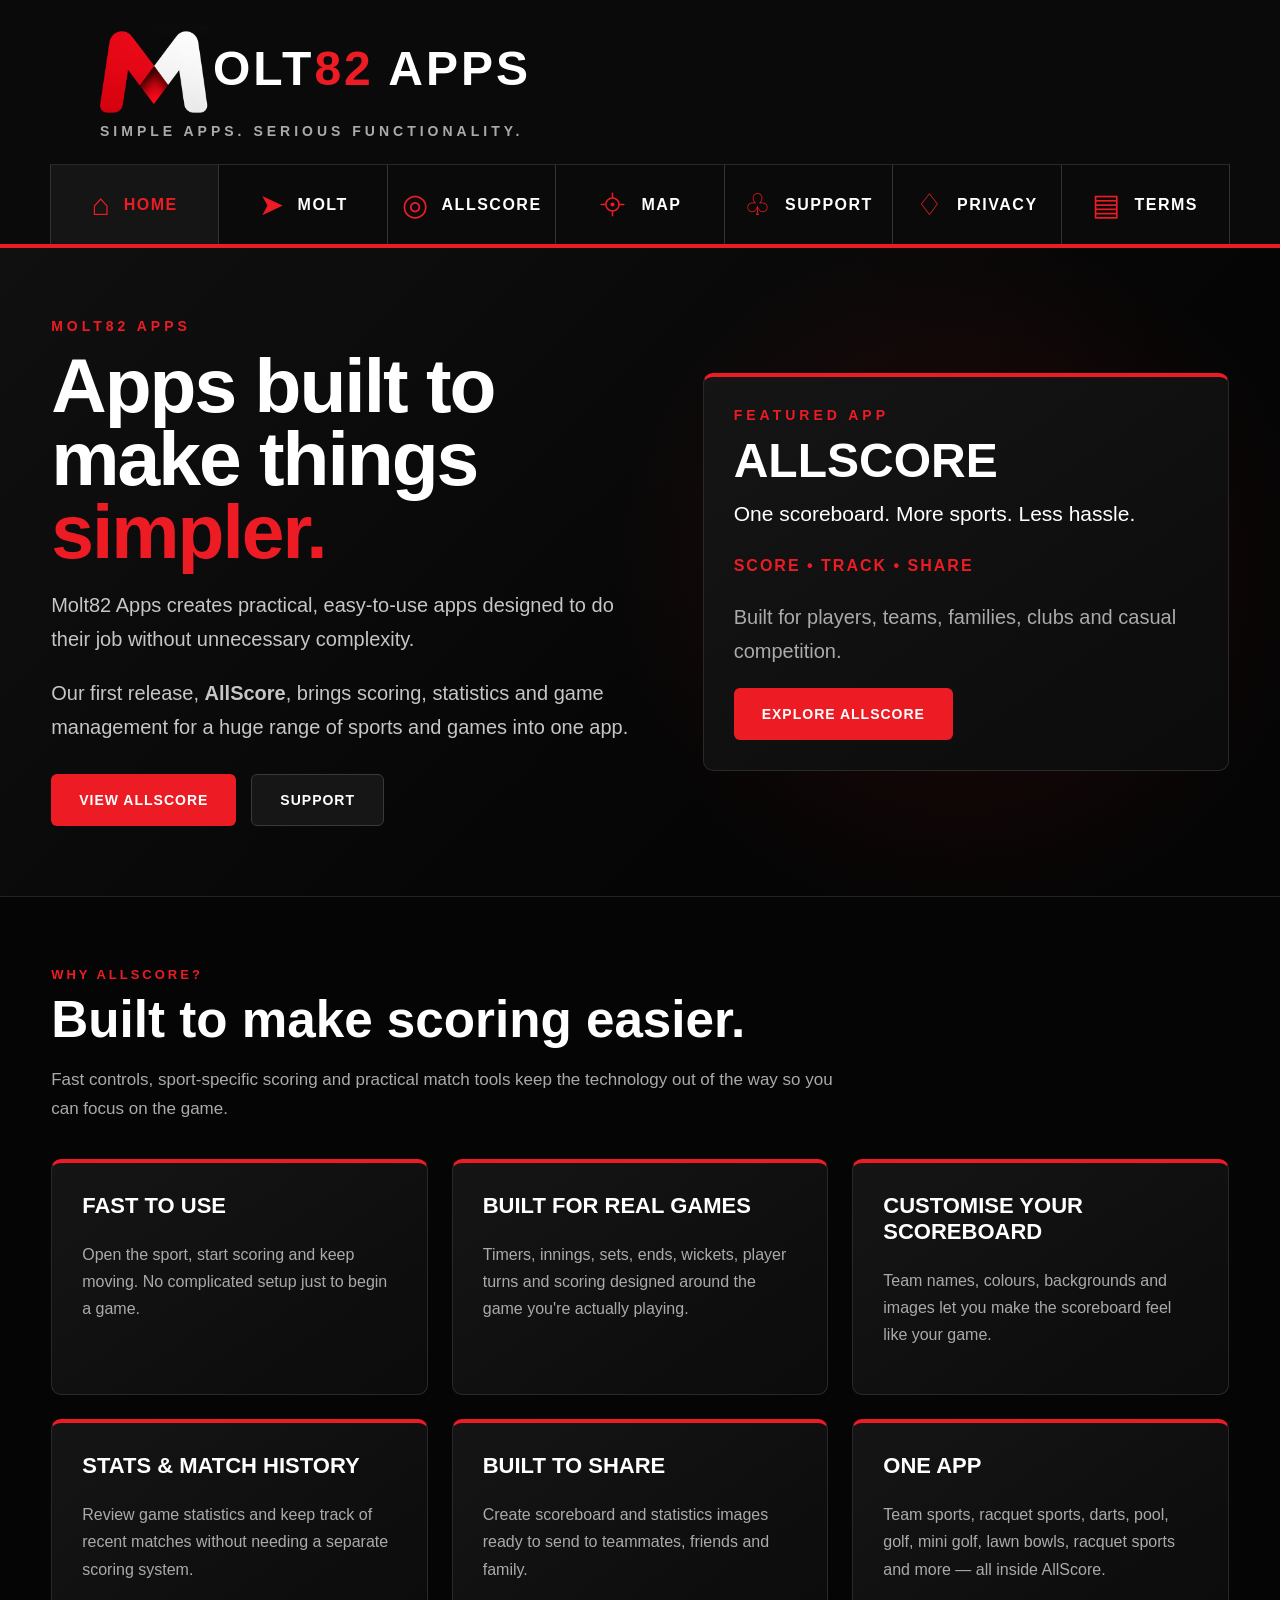
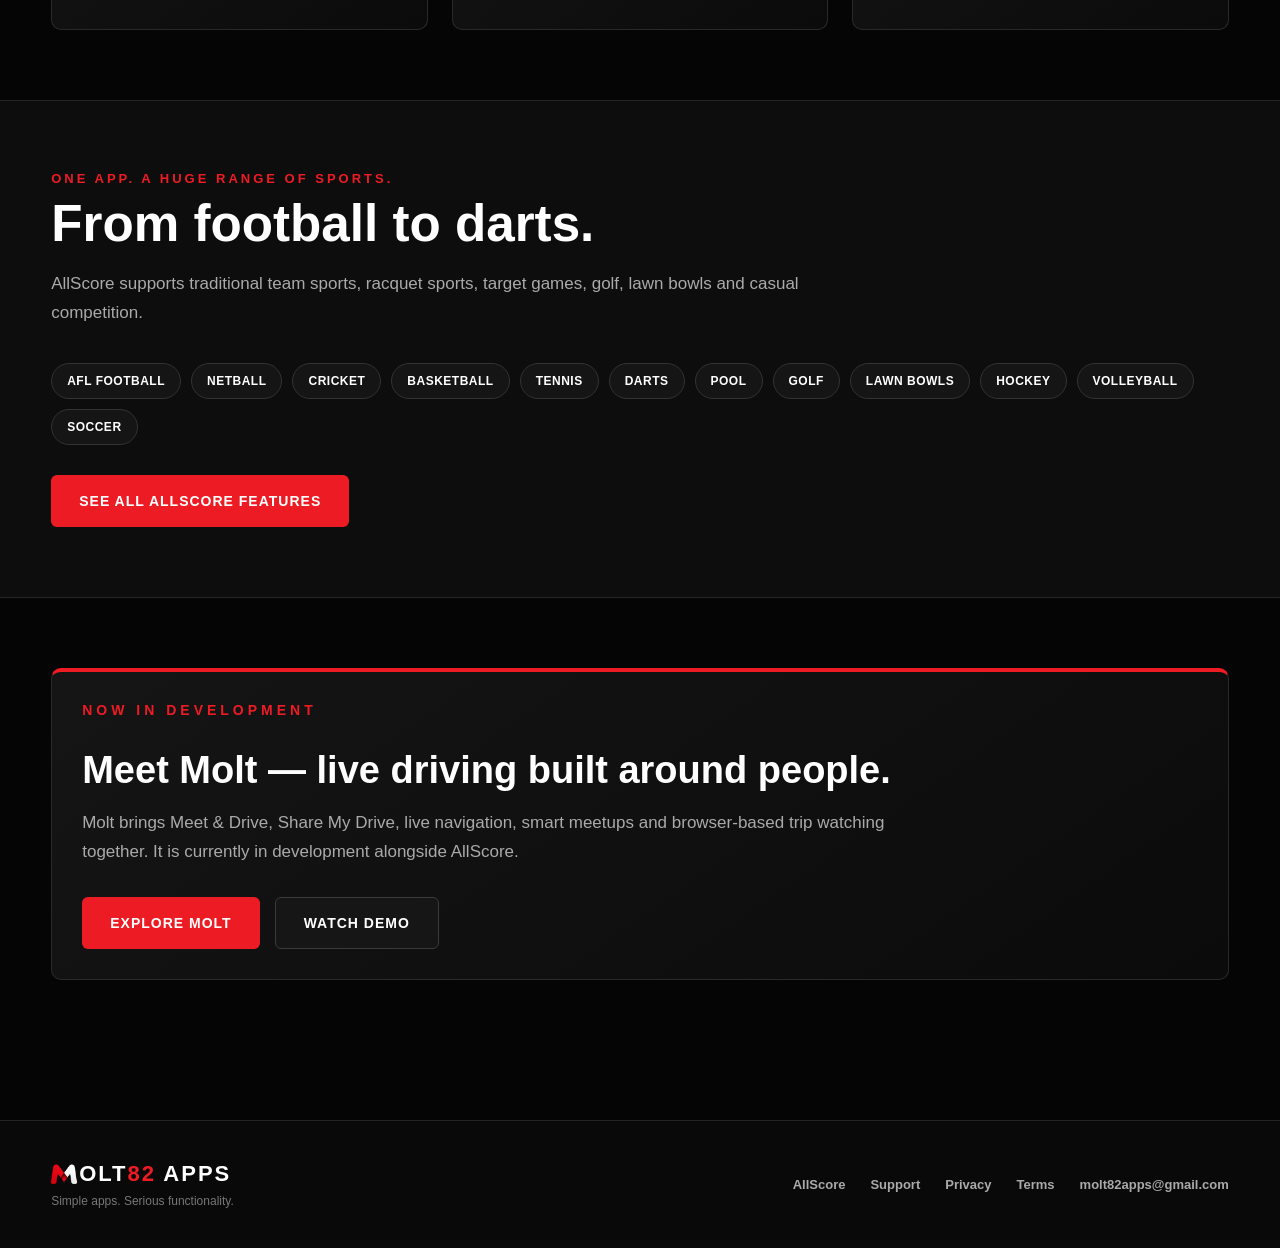
<file: index.html>
<!DOCTYPE html>
<html lang="en">
<head>
    <meta charset="UTF-8">

    <meta
        name="viewport"
        content="width=device-width, initial-scale=1.0">

    <title>Molt82 Apps</title>

    <meta
        name="description"
        content="Molt82 Apps creates practical apps designed to be simple, useful and easy to use.">

    <link
        rel="stylesheet"
        href="/css/style.css?v=14">
    <link rel="icon" type="image/png" href="/images/molt-brand-m.png?v=14">

<style id="molt-critical-fallback">
html,body{margin:0;background:#050505;color:#fff;font-family:Arial,Helvetica,sans-serif}a{color:inherit}.site-header{background:#0a0a0a;border-bottom:4px solid #ed1c24}.header-inner,.main-nav,.hero-inner,.section-inner,.footer-inner{max-width:1180px;margin:0 auto}.brand{text-decoration:none;color:#fff}.brand-name{display:flex;align-items:center;font-weight:800}.brand-m-image,.footer-m-image{display:inline-block;object-fit:contain}.main-nav{display:flex;flex-wrap:wrap}.nav-link{text-decoration:none}.site-footer{background:#090909;border-top:1px solid #242424}
</style>
</head>

<body>


<!-- =========================================================
     HEADER
     ========================================================= -->

<header class="site-header">

    <div class="header-inner">

        <a
            class="brand"
            href="index.html">

            <div class="brand-name"><img class="brand-m-image" src="/images/molt-brand-m.png?v=13-fix1" alt=""><span class="brand-letters">OLT</span><span>82</span><span class="brand-apps">&nbsp;APPS</span></div>

            <div class="brand-tagline">
                SIMPLE APPS. SERIOUS FUNCTIONALITY.
            </div>

        </a>

    </div>


    <!-- NAVIGATION -->

    <nav class="main-nav">

        <a
            class="nav-link active"
            href="index.html">

            <span class="nav-icon">⌂</span>

            <span class="nav-label">
                HOME
            </span>

        </a>


        <a class="nav-link" href="molt/index.html">
            <span class="nav-icon">➤</span>
            <span class="nav-label">MOLT</span>
        </a><a
            class="nav-link"
            href="molt-score.html">

            <span class="nav-icon">◎</span>

            <span class="nav-label">
                ALLSCORE
            </span>

        </a>

        

        <a class="nav-link" href="/map/">
            <span class="nav-icon map-nav-icon" aria-hidden="true"><svg viewBox="0 0 64 64" focusable="false"><circle cx="32" cy="32" r="14.5"></circle><circle cx="32" cy="32" r="4.5" class="map-target-dot"></circle><line x1="32" y1="7" x2="32" y2="16"></line><line x1="32" y1="48" x2="32" y2="57"></line><line x1="7" y1="32" x2="16" y2="32"></line><line x1="48" y1="32" x2="57" y2="32"></line></svg></span>
            <span class="nav-label">MAP</span>
        </a>


        <a
            class="nav-link"
            href="support.html">

            <span class="nav-icon">♧</span>

            <span class="nav-label">
                SUPPORT
            </span>

        </a>


        <a
            class="nav-link"
            href="privacy.html">

            <span class="nav-icon">♢</span>

            <span class="nav-label">
                PRIVACY
            </span>

        </a>


        <a
            class="nav-link"
            href="terms.html">

            <span class="nav-icon">▤</span>

            <span class="nav-label">
                TERMS
            </span>

        </a>

    </nav>

</header>



<!-- =========================================================
     MAIN
     ========================================================= -->

<main>


    <!-- HERO -->

    <section class="hero">

        <div class="hero-inner">

            <div>

                <div class="hero-eyebrow">
                    MOLT82 APPS
                </div>

                <h1>
                    Apps built to make things
                    <span>simpler.</span>
                </h1>

                <p>
                    Molt82 Apps creates practical,
                    easy-to-use apps designed to do
                    their job without unnecessary
                    complexity.
                </p>

                <p>
                    Our first release,
                    <strong>AllScore</strong>,
                    brings scoring, statistics and
                    game management for a huge range
                    of sports and games into one app.
                </p>


                <div class="button-row">

                    <a
                        class="button button-red"
                        href="molt-score.html">

                        VIEW ALLSCORE

                    </a>


                    <a
                        class="button button-dark"
                        href="support.html">

                        SUPPORT

                    </a>

                </div>

            </div>


            <!-- RIGHT SIDE FEATURE CARD -->

            <div class="card card-accent">

                <div class="hero-eyebrow">
                    FEATURED APP
                </div>

                <h2
                    style="
                        font-size: 48px;
                        margin: 10px 0 8px;
                    ">

                    ALLSCORE

                </h2>

                <p
                    style="
                        font-size: 21px;
                        color: #ffffff;
                        margin-top: 0;
                    ">

                    One scoreboard.
                    More sports.
                    Less hassle.

                </p>


                <div
                    style="
                        margin: 25px 0;
                        color: #ed1c24;
                        font-weight: 900;
                        letter-spacing: 2px;
                    ">

                    SCORE • TRACK • SHARE

                </div>


                <p>
                    Built for players, teams,
                    families, clubs and casual
                    competition.
                </p>


                <a
                    class="button button-red"
                    href="molt-score.html">

                    EXPLORE ALLSCORE

                </a>

            </div>

        </div>

    </section>



    <!-- =====================================================
         WHY ALLSCORE
         ===================================================== -->

    <section class="content">

        <div class="section-heading">

            <div class="eyebrow">
                WHY ALLSCORE?
            </div>

            <h2>
                Built to make scoring easier.
            </h2>

            <p>
                Fast controls, sport-specific scoring
                and practical match tools keep the
                technology out of the way so you can
                focus on the game.
            </p>

        </div>


        <div class="cards">


            <article class="card card-accent">

                <h3>
                    FAST TO USE
                </h3>

                <p>
                    Open the sport, start scoring and
                    keep moving. No complicated setup
                    just to begin a game.
                </p>

            </article>


            <article class="card card-accent">

                <h3>
                    BUILT FOR REAL GAMES
                </h3>

                <p>
                    Timers, innings, sets, ends,
                    wickets, player turns and scoring
                    designed around the game you're
                    actually playing.
                </p>

            </article>


            <article class="card card-accent">

                <h3>
                    CUSTOMISE YOUR SCOREBOARD
                </h3>

                <p>
                    Team names, colours, backgrounds
                    and images let you make the
                    scoreboard feel like your game.
                </p>

            </article>


            <article class="card card-accent">

                <h3>
                    STATS & MATCH HISTORY
                </h3>

                <p>
                    Review game statistics and keep
                    track of recent matches without
                    needing a separate scoring system.
                </p>

            </article>


            <article class="card card-accent">

                <h3>
                    BUILT TO SHARE
                </h3>

                <p>
                    Create scoreboard and statistics
                    images ready to send to teammates,
                    friends and family.
                </p>

            </article>


            <article class="card card-accent">

                <h3>
                    ONE APP
                </h3>

                <p>
                    Team sports, racquet sports,
                    darts, pool, golf, mini golf, lawn bowls,
                    racquet sports and more — all inside AllScore.
                </p>

            </article>

        </div>

    </section>



    <!-- =====================================================
         SPORTS STRIP
         ===================================================== -->

    <section
        style="
            background: #0d0d0d;
            border-top: 1px solid #252525;
            border-bottom: 1px solid #252525;
        ">

        <div class="content">

            <div class="section-heading">

                <div class="eyebrow">
                    ONE APP. A HUGE RANGE OF SPORTS.
                </div>

                <h2>
                    From football to darts.
                </h2>

                <p>
                    AllScore supports traditional
                    team sports, racquet sports,
                    target games, golf, lawn bowls
                    and casual competition.
                </p>

            </div>


            <div
                style="
                    display: flex;
                    flex-wrap: wrap;
                    gap: 10px;
                    margin-bottom: 30px;
                ">

                <span class="sport-pill">AFL FOOTBALL</span>
                <span class="sport-pill">NETBALL</span>
                <span class="sport-pill">CRICKET</span>
                <span class="sport-pill">BASKETBALL</span>
                <span class="sport-pill">TENNIS</span>
                <span class="sport-pill">DARTS</span>
                <span class="sport-pill">POOL</span>
                <span class="sport-pill">GOLF</span>
                <span class="sport-pill">LAWN BOWLS</span>
                <span class="sport-pill">HOCKEY</span>
                <span class="sport-pill">VOLLEYBALL</span>
                <span class="sport-pill">SOCCER</span>

            </div>


            <a
                class="button button-red"
                href="molt-score.html">

                SEE ALL ALLSCORE FEATURES

            </a>

        </div>

    </section>



    <!-- =====================================================
         FUTURE APPS
         ===================================================== -->

    <section class="content">

        <div class="card card-accent">

            <div class="hero-eyebrow">
                NOW IN DEVELOPMENT
            </div>

            <h2
                style="
                    font-size: 38px;
                    margin-bottom: 10px;
                ">

                Meet Molt — live driving built around people.

            </h2>

            <p
                style="
                    max-width: 850px;
                    font-size: 17px;
                ">

                Molt brings Meet & Drive, Share My Drive, live navigation,
                smart meetups and browser-based trip watching together.
                It is currently in development alongside AllScore.

            </p>

            <div class="button-row">
                <a class="button button-red" href="molt/index.html">EXPLORE MOLT</a>
                <a class="button button-dark" href="molt/watch/?id=DEMO123">WATCH DEMO</a>
            </div>

        </div>

    </section>


</main>



<!-- =========================================================
     FOOTER
     ========================================================= -->

<footer class="site-footer">

    <div class="footer-inner">

        <div>

            <div class="footer-brand"><img class="footer-m-image" src="/images/molt-brand-m.png?v=13-fix1" alt=""><span class="brand-letters">OLT</span><span>82</span><span class="brand-apps">&nbsp;APPS</span></div>

            <div
                style="
                    color: #777777;
                    margin-top: 7px;
                    font-size: 12px;
                ">

                Simple apps. Serious functionality.

            </div>

        </div>


        <div class="footer-links">

            <a href="molt-score.html">
                AllScore
            </a>

            <a href="support.html">
                Support
            </a>

            <a href="privacy.html">
                Privacy
            </a>

            <a href="terms.html">
                Terms
            </a>

            <a href="mailto:molt82apps@gmail.com">
                molt82apps@gmail.com
            </a>

        </div>

    </div>

</footer>


<style>

/* Small Home-only additions */

.eyebrow {
    color: #ed1c24;

    font-size: 13px;
    font-weight: 900;

    letter-spacing: 3px;
}


.sport-pill {
    padding: 10px 15px;

    background: #151515;

    border: 1px solid #333333;

    border-radius: 999px;

    color: #ffffff;

    font-size: 12px;
    font-weight: 800;

    letter-spacing: 0.5px;
}

.sport-pill:hover {
    border-color: #ed1c24;
}

</style>


</body>
</html>
</file>
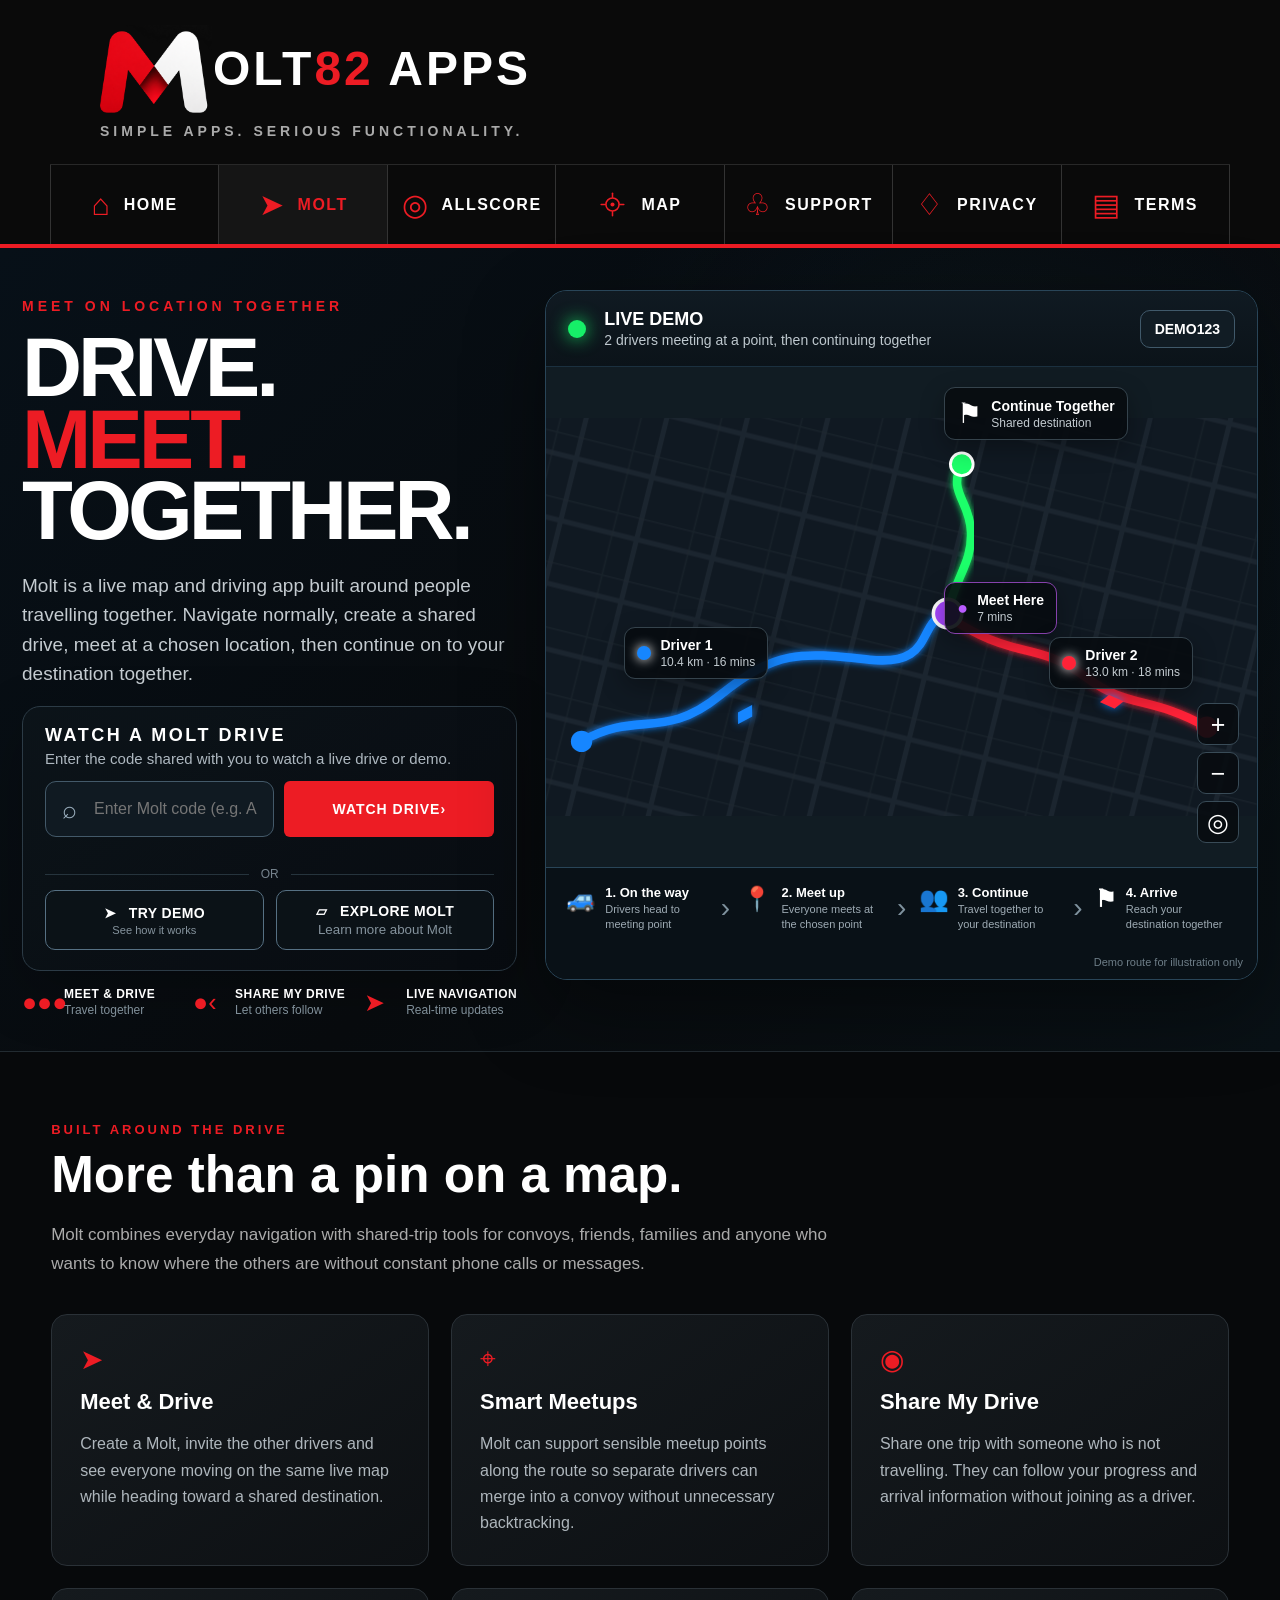
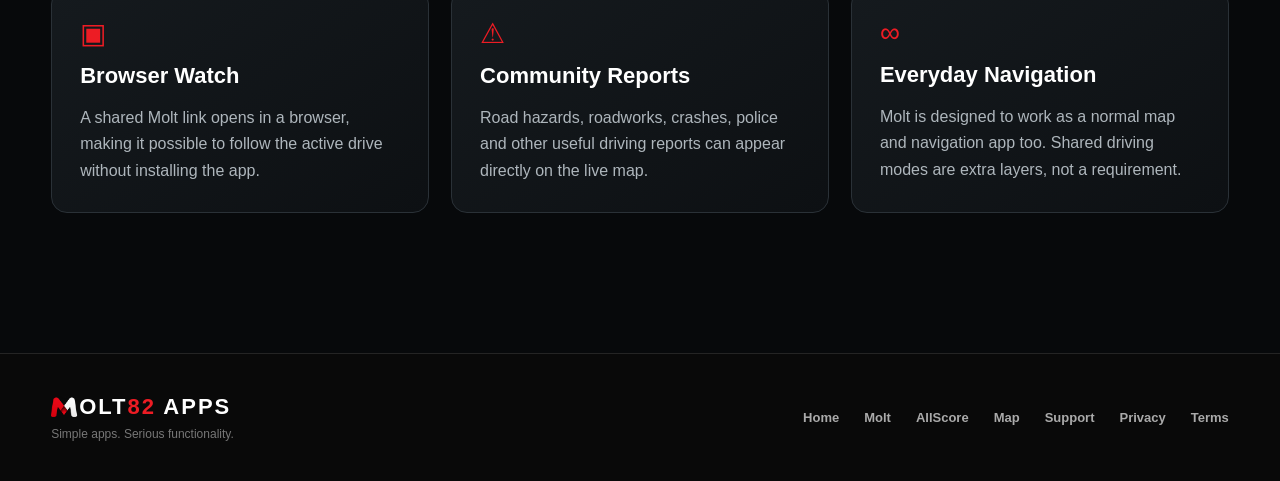
<file: molt/index.html>
<!DOCTYPE html>
<html lang="en">
<head>
<meta charset="UTF-8">
<meta name="viewport" content="width=device-width, initial-scale=1.0">
<title>Molt | Meet On Location Together</title>
<meta name="description" content="Molt brings live driving, Meet & Drive, Share My Drive, convoy meetups and browser-based trip watching together in one map experience.">
<link rel="stylesheet" href="/css/style.css?v=14">

<style id="molt-critical-fallback">
html,body{margin:0;background:#050505;color:#fff;font-family:Arial,Helvetica,sans-serif}a{color:inherit}.site-header{background:#0a0a0a;border-bottom:4px solid #ed1c24}.header-inner,.main-nav,.hero-inner,.section-inner,.footer-inner{max-width:1180px;margin:0 auto}.brand{text-decoration:none;color:#fff}.brand-name{display:flex;align-items:center;font-weight:800}.brand-m-image,.footer-m-image{display:inline-block;object-fit:contain}.main-nav{display:flex;flex-wrap:wrap}.nav-link{text-decoration:none}.site-footer{background:#090909;border-top:1px solid #242424}
</style>
</head>
<body class="molt-page">
<header class="site-header">
  <div class="header-inner">
    <a class="brand" href="../index.html">
      <div class="brand-name"><img class="brand-m-image" src="/images/molt-brand-m.png?v=13-fix1" alt=""><span class="brand-letters">OLT</span><span>82</span><span class="brand-apps">&nbsp;APPS</span></div>
      <div class="brand-tagline">SIMPLE APPS. SERIOUS FUNCTIONALITY.</div>
    </a>
  </div>
  <nav class="main-nav">
    <a class="nav-link" href="../index.html"><span class="nav-icon">⌂</span><span class="nav-label">HOME</span></a>
    <a class="nav-link active" href="index.html"><span class="nav-icon">➤</span><span class="nav-label">MOLT</span></a><a class="nav-link" href="../molt-score.html"><span class="nav-icon">◎</span><span class="nav-label">ALLSCORE</span></a>
    

        <a class="nav-link" href="/map/">
            <span class="nav-icon map-nav-icon" aria-hidden="true"><svg viewBox="0 0 64 64" focusable="false"><circle cx="32" cy="32" r="14.5"></circle><circle cx="32" cy="32" r="4.5" class="map-target-dot"></circle><line x1="32" y1="7" x2="32" y2="16"></line><line x1="32" y1="48" x2="32" y2="57"></line><line x1="7" y1="32" x2="16" y2="32"></line><line x1="48" y1="32" x2="57" y2="32"></line></svg></span>
            <span class="nav-label">MAP</span>
        </a>
    <a class="nav-link" href="../support.html"><span class="nav-icon">♧</span><span class="nav-label">SUPPORT</span></a>
    <a class="nav-link" href="../privacy.html"><span class="nav-icon">♢</span><span class="nav-label">PRIVACY</span></a>
    <a class="nav-link" href="../terms.html"><span class="nav-icon">▤</span><span class="nav-label">TERMS</span></a>
  </nav>
</header>

<main>
<section class="molt-home-hero">
  <div class="molt-home-grid">
    <div class="molt-home-copy">
      <div class="molt-kicker">MEET ON LOCATION TOGETHER</div>
      <h1>DRIVE.<br><span>MEET.</span><br>TOGETHER.</h1>
      <p>Molt is a live map and driving app built around people travelling together. Navigate normally, create a shared drive, meet at a chosen location, then continue on to your destination together.</p>

      <section class="molt-code-card" aria-labelledby="watchCodeTitle">
        <h2 id="watchCodeTitle">WATCH A MOLT DRIVE</h2>
        <p>Enter the code shared with you to watch a live drive or demo.</p>
        <form id="homeCodeForm" class="molt-code-form" novalidate>
          <div class="molt-code-input-wrap">
            <span class="molt-code-key" aria-hidden="true">⌕</span>
            <input id="homeMoltCode" type="text" maxlength="12" inputmode="text" autocomplete="off" autocapitalize="characters" spellcheck="false" placeholder="Enter Molt code (e.g. ABC123)" aria-label="Enter Molt code">
          </div>
          <button class="button button-red" id="homeWatchButton" type="submit">WATCH DRIVE <span aria-hidden="true">›</span></button>
        </form>
        <div class="molt-code-message" id="homeCodeMessage" role="status"></div>
        <div class="molt-code-divider"><span>OR</span></div>
        <div class="molt-code-actions">
          <button type="button" class="molt-outline-action" id="homeDemoButton"><strong>➤ &nbsp; TRY DEMO</strong><small>See how it works</small></button>
          <a class="molt-outline-action" href="#meet-drive"><strong>▱ &nbsp; EXPLORE MOLT</strong><small>Learn more about Molt</small></a>
        </div>
      </section>

      <div class="molt-home-features">
        <div><span>●●●</span><strong>MEET & DRIVE</strong><small>Travel together</small></div>
        <div><span>●‹</span><strong>SHARE MY DRIVE</strong><small>Let others follow</small></div>
        <div><span>➤</span><strong>LIVE NAVIGATION</strong><small>Real-time updates</small></div>
      </div>
    </div>

    <div class="molt-demo-card" aria-label="Illustration of two drivers meeting then continuing together">
      <div class="molt-demo-head">
        <div><span class="molt-demo-live-dot"></span><strong>LIVE DEMO</strong><small>2 drivers meeting at a point, then continuing together</small></div>
        <span class="molt-demo-code">DEMO123</span>
      </div>
      <div class="molt-demo-map" id="homeDemoMap">
        <svg class="molt-demo-svg" viewBox="0 0 1000 560" role="img" aria-label="Generic illustrated road map with two routes joining at a meeting point and continuing to a shared destination">
          <defs>
            <pattern id="smallRoads" width="110" height="90" patternUnits="userSpaceOnUse" patternTransform="rotate(14)">
              <path d="M0 45 H110 M55 0 V90" stroke="#26323b" stroke-width="7" opacity=".48"/>
              <path d="M0 15 H110 M20 0 V90" stroke="#1d272f" stroke-width="2" opacity=".55"/>
            </pattern>
            <filter id="glowBlue"><feGaussianBlur stdDeviation="5" result="b"/><feMerge><feMergeNode in="b"/><feMergeNode in="SourceGraphic"/></feMerge></filter>
            <filter id="glowRed"><feGaussianBlur stdDeviation="5" result="b"/><feMerge><feMergeNode in="b"/><feMergeNode in="SourceGraphic"/></feMerge></filter>
            <filter id="glowGreen"><feGaussianBlur stdDeviation="5" result="b"/><feMerge><feMergeNode in="b"/><feMergeNode in="SourceGraphic"/></feMerge></filter>
          </defs>
          <rect width="1000" height="560" fill="#101922"/>
          <rect width="1000" height="560" fill="url(#smallRoads)"/>
          <path d="M50,455 C130,410 165,455 245,390 S360,330 455,340 S520,285 565,275" fill="none" stroke="#1686ff" stroke-width="12" stroke-linecap="round" filter="url(#glowBlue)"/>
          <path d="M930,435 C850,390 820,410 760,365 S670,335 610,305 S585,282 565,275" fill="none" stroke="#ff2337" stroke-width="12" stroke-linecap="round" filter="url(#glowRed)"/>
          <path d="M565,275 C575,225 600,205 598,160 S565,105 585,65" fill="none" stroke="#1cff6a" stroke-width="12" stroke-linecap="round" filter="url(#glowGreen)"/>
          <circle cx="50" cy="455" r="15" fill="#1686ff"/><circle cx="930" cy="435" r="15" fill="#ff2337"/>
          <circle cx="565" cy="275" r="20" fill="#a646ff" stroke="#fff" stroke-width="5"/>
          <circle cx="585" cy="65" r="16" fill="#1cff6a" stroke="#fff" stroke-width="4"/>
        </svg>

        <div class="molt-demo-destination"><span>⚑</span><div><strong>Continue Together</strong><small>Shared destination</small></div></div>
        <div class="molt-demo-meeting"><span>●</span><div><strong>Meet Here</strong><small id="homeMeetEta">2 mins</small></div></div>
        <div class="molt-demo-driver-label one"><i></i><div><strong>Driver 1</strong><small id="homeDriverOneMeta">12 km · 18 mins</small></div></div>
        <div class="molt-demo-driver-label two"><i></i><div><strong>Driver 2</strong><small id="homeDriverTwoMeta">15 km · 20 mins</small></div></div>
        <div class="molt-demo-car blue" id="homeDemoCarOne">▰</div>
        <div class="molt-demo-car red" id="homeDemoCarTwo">▰</div>
        <div class="molt-demo-car convoy" id="homeDemoConvoy">▰ ▰</div>
        <div class="molt-demo-controls"><button type="button" aria-label="Zoom in">+</button><button type="button" aria-label="Zoom out">−</button><button type="button" aria-label="Centre map">◎</button></div>
      </div>
      <div class="molt-demo-steps">
        <div><b>🚙</b><span><strong>1. On the way</strong><small>Drivers head to meeting point</small></span></div>
        <i>›</i>
        <div><b>📍</b><span><strong>2. Meet up</strong><small>Everyone meets at the chosen point</small></span></div>
        <i>›</i>
        <div><b>👥</b><span><strong>3. Continue</strong><small>Travel together to your destination</small></span></div>
        <i>›</i>
        <div><b>⚑</b><span><strong>4. Arrive</strong><small>Reach your destination together</small></span></div>
      </div>
      <div class="molt-demo-note">Demo route for illustration only</div>
    </div>
  </div>
</section>

<section class="content" id="meet-drive">
  <div class="section-heading"><div class="eyebrow">BUILT AROUND THE DRIVE</div><h2>More than a pin on a map.</h2><p>Molt combines everyday navigation with shared-trip tools for convoys, friends, families and anyone who wants to know where the others are without constant phone calls or messages.</p></div>
  <div class="molt-feature-grid">
    <article class="molt-feature"><div class="molt-feature-icon">➤</div><h3>Meet & Drive</h3><p>Create a Molt, invite the other drivers and see everyone moving on the same live map while heading toward a shared destination.</p></article>
    <article class="molt-feature"><div class="molt-feature-icon">⌖</div><h3>Smart Meetups</h3><p>Molt can support sensible meetup points along the route so separate drivers can merge into a convoy without unnecessary backtracking.</p></article>
    <article class="molt-feature"><div class="molt-feature-icon">◉</div><h3>Share My Drive</h3><p>Share one trip with someone who is not travelling. They can follow your progress and arrival information without joining as a driver.</p></article>
    <article class="molt-feature"><div class="molt-feature-icon">▣</div><h3>Browser Watch</h3><p>A shared Molt link opens in a browser, making it possible to follow the active drive without installing the app.</p></article>
    <article class="molt-feature"><div class="molt-feature-icon">⚠</div><h3>Community Reports</h3><p>Road hazards, roadworks, crashes, police and other useful driving reports can appear directly on the live map.</p></article>
    <article class="molt-feature"><div class="molt-feature-icon">∞</div><h3>Everyday Navigation</h3><p>Molt is designed to work as a normal map and navigation app too. Shared driving modes are extra layers, not a requirement.</p></article>
  </div>
</section>
</main>

<footer class="site-footer"><div class="footer-inner"><div><div class="footer-brand"><img class="footer-m-image" src="/images/molt-brand-m.png?v=13-fix1" alt=""><span class="brand-letters">OLT</span><span>82</span><span class="brand-apps">&nbsp;APPS</span></div><div style="color:#777;margin-top:7px;font-size:12px">Simple apps. Serious functionality.</div></div><div class="footer-links"><a href="../index.html">Home</a><a href="index.html">Molt</a><a href="../molt-score.html">AllScore</a><a href="/map/">Map</a><a href="../support.html">Support</a><a href="../privacy.html">Privacy</a><a href="../terms.html">Terms</a></div></div></footer>

<script src="firebase-config.js?v=8"></script>
<script src="js/molt-live.js?v=8"></script>
<script>
(function(){
  const form = document.getElementById('homeCodeForm');
  const input = document.getElementById('homeMoltCode');
  const msg = document.getElementById('homeCodeMessage');
  const button = document.getElementById('homeWatchButton');

  function go(code){ window.location.href = 'watch/?id=' + encodeURIComponent(code); }
  input.addEventListener('input', function(){ input.value = MoltLive.normalizeCode(input.value); msg.textContent = ''; });
  document.getElementById('homeDemoButton').addEventListener('click', function(){ go('DEMO123'); });

  form.addEventListener('submit', async function(e){
    e.preventDefault();
    const code = MoltLive.normalizeCode(input.value);
    if(!MoltLive.validCodeFormat(code)){
      msg.textContent = 'Enter a 4–12 character Molt code using letters and numbers.';
      input.focus(); return;
    }
    if(MoltLive.isDemoCode(code)){ go(code); return; }
    if(!MoltLive.configReady()){
      msg.textContent = 'Live Watch is temporarily unavailable because the Firebase web configuration is missing.';
      return;
    }
    button.disabled = true; button.textContent = 'CHECKING…'; msg.textContent = 'Checking Molt code…';
    try {
      const exists = await MoltLive.sessionExists(code);
      if(exists) go(code); else msg.textContent = 'That Molt code is not active. Check the code and try again.';
    } catch(err) {
      msg.textContent = MoltLive.friendlyError(err);
    } finally {
      button.disabled = false; button.innerHTML = 'WATCH DRIVE <span aria-hidden="true">›</span>';
    }
  });

  // Home illustration: both drivers meet, then continue together.
  const c1 = document.getElementById('homeDemoCarOne');
  const c2 = document.getElementById('homeDemoCarTwo');
  const convoy = document.getElementById('homeDemoConvoy');
  const d1 = document.getElementById('homeDriverOneMeta');
  const d2 = document.getElementById('homeDriverTwoMeta');
  const meetEta = document.getElementById('homeMeetEta');
  const cycle = 18000;
  function frame(now){
    const p = (now % cycle) / cycle;
    if(p < .56){
      const q = p/.56;
      c1.style.display = 'block'; c2.style.display = 'block'; convoy.style.display = 'none';
      c1.style.left = (22 + 32*q) + '%'; c1.style.top = (70 - 26*q) + '%';
      c2.style.left = (82 - 28*q) + '%'; c2.style.top = (67 - 23*q) + '%';
      const mins = Math.max(1, Math.ceil(8*(1-q)));
      meetEta.textContent = mins + ' min' + (mins===1?'':'s');
      d1.textContent = Math.max(0.4,12*(1-q)).toFixed(1)+' km · '+Math.max(1,Math.ceil(18*(1-q)))+' mins';
      d2.textContent = Math.max(0.5,15*(1-q)).toFixed(1)+' km · '+Math.max(1,Math.ceil(20*(1-q)))+' mins';
    } else {
      const q = Math.min((p-.56)/.34,1);
      c1.style.display = 'none'; c2.style.display = 'none'; convoy.style.display = 'block';
      convoy.style.left = (54 + 4*q) + '%'; convoy.style.top = (44 - 34*q) + '%';
      meetEta.textContent = 'Met'; d1.textContent = 'Travelling together'; d2.textContent = 'Travelling together';
    }
    requestAnimationFrame(frame);
  }
  requestAnimationFrame(frame);
})();
</script>
</body>
</html>
</file>
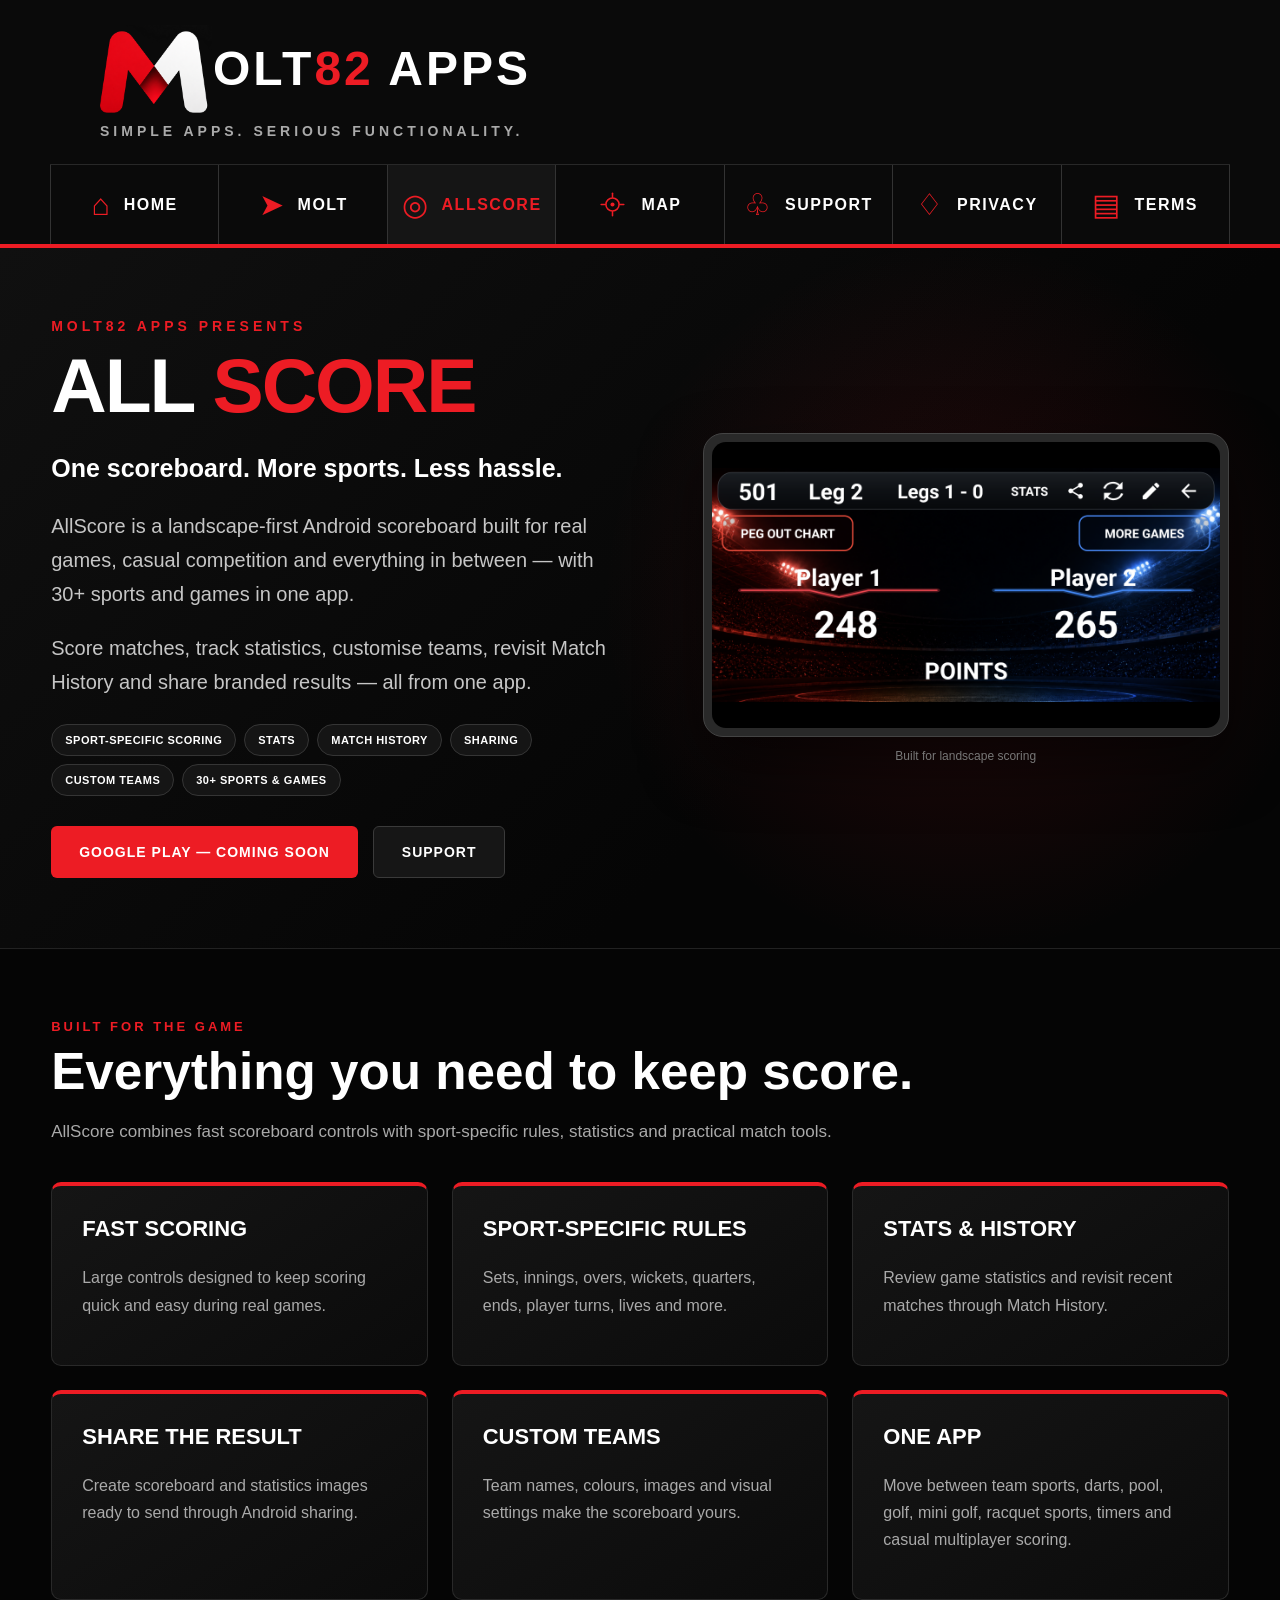
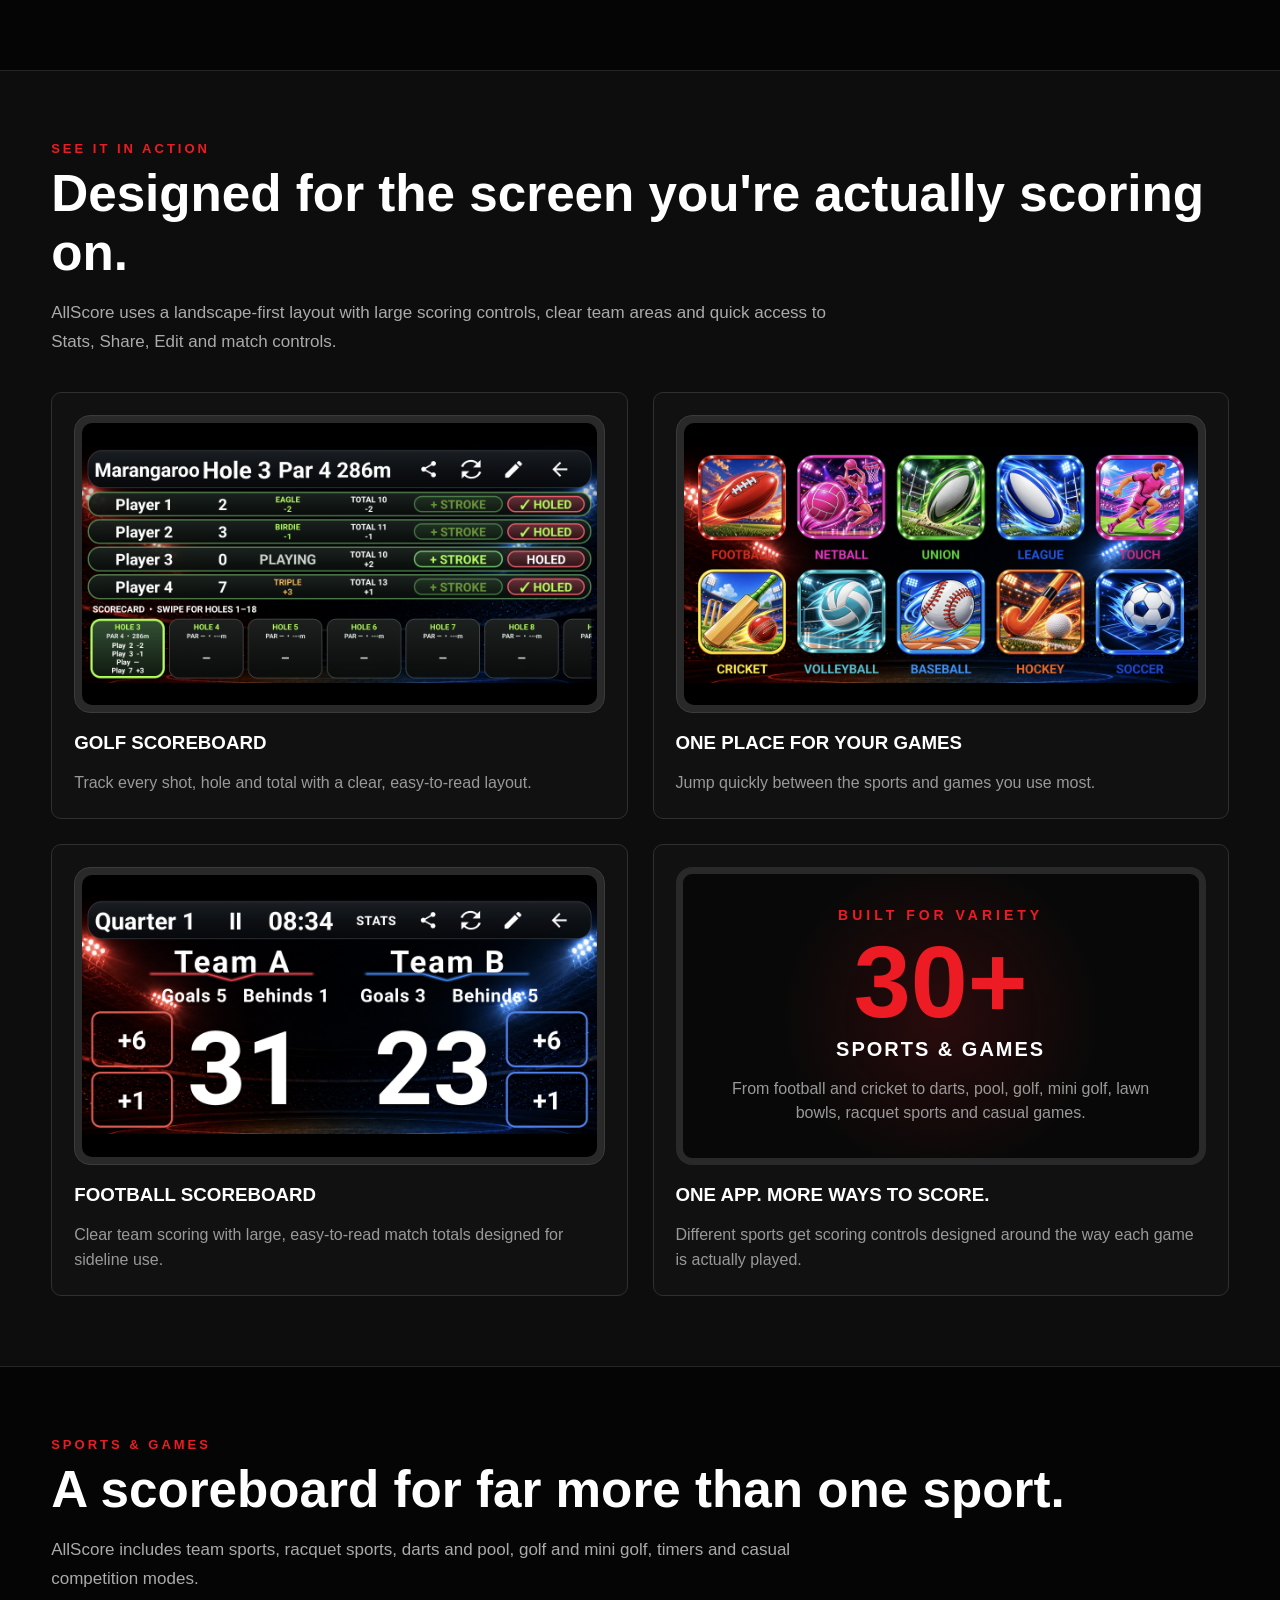
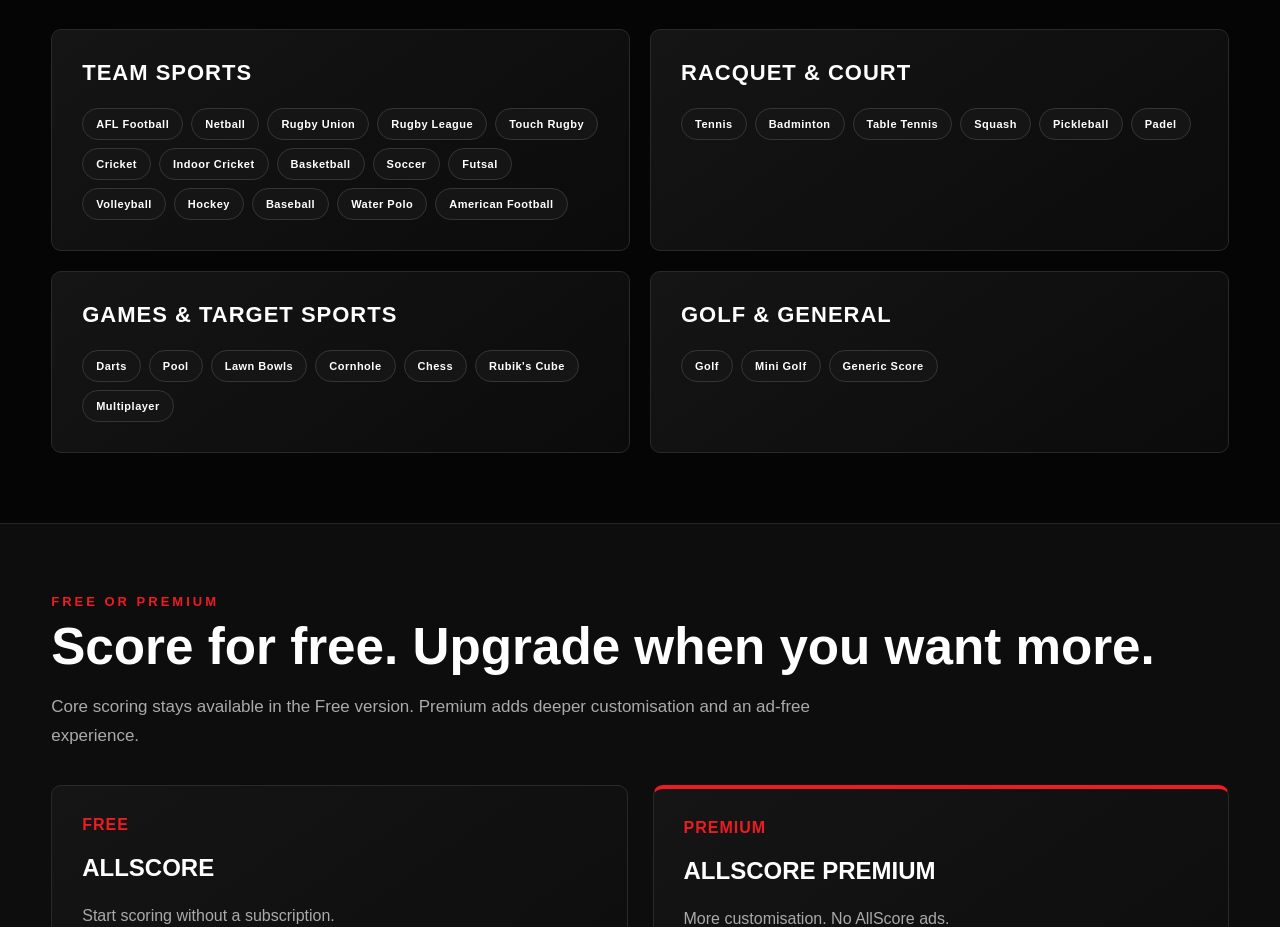
<file: allscore.html>
<!doctype html>
<html lang="en">
<head>
<meta charset="utf-8">
<meta name="viewport" content="width=device-width, initial-scale=1">
<title>AllScore | Molt82 Apps</title>
<meta http-equiv="refresh" content="0; url=molt-score.html">
<link rel="canonical" href="molt-score.html">
</head>
<body>
<p>Opening <a href="molt-score.html">AllScore</a>…</p>
</body>
</html>
</file>
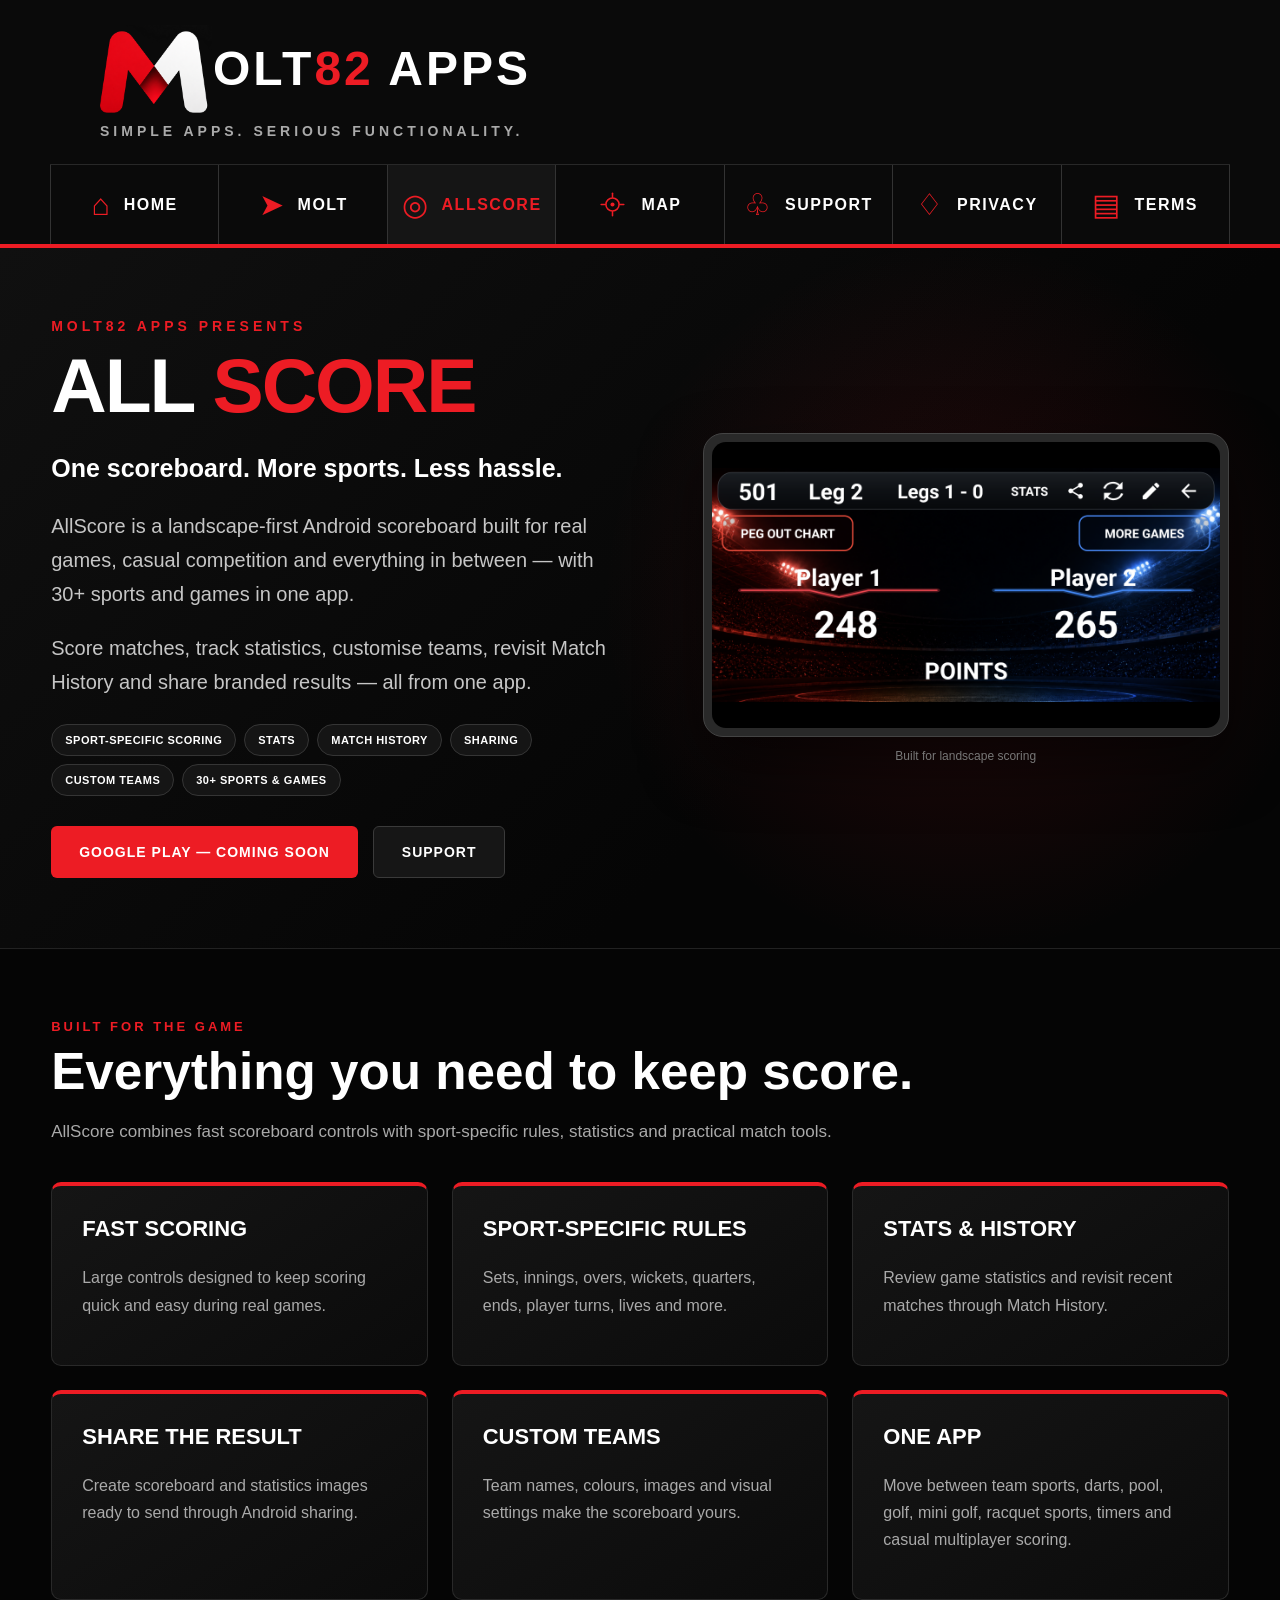
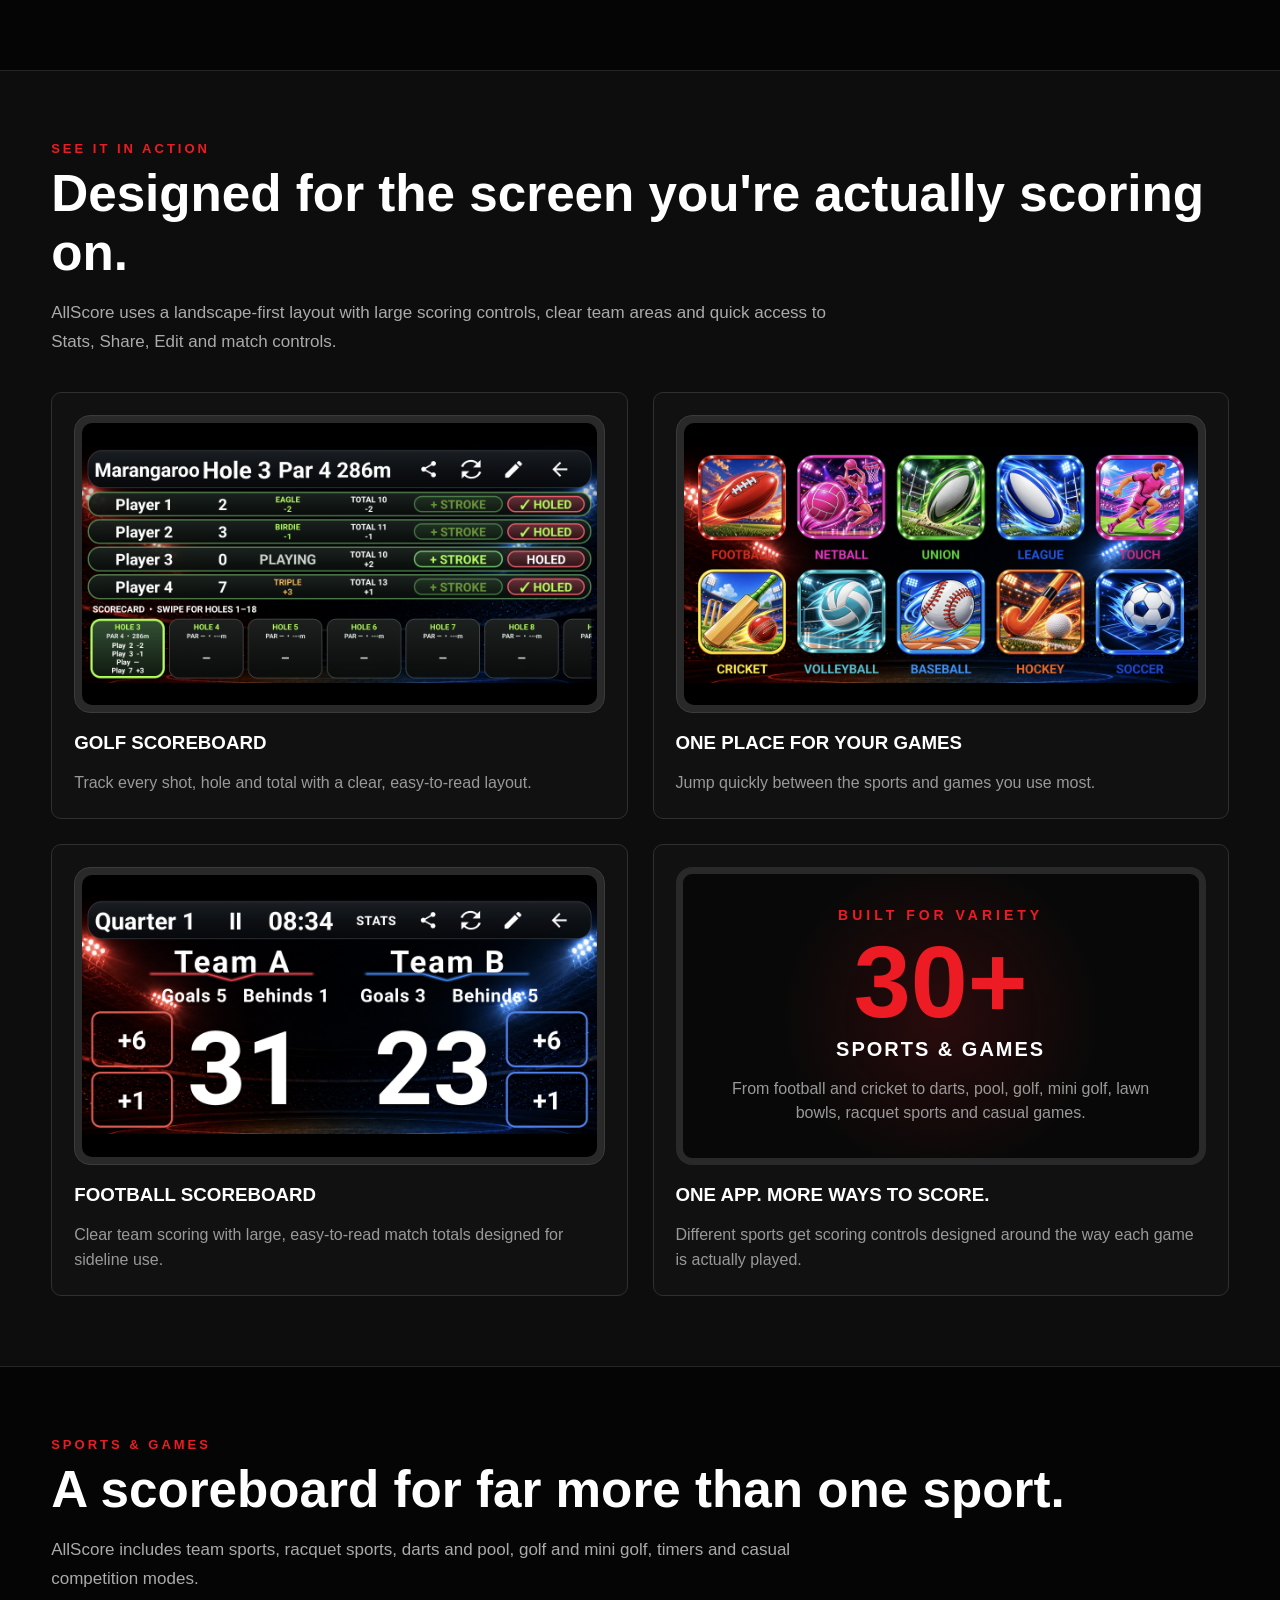
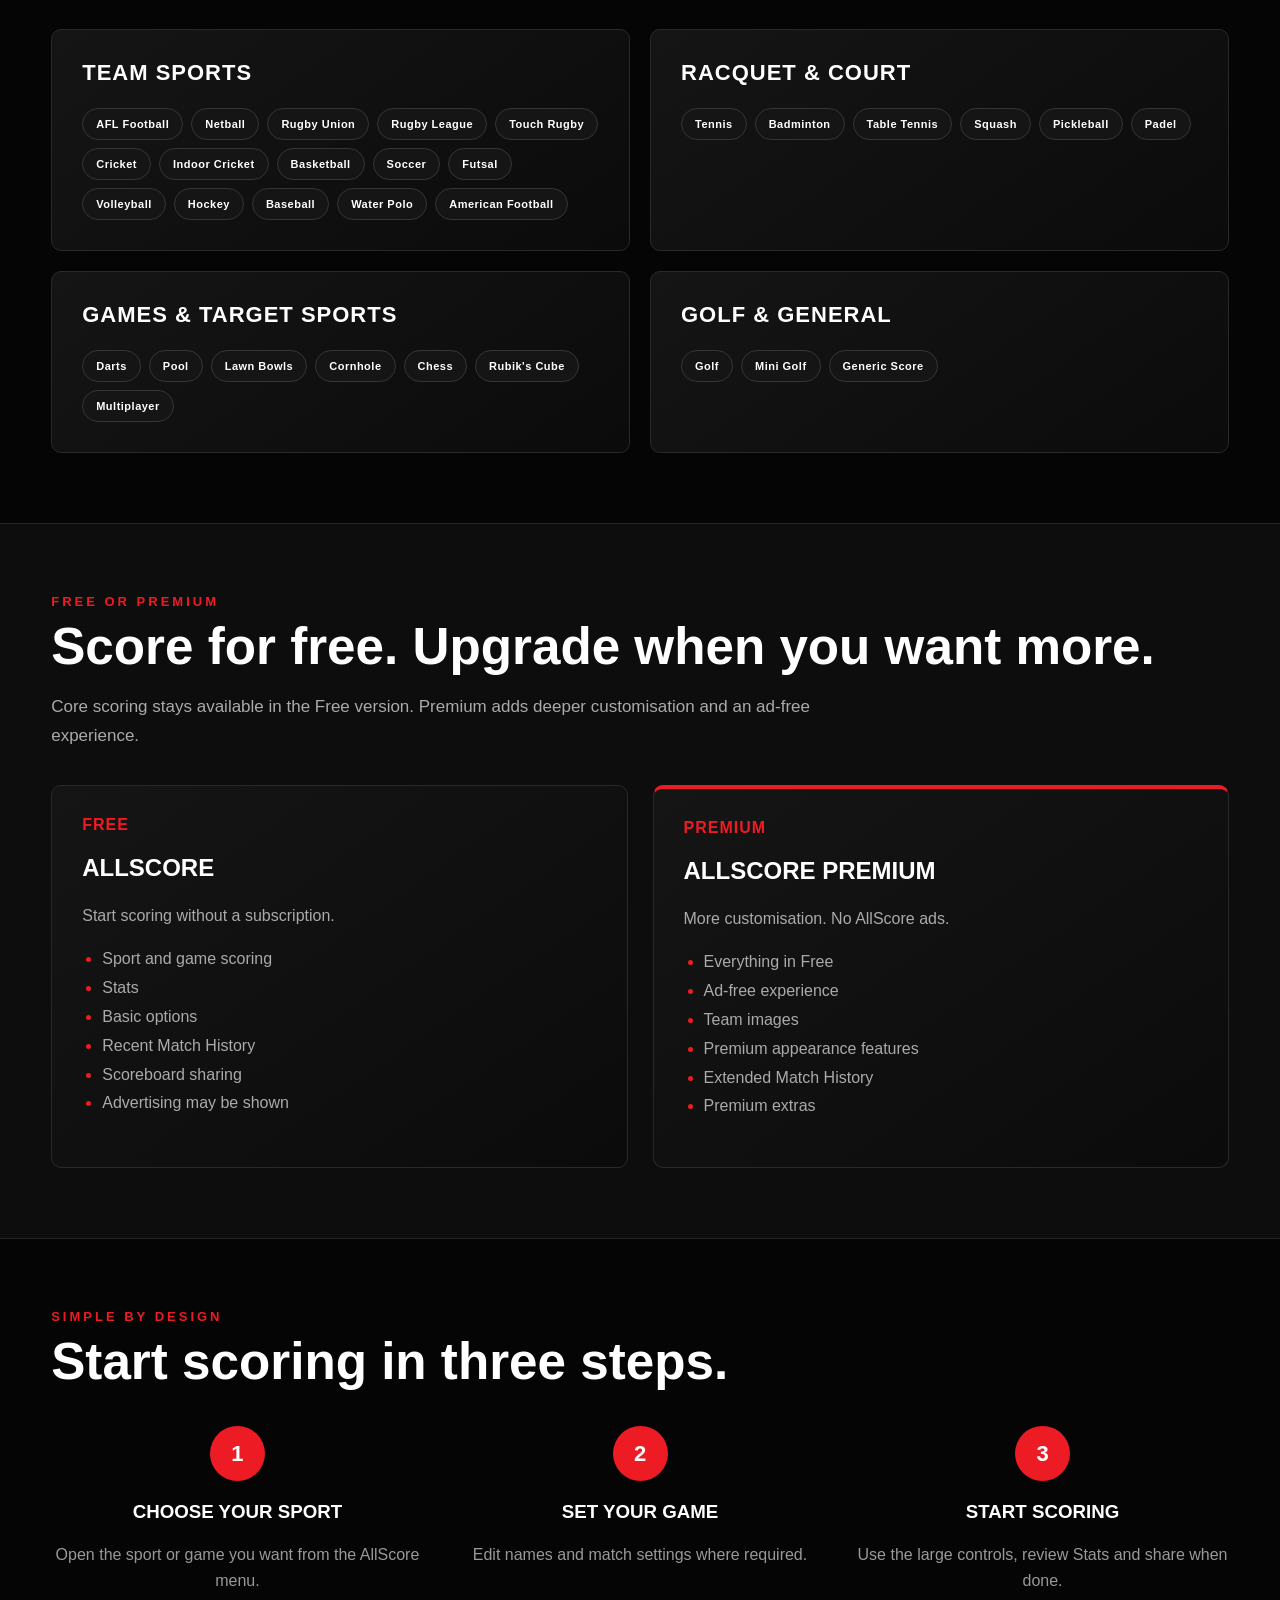
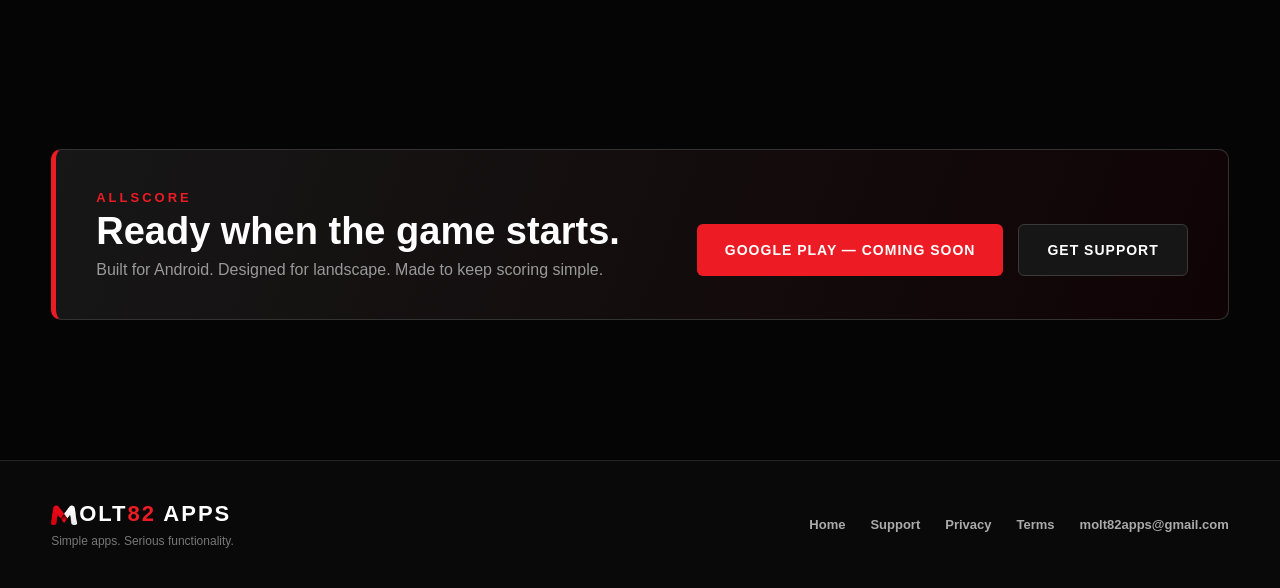
<file: molt-score.html>
<!DOCTYPE html>
<html lang="en">
<head>
    <meta charset="UTF-8">

    <meta
        name="viewport"
        content="width=device-width, initial-scale=1.0">

    <title>AllScore | Molt82 Apps</title>

    <meta
        name="description"
        content="AllScore is a landscape-first Android scoreboard for 30+ sports and games, with sport-specific scoring, stats, history, sharing and customisation.">

    <link
        rel="stylesheet"
        href="/css/style.css?v=14">
    <link rel="icon" type="image/png" href="/images/molt-brand-m.png?v=14">

<style id="molt-critical-fallback">
html,body{margin:0;background:#050505;color:#fff;font-family:Arial,Helvetica,sans-serif}a{color:inherit}.site-header{background:#0a0a0a;border-bottom:4px solid #ed1c24}.header-inner,.main-nav,.hero-inner,.section-inner,.footer-inner{max-width:1180px;margin:0 auto}.brand{text-decoration:none;color:#fff}.brand-name{display:flex;align-items:center;font-weight:800}.brand-m-image,.footer-m-image{display:inline-block;object-fit:contain}.main-nav{display:flex;flex-wrap:wrap}.nav-link{text-decoration:none}.site-footer{background:#090909;border-top:1px solid #242424}
</style>
</head>

<body>


<!-- =========================================================
     HEADER
     ========================================================= -->

<header class="site-header">

    <div class="header-inner">

        <a
            class="brand"
            href="index.html">

            <div class="brand-name"><img class="brand-m-image" src="/images/molt-brand-m.png?v=13-fix1" alt=""><span class="brand-letters">OLT</span><span>82</span><span class="brand-apps">&nbsp;APPS</span></div>

            <div class="brand-tagline">
                SIMPLE APPS. SERIOUS FUNCTIONALITY.
            </div>

        </a>

    </div>


    <nav class="main-nav">

        <a
            class="nav-link"
            href="index.html">

            <span class="nav-icon">⌂</span>
            <span class="nav-label">HOME</span>

        </a>


        <a class="nav-link" href="molt/index.html">
            <span class="nav-icon">➤</span>
            <span class="nav-label">MOLT</span>
        </a><a
            class="nav-link active"
            href="molt-score.html">

            <span class="nav-icon">◎</span>
            <span class="nav-label">ALLSCORE</span>

        </a>

        

        <a class="nav-link" href="/map/">
            <span class="nav-icon map-nav-icon" aria-hidden="true"><svg viewBox="0 0 64 64" focusable="false"><circle cx="32" cy="32" r="14.5"></circle><circle cx="32" cy="32" r="4.5" class="map-target-dot"></circle><line x1="32" y1="7" x2="32" y2="16"></line><line x1="32" y1="48" x2="32" y2="57"></line><line x1="7" y1="32" x2="16" y2="32"></line><line x1="48" y1="32" x2="57" y2="32"></line></svg></span>
            <span class="nav-label">MAP</span>
        </a>


        <a
            class="nav-link"
            href="support.html">

            <span class="nav-icon">♧</span>
            <span class="nav-label">SUPPORT</span>

        </a>


        <a
            class="nav-link"
            href="privacy.html">

            <span class="nav-icon">♢</span>
            <span class="nav-label">PRIVACY</span>

        </a>


        <a
            class="nav-link"
            href="terms.html">

            <span class="nav-icon">▤</span>
            <span class="nav-label">TERMS</span>

        </a>

    </nav>

</header>



<!-- =========================================================
     MAIN
     ========================================================= -->

<main>


    <!-- =====================================================
         HERO
         ===================================================== -->

    <section class="hero">

        <div class="hero-inner">


            <!-- LEFT -->

            <div>

                <div class="hero-eyebrow">
                    MOLT82 APPS PRESENTS
                </div>

                <h1>
                    ALL
                    <span>SCORE</span>
                </h1>

                <p
                    style="
                        color: #ffffff;
                        font-size: 25px;
                        font-weight: 700;
                        margin-bottom: 18px;
                    ">

                    One scoreboard.
                    More sports.
                    Less hassle.

                </p>


                <p>
                    AllScore is a landscape-first
                    Android scoreboard built for real
                    games, casual competition and
                    everything in between — with 30+
                    sports and games in one app.
                </p>


                <p>
                    Score matches, track statistics,
                    customise teams, revisit Match History
                    and share branded results — all from
                    one app.
                </p>


                <div class="ms-pills">

                    <span>SPORT-SPECIFIC SCORING</span>
                    <span>STATS</span>
                    <span>MATCH HISTORY</span>
                    <span>SHARING</span>
                    <span>CUSTOM TEAMS</span>
                    <span>30+ SPORTS &amp; GAMES</span>

                </div>


                <div class="button-row">

                    <a
                        class="button button-red"
                        href="#">

                        GOOGLE PLAY — COMING SOON

                    </a>


                    <a
                        class="button button-dark"
                        href="support.html">

                        SUPPORT

                    </a>

                </div>

            </div>


            <!-- RIGHT -->

            <div class="ms-hero-shot">

                <div class="ms-screen-shell">

                    <img
                        class="ms-real-screen"
                        src="/images/darts-501-scoreboard.png?v=12-fix7"
                        alt="AllScore Darts 501 scoreboard">

                </div>

                <div class="ms-caption">
                    Built for landscape scoring
                </div>

            </div>

        </div>

    </section>



    <!-- =====================================================
         FEATURES
         ===================================================== -->

    <section class="content">

        <div class="section-heading">

            <div class="eyebrow">
                BUILT FOR THE GAME
            </div>

            <h2>
                Everything you need to keep score.
            </h2>

            <p>
                AllScore combines fast scoreboard controls
                with sport-specific rules, statistics and
                practical match tools.
            </p>

        </div>


        <div class="cards">

            <article class="card card-accent">

                <h3>FAST SCORING</h3>

                <p>
                    Large controls designed to keep scoring
                    quick and easy during real games.
                </p>

            </article>


            <article class="card card-accent">

                <h3>SPORT-SPECIFIC RULES</h3>

                <p>
                    Sets, innings, overs, wickets, quarters,
                    ends, player turns, lives and more.
                </p>

            </article>


            <article class="card card-accent">

                <h3>STATS & HISTORY</h3>

                <p>
                    Review game statistics and revisit recent
                    matches through Match History.
                </p>

            </article>


            <article class="card card-accent">

                <h3>SHARE THE RESULT</h3>

                <p>
                    Create scoreboard and statistics images
                    ready to send through Android sharing.
                </p>

            </article>


            <article class="card card-accent">

                <h3>CUSTOM TEAMS</h3>

                <p>
                    Team names, colours, images and visual
                    settings make the scoreboard yours.
                </p>

            </article>


            <article class="card card-accent">

                <h3>ONE APP</h3>

                <p>
                    Move between team sports, darts, pool,
                    golf, mini golf, racquet sports, timers
                    and casual multiplayer scoring.
                </p>

            </article>

        </div>

    </section>



    <!-- =====================================================
         SEE IT IN ACTION
         ===================================================== -->

    <section class="ms-dark-section">

        <div class="content">

            <div class="section-heading">

                <div class="eyebrow">
                    SEE IT IN ACTION
                </div>

                <h2>
                    Designed for the screen you're
                    actually scoring on.
                </h2>

                <p>
                    AllScore uses a landscape-first layout
                    with large scoring controls, clear team
                    areas and quick access to Stats, Share,
                    Edit and match controls.
                </p>

            </div>


            <div class="ms-image-grid">


                <!-- GOLF -->

                <div class="ms-image-card">

                    <div class="ms-showcase-screen">

                        <img
                            src="/images/golf-scoreboard.png?v=12-fix7"
                            alt="AllScore Golf scoreboard">

                    </div>

                    <h3>
                        GOLF SCOREBOARD
                    </h3>

                    <p>
                        Track every shot, hole and total with
                        a clear, easy-to-read layout.
                    </p>

                </div>


                <!-- SPORTS MENU -->

                <div class="ms-image-card">

                    <div class="ms-showcase-screen">

                        <img
                            src="/images/sports-menu.png?v=12-fix7"
                            alt="AllScore sports menu">

                    </div>

                    <h3>
                        ONE PLACE FOR YOUR GAMES
                    </h3>

                    <p>
                        Jump quickly between the sports and
                        games you use most.
                    </p>

                </div>


                <!-- FOOTBALL -->

                <div class="ms-image-card">

                    <div class="ms-showcase-screen">

                        <img
                            src="/images/football-scoreboard.png?v=12-fix7"
                            alt="AllScore AFL Football scoreboard">

                    </div>

                    <h3>
                        FOOTBALL SCOREBOARD
                    </h3>

                    <p>
                        Clear team scoring with large,
                        easy-to-read match totals designed
                        for sideline use.
                    </p>

                </div>


                <!-- VARIETY -->

                <div class="ms-image-card">

                    <div class="ms-showcase-info">

                        <div class="hero-eyebrow">
                            BUILT FOR VARIETY
                        </div>

                        <div class="showcase-big-number">
                            30+
                        </div>

                        <div class="showcase-big-label">
                            SPORTS & GAMES
                        </div>

                        <p>
                            From football and cricket to darts,
                            pool, golf, mini golf, lawn bowls,
                            racquet sports and casual games.
                        </p>

                    </div>

                    <h3>
                        ONE APP. MORE WAYS TO SCORE.
                    </h3>

                    <p>
                        Different sports get scoring controls
                        designed around the way each game is
                        actually played.
                    </p>

                </div>

            </div>

        </div>

    </section>



    <!-- =====================================================
         SPORTS
         ===================================================== -->

    <section class="content">

        <div class="section-heading">

            <div class="eyebrow">
                SPORTS & GAMES
            </div>

            <h2>
                A scoreboard for far more than one sport.
            </h2>

            <p>
                AllScore includes team sports,
                racquet sports, darts and pool, golf and
                mini golf, timers and casual competition modes.
            </p>

        </div>


        <div class="ms-sport-groups">


            <div class="card">

                <h3 class="red-heading">
                    TEAM SPORTS
                </h3>

                <div class="ms-sport-pills">

                    <span>AFL Football</span>
                    <span>Netball</span>
                    <span>Rugby Union</span>
                    <span>Rugby League</span>
                    <span>Touch Rugby</span>
                    <span>Cricket</span>
                    <span>Indoor Cricket</span>
                    <span>Basketball</span>
                    <span>Soccer</span>
                    <span>Futsal</span>
                    <span>Volleyball</span>
                    <span>Hockey</span>
                    <span>Baseball</span>
                    <span>Water Polo</span>
                    <span>American Football</span>

                </div>

            </div>


            <div class="card">

                <h3 class="red-heading">
                    RACQUET & COURT
                </h3>

                <div class="ms-sport-pills">

                    <span>Tennis</span>
                    <span>Badminton</span>
                    <span>Table Tennis</span>
                    <span>Squash</span>
                    <span>Pickleball</span>
                    <span>Padel</span>

                </div>

            </div>


            <div class="card">

                <h3 class="red-heading">
                    GAMES & TARGET SPORTS
                </h3>

                <div class="ms-sport-pills">

                    <span>Darts</span>
                    <span>Pool</span>
                    <span>Lawn Bowls</span>
                    <span>Cornhole</span>
                    <span>Chess</span>
                    <span>Rubik's Cube</span>
                    <span>Multiplayer</span>

                </div>

            </div>


            <div class="card">

                <h3 class="red-heading">
                    GOLF & GENERAL
                </h3>

                <div class="ms-sport-pills">

                    <span>Golf</span>
                    <span>Mini Golf</span>
                    <span>Generic Score</span>

                </div>

            </div>

        </div>

    </section>



    <!-- =====================================================
         FREE VS PREMIUM
         ===================================================== -->

    <section class="ms-dark-section">

        <div class="content">

            <div class="section-heading">

                <div class="eyebrow">
                    FREE OR PREMIUM
                </div>

                <h2>
                    Score for free.
                    Upgrade when you want more.
                </h2>

                <p>
                    Core scoring stays available in the
                    Free version. Premium adds deeper
                    customisation and an ad-free experience.
                </p>

            </div>


            <div class="ms-plan-grid">


                <div class="card">

                    <div class="red-heading">
                        FREE
                    </div>

                    <h2>
                        ALLSCORE
                    </h2>

                    <p>
                        Start scoring without a subscription.
                    </p>

                    <ul class="ms-list">
                        <li>Sport and game scoring</li>
                        <li>Stats</li>
                        <li>Basic options</li>
                        <li>Recent Match History</li>
                        <li>Scoreboard sharing</li>
                        <li>Advertising may be shown</li>
                    </ul>

                </div>


                <div class="card card-accent">

                    <div class="red-heading">
                        PREMIUM
                    </div>

                    <h2>
                        ALLSCORE PREMIUM
                    </h2>

                    <p>
                        More customisation.
                        No AllScore ads.
                    </p>

                    <ul class="ms-list">
                        <li>Everything in Free</li>
                        <li>Ad-free experience</li>
                        <li>Team images</li>
                        <li>Premium appearance features</li>
                        <li>Extended Match History</li>
                        <li>Premium extras</li>
                    </ul>

                </div>

            </div>

        </div>

    </section>



    <!-- =====================================================
         SIMPLE STEPS
         ===================================================== -->

    <section class="content">

        <div class="section-heading">

            <div class="eyebrow">
                SIMPLE BY DESIGN
            </div>

            <h2>
                Start scoring in three steps.
            </h2>

        </div>


        <div class="ms-steps">


            <div>

                <div class="step-circle">
                    1
                </div>

                <h3>
                    CHOOSE YOUR SPORT
                </h3>

                <p>
                    Open the sport or game you want
                    from the AllScore menu.
                </p>

            </div>


            <div>

                <div class="step-circle">
                    2
                </div>

                <h3>
                    SET YOUR GAME
                </h3>

                <p>
                    Edit names and match settings
                    where required.
                </p>

            </div>


            <div>

                <div class="step-circle">
                    3
                </div>

                <h3>
                    START SCORING
                </h3>

                <p>
                    Use the large controls,
                    review Stats and share when done.
                </p>

            </div>

        </div>

    </section>



    <!-- =====================================================
         BOTTOM CTA
         ===================================================== -->

    <section class="content">

        <div class="ms-bottom-cta">

            <div>

                <div class="eyebrow">
                    ALLSCORE
                </div>

                <h2>
                    Ready when the game starts.
                </h2>

                <p>
                    Built for Android.
                    Designed for landscape.
                    Made to keep scoring simple.
                </p>

            </div>


            <div class="button-row">

                <a
                    class="button button-red"
                    href="#">

                    GOOGLE PLAY — COMING SOON

                </a>


                <a
                    class="button button-dark"
                    href="support.html">

                    GET SUPPORT

                </a>

            </div>

        </div>

    </section>


</main>



<!-- =========================================================
     FOOTER
     ========================================================= -->

<footer class="site-footer">

    <div class="footer-inner">

        <div>

            <div class="footer-brand"><img class="footer-m-image" src="/images/molt-brand-m.png?v=13-fix1" alt=""><span class="brand-letters">OLT</span><span>82</span><span class="brand-apps">&nbsp;APPS</span></div>

            <div
                style="
                    color:#777;
                    margin-top:7px;
                    font-size:12px;
                ">

                Simple apps.
                Serious functionality.

            </div>

        </div>


        <div class="footer-links">

            <a href="index.html">
                Home
            </a>

            <a href="support.html">
                Support
            </a>

            <a href="privacy.html">
                Privacy
            </a>

            <a href="terms.html">
                Terms
            </a>

            <a href="mailto:molt82apps@gmail.com">
                molt82apps@gmail.com
            </a>

        </div>

    </div>

</footer>



<style>

/* =========================================================
   ALLSCORE PAGE ONLY
   ========================================================= */

.eyebrow {
    color: #ed1c24;
    font-size: 13px;
    font-weight: 900;
    letter-spacing: 3px;
}


.ms-pills {
    display: flex;
    flex-wrap: wrap;
    gap: 8px;
    margin-top: 25px;
}


.ms-pills span,
.ms-sport-pills span {
    padding: 9px 13px;

    background: #151515;

    border: 1px solid #353535;

    border-radius: 999px;

    color: #ffffff;

    font-size: 11px;
    font-weight: 800;

    letter-spacing: 0.5px;
}


.ms-hero-shot {
    text-align: center;
}


.ms-screen-shell {
    padding: 8px;

    background: #292929;

    border: 1px solid #444;

    border-radius: 20px;

    box-shadow:
        0 25px 60px rgba(0,0,0,0.5);
}


.ms-real-screen {
    display: block;

    width: 100%;
    height: auto;

    aspect-ratio: 16 / 9;

    object-fit: contain;

    background: #000000;

    border-radius: 14px;
}


.ms-caption {
    margin-top: 12px;

    color: #777;

    font-size: 12px;
}


.ms-dark-section {
    background: #0d0d0d;

    border-top: 1px solid #252525;
    border-bottom: 1px solid #252525;
}


.ms-image-grid,
.ms-plan-grid {
    display: grid;

    grid-template-columns:
        repeat(2, minmax(0, 1fr));

    gap: 25px;
}


.ms-image-card {
    padding: 22px;

    background: #111111;

    border: 1px solid #303030;

    border-radius: 10px;
}


.ms-image-card h3 {
    margin-bottom: 7px;
}


.ms-image-card p {
    margin-bottom: 0;

    color: #999;

    line-height: 1.6;
}


.ms-showcase-screen {
    width: 100%;

    aspect-ratio: 16 / 9;

    display: flex;
    align-items: center;
    justify-content: center;

    margin-bottom: 18px;

    padding: 7px;

    background: #292929;

    border: 1px solid #3b3b3b;

    border-radius: 16px;

    overflow: hidden;
}


.ms-showcase-screen img {
    display: block;

    width: 100%;
    height: 100%;

    object-fit: contain;

    background: #000000;

    border-radius: 10px;
}


.ms-showcase-info {
    width: 100%;

    aspect-ratio: 16 / 9;

    display: flex;
    flex-direction: column;

    align-items: center;
    justify-content: center;

    margin-bottom: 18px;

    padding: 25px;

    text-align: center;

    background:
        radial-gradient(
            circle at center,
            rgba(237, 28, 36, 0.15),
            transparent 55%
        ),
        #080808;

    border: 7px solid #292929;

    border-radius: 16px;
}


.showcase-big-number {
    margin-top: 8px;

    color: #ed1c24;

    font-size: clamp(60px, 8vw, 105px);

    font-weight: 900;

    line-height: 1;
}


.showcase-big-label {
    margin-top: 5px;

    color: #ffffff;

    font-size: 20px;

    font-weight: 900;

    letter-spacing: 2px;
}


.ms-showcase-info p {
    max-width: 450px;

    margin-bottom: 0;

    color: #999999;

    line-height: 1.5;
}


.ms-sport-groups {
    display: grid;

    grid-template-columns:
        repeat(2, minmax(0,1fr));

    gap: 20px;
}


.ms-sport-pills {
    display: flex;
    flex-wrap: wrap;

    gap: 8px;
}


.red-heading {
    color: #ed1c24;

    font-weight: 900;

    letter-spacing: 1px;
}


.ms-list {
    padding-left: 20px;

    color: #aaa;

    line-height: 1.8;
}


.ms-list li::marker {
    color: #ed1c24;
}


.ms-steps {
    display: grid;

    grid-template-columns:
        repeat(3, minmax(0,1fr));

    gap: 30px;

    text-align: center;
}


.ms-steps p {
    color: #999;

    line-height: 1.6;
}


.step-circle {
    width: 55px;
    height: 55px;

    margin: 0 auto 20px;

    display: flex;
    align-items: center;
    justify-content: center;

    background: #ed1c24;

    border-radius: 50%;

    font-size: 22px;
    font-weight: 900;
}


.ms-bottom-cta {
    padding: 40px;

    display: flex;
    align-items: center;
    justify-content: space-between;

    gap: 30px;

    background:
        linear-gradient(
            110deg,
            #171717,
            #100305
        );

    border: 1px solid #333;

    border-left: 5px solid #ed1c24;

    border-radius: 10px;
}


.ms-bottom-cta h2 {
    margin: 5px 0 8px;

    font-size: 38px;
}


.ms-bottom-cta p {
    margin: 0;

    color: #999;
}


@media (max-width: 900px) {

    .ms-image-grid,
    .ms-plan-grid,
    .ms-sport-groups {
        grid-template-columns: 1fr;
    }

}


@media (max-width: 650px) {

    .ms-steps {
        grid-template-columns: 1fr;
    }

    .ms-bottom-cta {
        flex-direction: column;

        align-items: flex-start;
    }

}

</style>


</body>
</html>
</file>
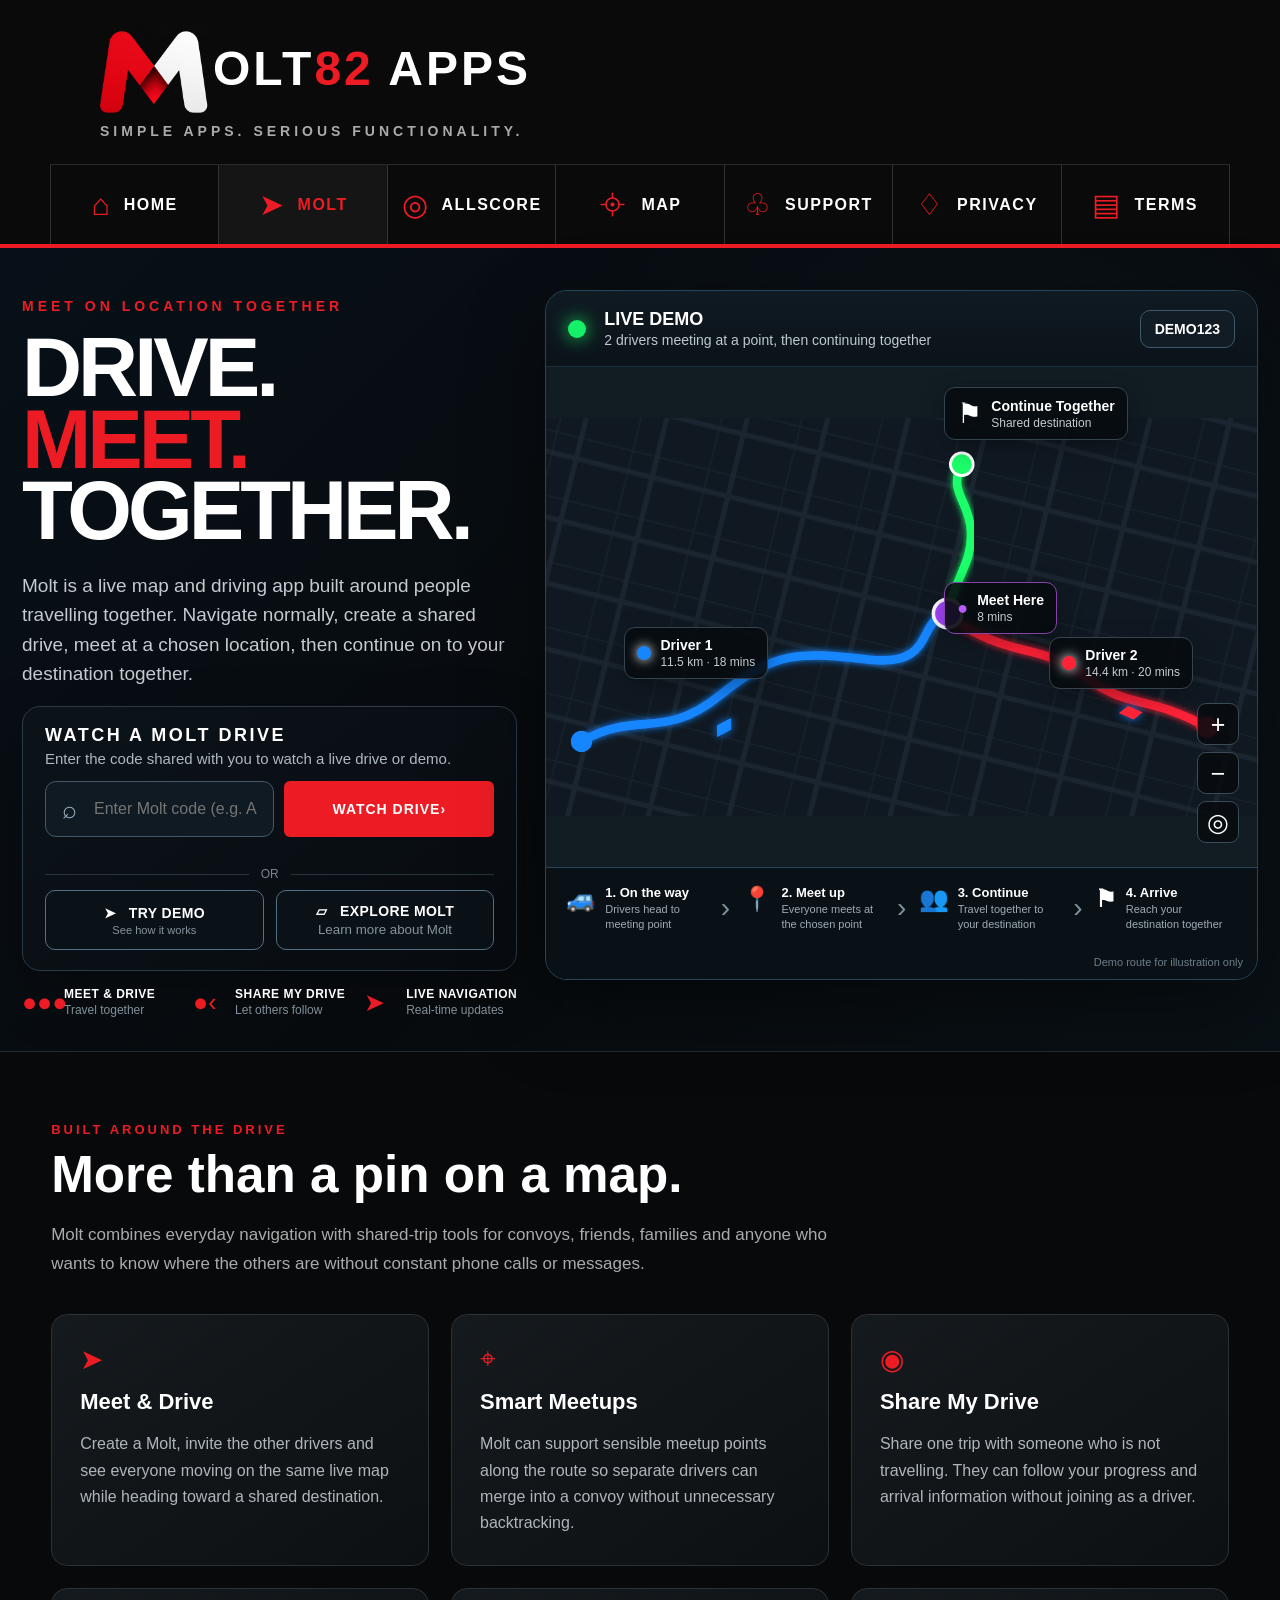
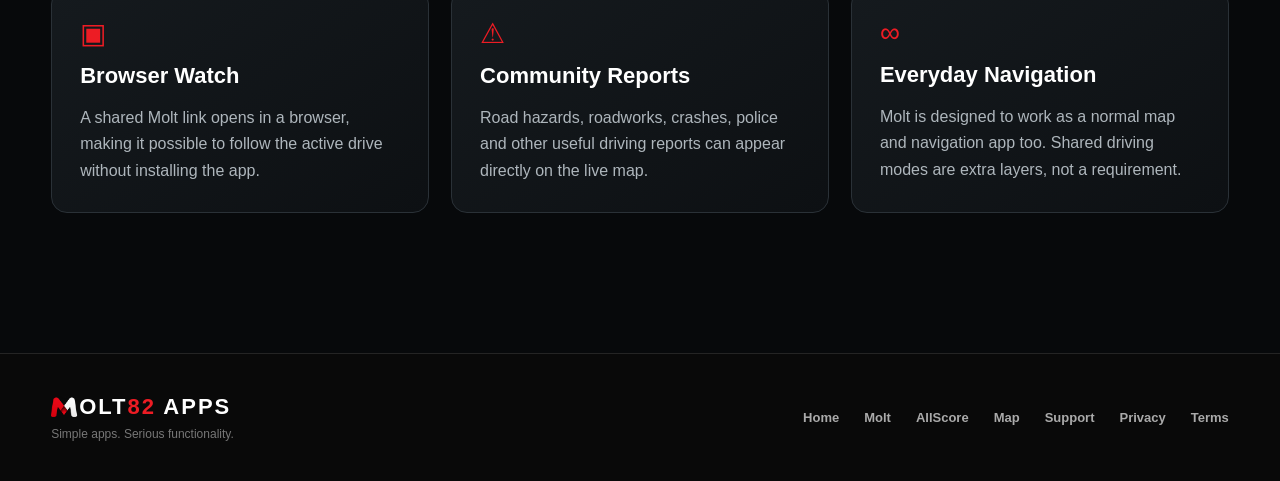
<file: molt.html>
<!doctype html><html lang="en"><head><meta charset="utf-8"><meta name="viewport" content="width=device-width,initial-scale=1"><title>Molt | Molt82 Apps</title><meta http-equiv="refresh" content="0; url=molt/"><link rel="canonical" href="molt/"></head><body><p>Opening <a href="molt/">Molt</a>…</p></body></html>
</file>
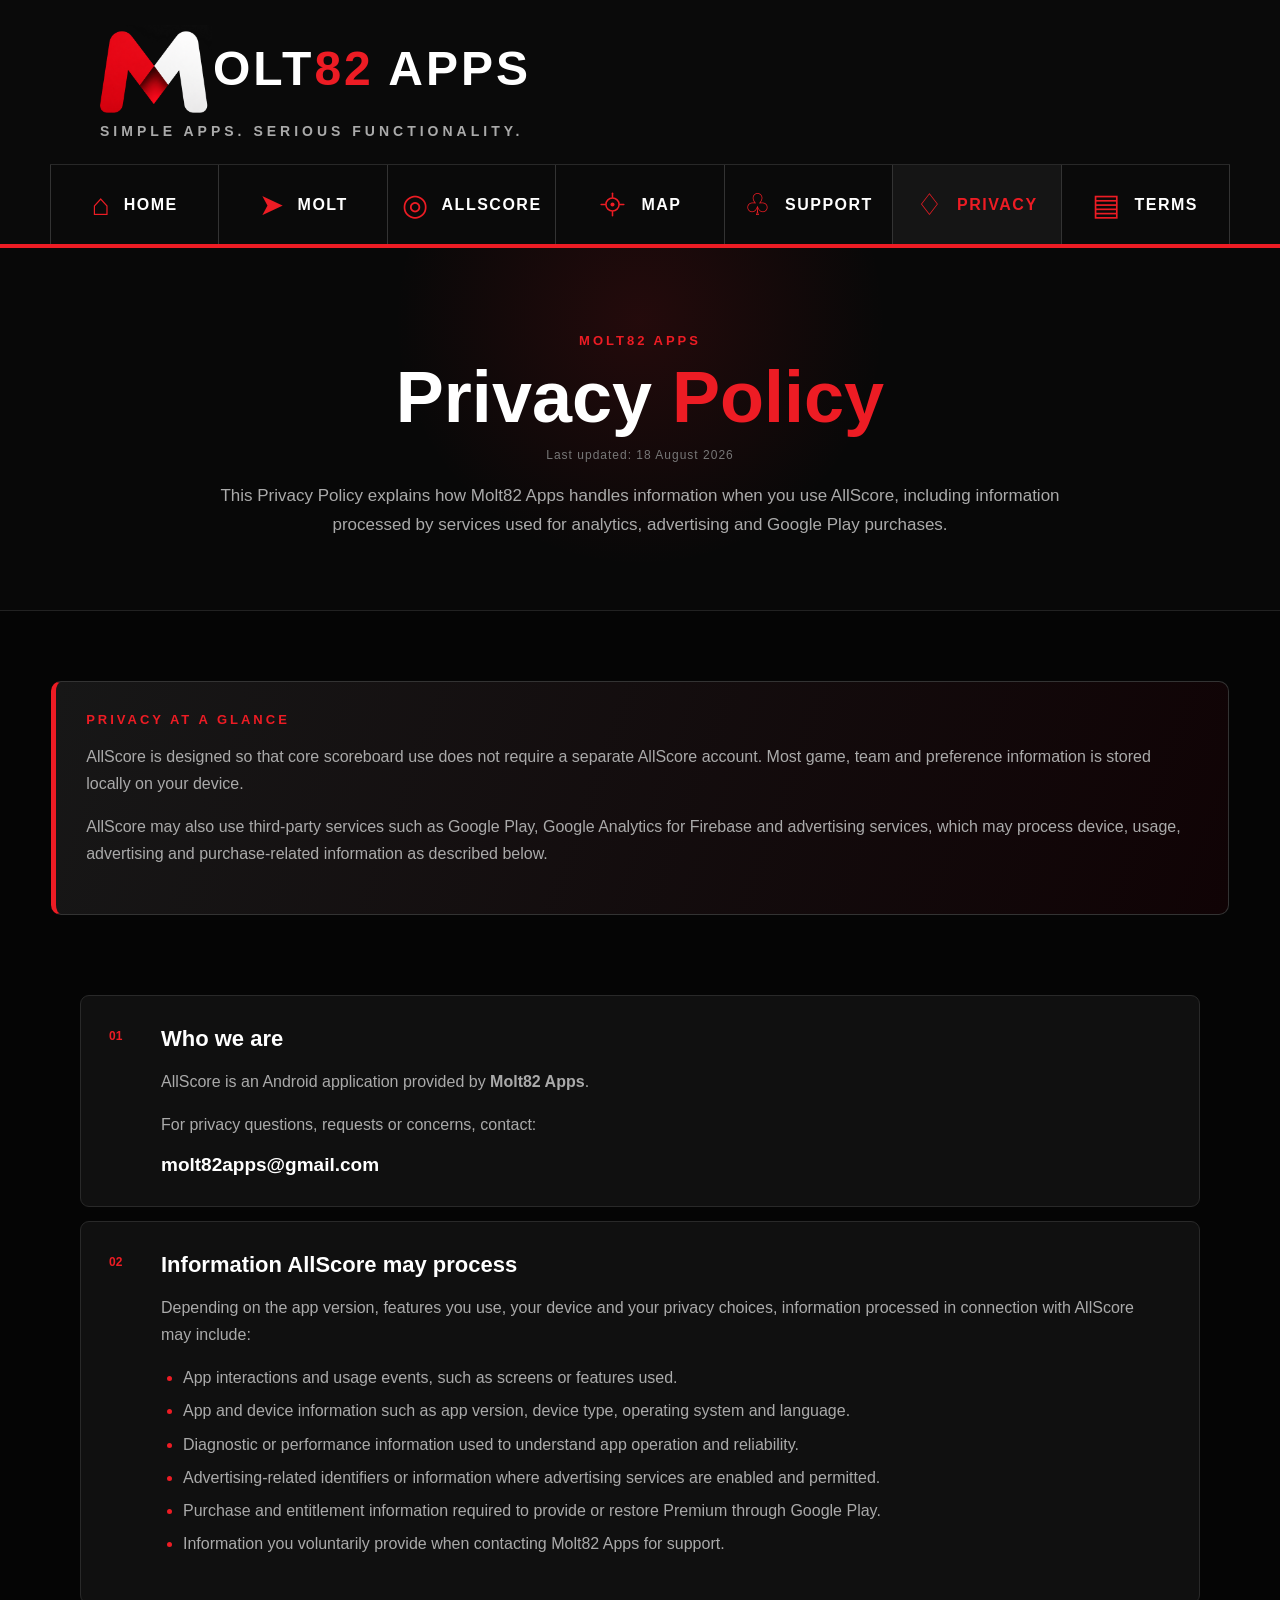
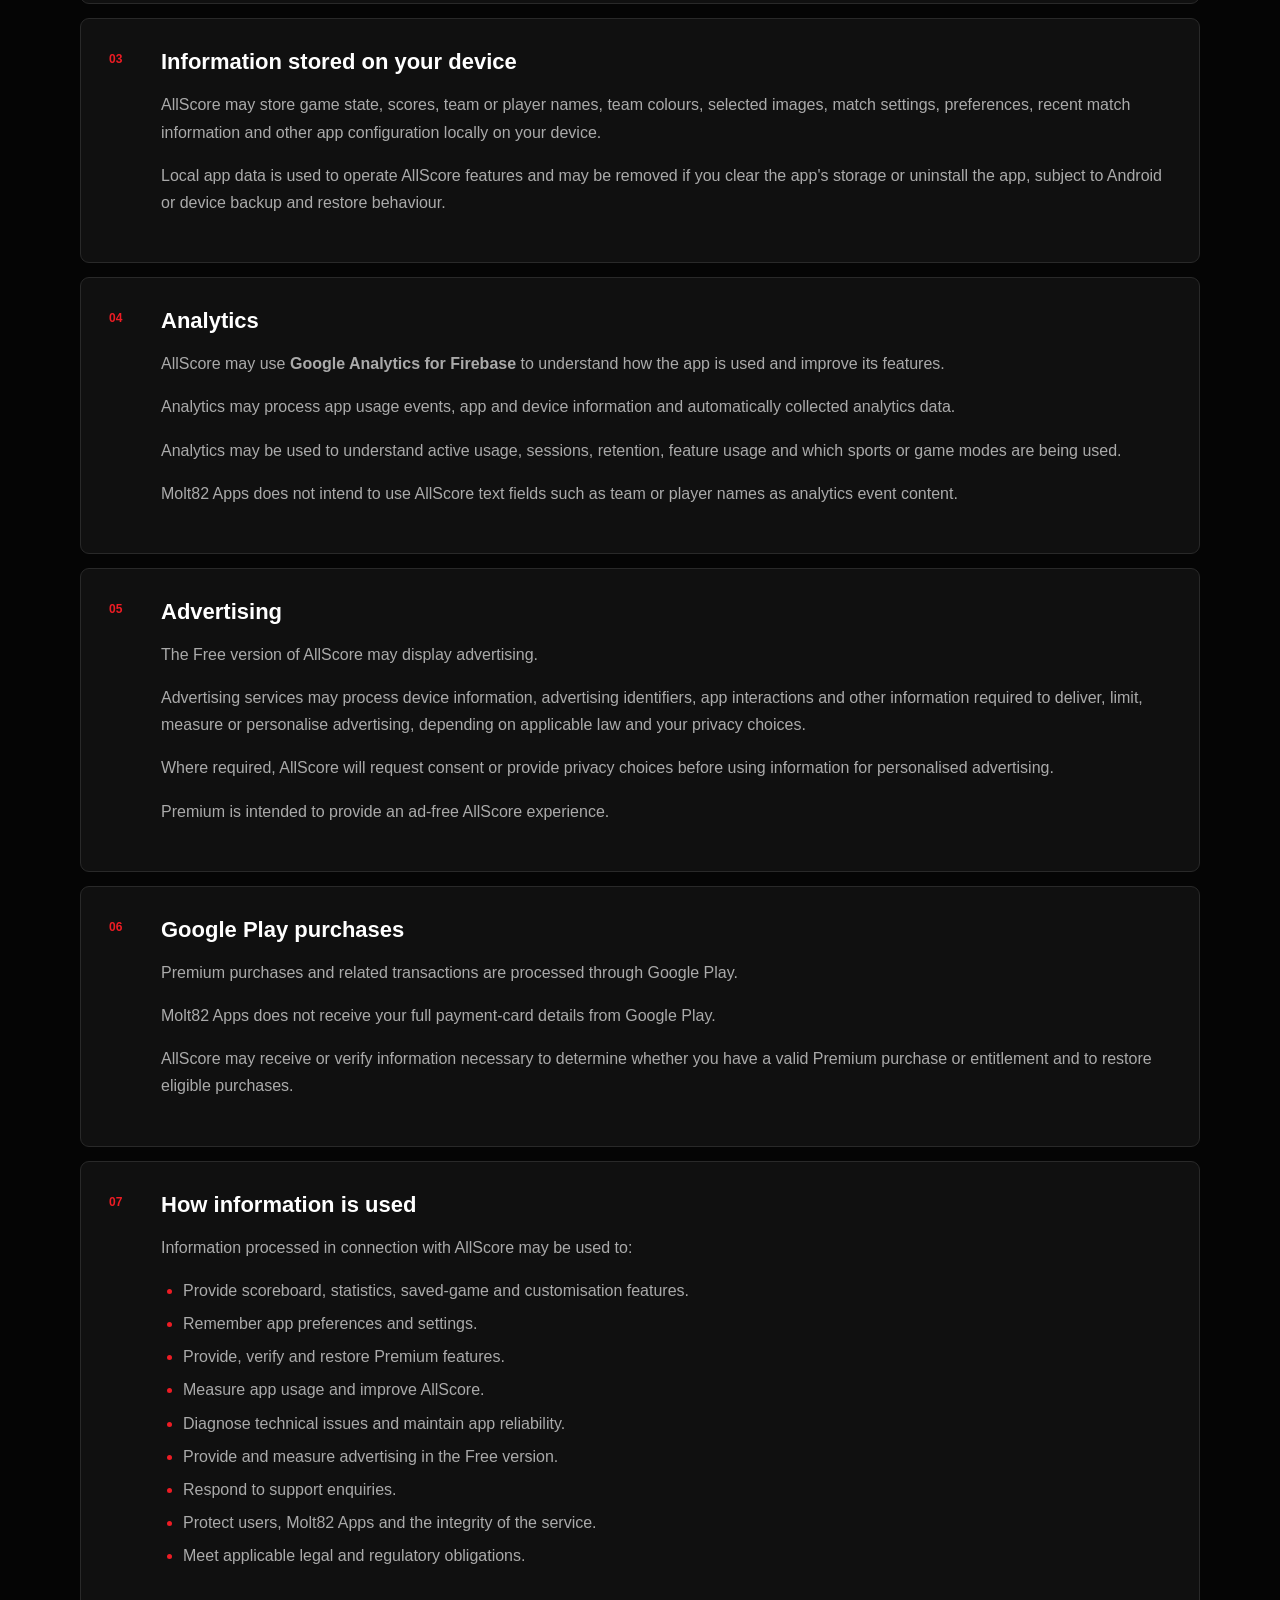
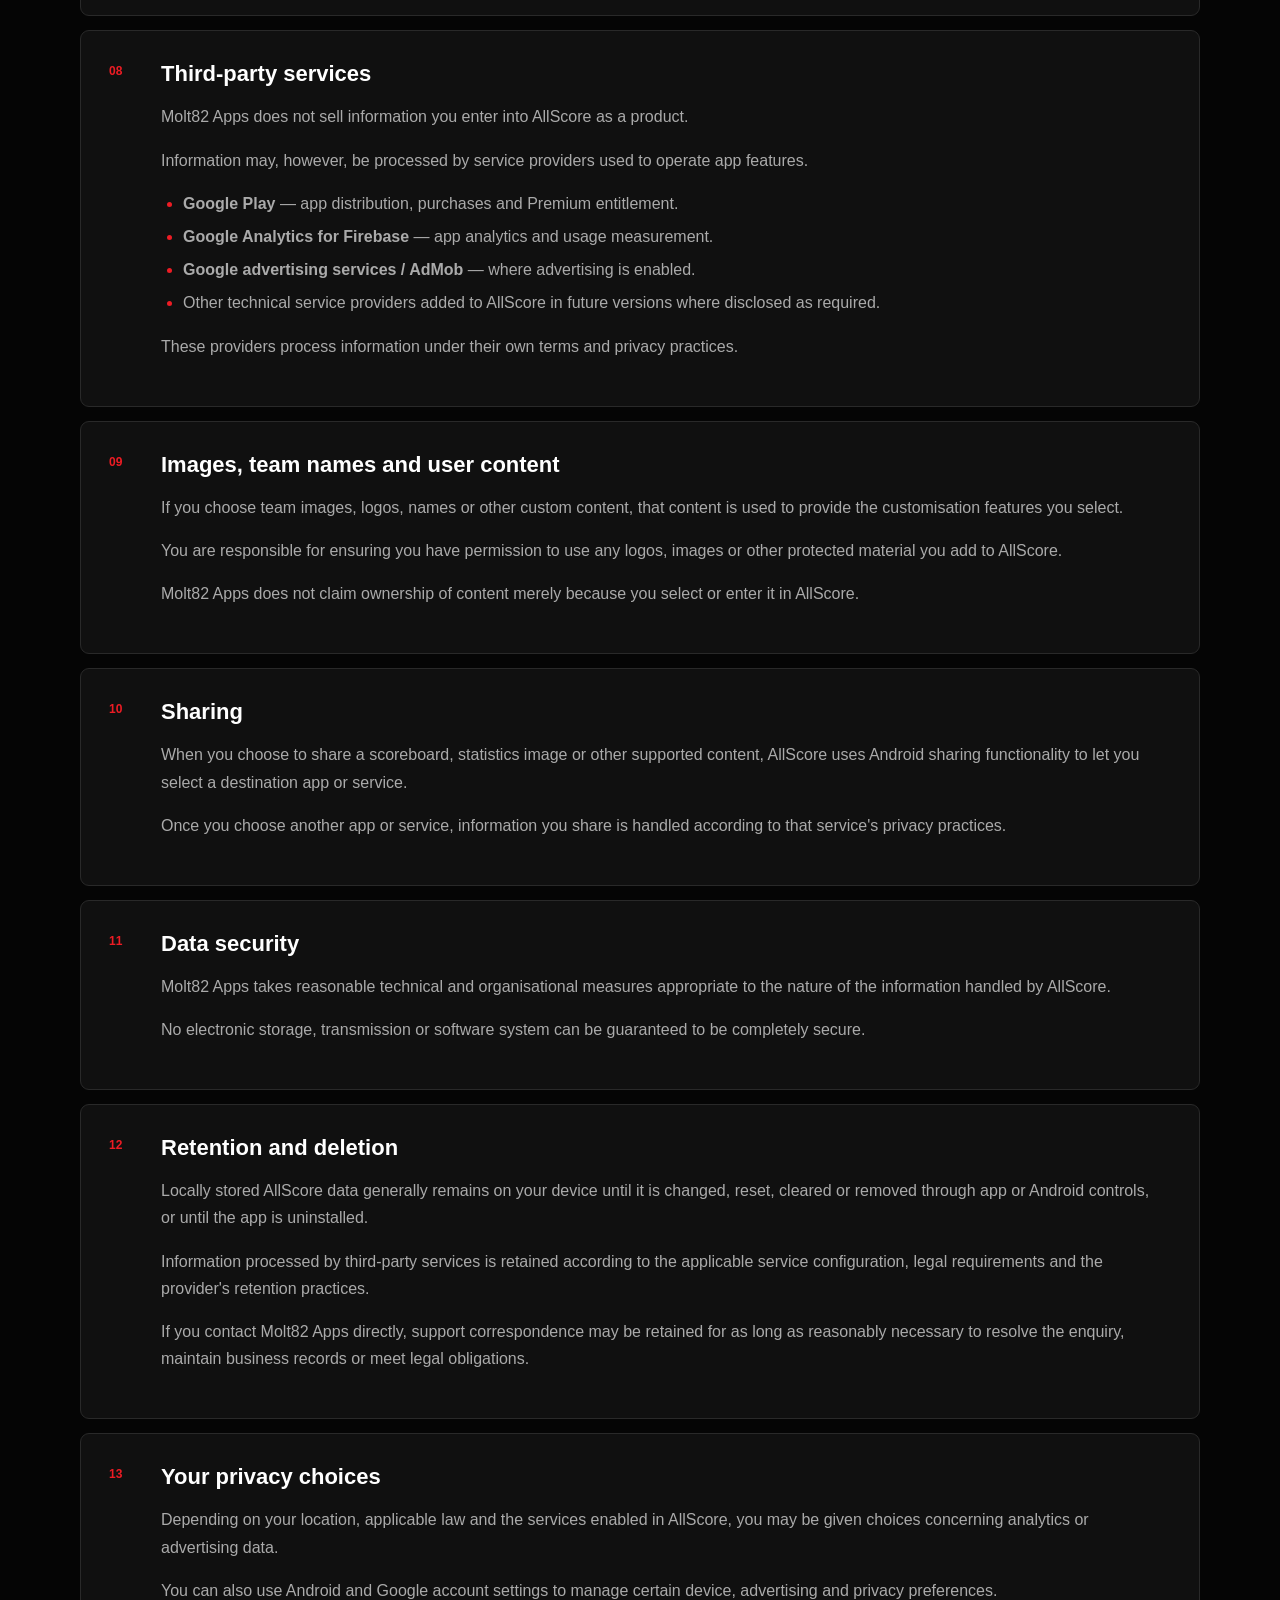
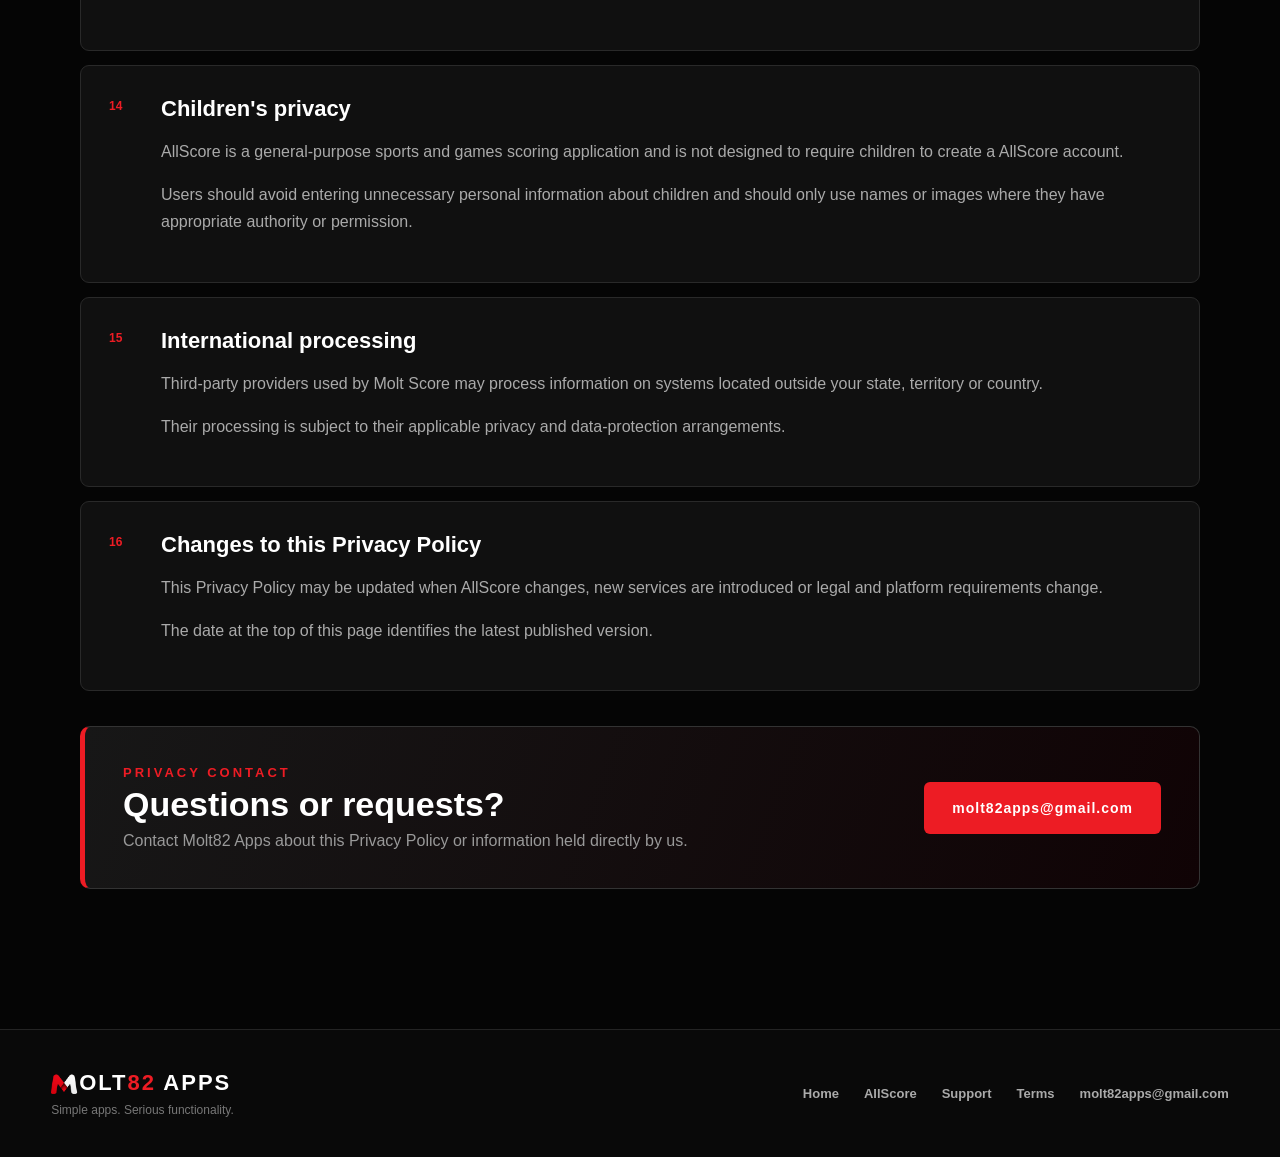
<file: privacy.html>
<!DOCTYPE html>
<html lang="en">
<head>
    <meta charset="UTF-8">

    <meta
        name="viewport"
        content="width=device-width, initial-scale=1.0">

    <title>Privacy Policy | Molt82 Apps</title>

    <meta
        name="description"
        content="Privacy Policy for AllScore by Molt82 Apps.">

    <link
        rel="stylesheet"
        href="/css/style.css?v=14">
    <link rel="icon" type="image/png" href="/images/molt-brand-m.png?v=14">

<style id="molt-critical-fallback">
html,body{margin:0;background:#050505;color:#fff;font-family:Arial,Helvetica,sans-serif}a{color:inherit}.site-header{background:#0a0a0a;border-bottom:4px solid #ed1c24}.header-inner,.main-nav,.hero-inner,.section-inner,.footer-inner{max-width:1180px;margin:0 auto}.brand{text-decoration:none;color:#fff}.brand-name{display:flex;align-items:center;font-weight:800}.brand-m-image,.footer-m-image{display:inline-block;object-fit:contain}.main-nav{display:flex;flex-wrap:wrap}.nav-link{text-decoration:none}.site-footer{background:#090909;border-top:1px solid #242424}
</style>
</head>

<body>


<header class="site-header">

    <div class="header-inner">

        <a
            class="brand"
            href="index.html">

            <div class="brand-name"><img class="brand-m-image" src="/images/molt-brand-m.png?v=13-fix1" alt=""><span class="brand-letters">OLT</span><span>82</span><span class="brand-apps">&nbsp;APPS</span></div>

            <div class="brand-tagline">
                SIMPLE APPS. SERIOUS FUNCTIONALITY.
            </div>

        </a>

    </div>


    <nav class="main-nav">

        <a class="nav-link" href="index.html">
            <span class="nav-icon">⌂</span>
            <span class="nav-label">HOME</span>
        </a>

        <a class="nav-link" href="molt/index.html">
            <span class="nav-icon">➤</span>
            <span class="nav-label">MOLT</span>
        </a><a class="nav-link" href="molt-score.html">
            <span class="nav-icon">◎</span>
            <span class="nav-label">ALLSCORE</span>
        </a>

        

        <a class="nav-link" href="/map/">
            <span class="nav-icon map-nav-icon" aria-hidden="true"><svg viewBox="0 0 64 64" focusable="false"><circle cx="32" cy="32" r="14.5"></circle><circle cx="32" cy="32" r="4.5" class="map-target-dot"></circle><line x1="32" y1="7" x2="32" y2="16"></line><line x1="32" y1="48" x2="32" y2="57"></line><line x1="7" y1="32" x2="16" y2="32"></line><line x1="48" y1="32" x2="57" y2="32"></line></svg></span>
            <span class="nav-label">MAP</span>
        </a>

        <a class="nav-link" href="support.html">
            <span class="nav-icon">♧</span>
            <span class="nav-label">SUPPORT</span>
        </a>

        <a class="nav-link active" href="privacy.html">
            <span class="nav-icon">♢</span>
            <span class="nav-label">PRIVACY</span>
        </a>

        <a class="nav-link" href="terms.html">
            <span class="nav-icon">▤</span>
            <span class="nav-label">TERMS</span>
        </a>

    </nav>

</header>



<main>


    <!-- HERO -->

    <section class="legal-hero">

        <div class="content">

            <div class="eyebrow">
                MOLT82 APPS
            </div>

            <h1>
                Privacy <span>Policy</span>
            </h1>

            <div class="legal-updated">
                Last updated: 18 August 2026
            </div>

            <p>
                This Privacy Policy explains how
                Molt82 Apps handles information when
                you use AllScore, including
                information processed by services used
                for analytics, advertising and
                Google Play purchases.
            </p>

        </div>

    </section>



    <!-- PRIVACY AT A GLANCE -->

    <section class="content">

        <div class="legal-notice">

            <div class="eyebrow">
                PRIVACY AT A GLANCE
            </div>

            <p>
                AllScore is designed so that core
                scoreboard use does not require a
                separate AllScore account.
                Most game, team and preference
                information is stored locally on your
                device.
            </p>

            <p>
                AllScore may also use third-party
                services such as Google Play,
                Google Analytics for Firebase and
                advertising services, which may
                process device, usage, advertising and
                purchase-related information as
                described below.
            </p>

        </div>

    </section>



    <!-- POLICY -->

    <section class="legal-content">


        <article class="legal-card">

            <div class="legal-number">01</div>

            <h2>
                Who we are
            </h2>

            <p>
                AllScore is an Android application
                provided by
                <strong>Molt82 Apps</strong>.
            </p>

            <p>
                For privacy questions, requests or
                concerns, contact:
            </p>

            <a
                class="legal-email"
                href="mailto:molt82apps@gmail.com">

                molt82apps@gmail.com

            </a>

        </article>



        <article class="legal-card">

            <div class="legal-number">02</div>

            <h2>
                Information AllScore may process
            </h2>

            <p>
                Depending on the app version,
                features you use, your device and
                your privacy choices, information
                processed in connection with
                AllScore may include:
            </p>

            <ul>
                <li>
                    App interactions and usage events,
                    such as screens or features used.
                </li>

                <li>
                    App and device information such as
                    app version, device type, operating
                    system and language.
                </li>

                <li>
                    Diagnostic or performance
                    information used to understand
                    app operation and reliability.
                </li>

                <li>
                    Advertising-related identifiers
                    or information where advertising
                    services are enabled and permitted.
                </li>

                <li>
                    Purchase and entitlement
                    information required to provide
                    or restore Premium through
                    Google Play.
                </li>

                <li>
                    Information you voluntarily provide
                    when contacting Molt82 Apps
                    for support.
                </li>
            </ul>

        </article>



        <article class="legal-card">

            <div class="legal-number">03</div>

            <h2>
                Information stored on your device
            </h2>

            <p>
                AllScore may store game state,
                scores, team or player names,
                team colours, selected images,
                match settings, preferences,
                recent match information and other
                app configuration locally on
                your device.
            </p>

            <p>
                Local app data is used to operate
                AllScore features and may be removed
                if you clear the app's storage or
                uninstall the app, subject to Android
                or device backup and restore behaviour.
            </p>

        </article>



        <article class="legal-card">

            <div class="legal-number">04</div>

            <h2>
                Analytics
            </h2>

            <p>
                AllScore may use
                <strong>Google Analytics for Firebase</strong>
                to understand how the app is used
                and improve its features.
            </p>

            <p>
                Analytics may process app usage events,
                app and device information and
                automatically collected analytics data.
            </p>

            <p>
                Analytics may be used to understand
                active usage, sessions, retention,
                feature usage and which sports or game
                modes are being used.
            </p>

            <p>
                Molt82 Apps does not intend to use
                AllScore text fields such as team
                or player names as analytics event
                content.
            </p>

        </article>



        <article class="legal-card">

            <div class="legal-number">05</div>

            <h2>
                Advertising
            </h2>

            <p>
                The Free version of AllScore may
                display advertising.
            </p>

            <p>
                Advertising services may process
                device information, advertising
                identifiers, app interactions and
                other information required to deliver,
                limit, measure or personalise
                advertising, depending on applicable
                law and your privacy choices.
            </p>

            <p>
                Where required, AllScore will request
                consent or provide privacy choices
                before using information for
                personalised advertising.
            </p>

            <p>
                Premium is intended to provide an
                ad-free AllScore experience.
            </p>

        </article>



        <article class="legal-card">

            <div class="legal-number">06</div>

            <h2>
                Google Play purchases
            </h2>

            <p>
                Premium purchases and related
                transactions are processed through
                Google Play.
            </p>

            <p>
                Molt82 Apps does not receive your
                full payment-card details from
                Google Play.
            </p>

            <p>
                AllScore may receive or verify
                information necessary to determine
                whether you have a valid Premium
                purchase or entitlement and to
                restore eligible purchases.
            </p>

        </article>



        <article class="legal-card">

            <div class="legal-number">07</div>

            <h2>
                How information is used
            </h2>

            <p>
                Information processed in connection
                with AllScore may be used to:
            </p>

            <ul>
                <li>
                    Provide scoreboard, statistics,
                    saved-game and customisation
                    features.
                </li>

                <li>
                    Remember app preferences
                    and settings.
                </li>

                <li>
                    Provide, verify and restore
                    Premium features.
                </li>

                <li>
                    Measure app usage and improve
                    AllScore.
                </li>

                <li>
                    Diagnose technical issues and
                    maintain app reliability.
                </li>

                <li>
                    Provide and measure advertising
                    in the Free version.
                </li>

                <li>
                    Respond to support enquiries.
                </li>

                <li>
                    Protect users, Molt82 Apps and
                    the integrity of the service.
                </li>

                <li>
                    Meet applicable legal and
                    regulatory obligations.
                </li>
            </ul>

        </article>



        <article class="legal-card">

            <div class="legal-number">08</div>

            <h2>
                Third-party services
            </h2>

            <p>
                Molt82 Apps does not sell information
                you enter into AllScore as a product.
            </p>

            <p>
                Information may, however, be processed
                by service providers used to operate
                app features.
            </p>

            <ul>
                <li>
                    <strong>Google Play</strong> —
                    app distribution, purchases and
                    Premium entitlement.
                </li>

                <li>
                    <strong>Google Analytics for Firebase</strong> —
                    app analytics and usage measurement.
                </li>

                <li>
                    <strong>Google advertising services / AdMob</strong> —
                    where advertising is enabled.
                </li>

                <li>
                    Other technical service providers
                    added to AllScore in future
                    versions where disclosed
                    as required.
                </li>
            </ul>

            <p>
                These providers process information
                under their own terms and privacy
                practices.
            </p>

        </article>



        <article class="legal-card">

            <div class="legal-number">09</div>

            <h2>
                Images, team names and user content
            </h2>

            <p>
                If you choose team images, logos,
                names or other custom content,
                that content is used to provide the
                customisation features you select.
            </p>

            <p>
                You are responsible for ensuring you
                have permission to use any logos,
                images or other protected material
                you add to AllScore.
            </p>

            <p>
                Molt82 Apps does not claim ownership
                of content merely because you select
                or enter it in AllScore.
            </p>

        </article>



        <article class="legal-card">

            <div class="legal-number">10</div>

            <h2>
                Sharing
            </h2>

            <p>
                When you choose to share a scoreboard,
                statistics image or other supported
                content, AllScore uses Android
                sharing functionality to let you
                select a destination app or service.
            </p>

            <p>
                Once you choose another app or service,
                information you share is handled
                according to that service's
                privacy practices.
            </p>

        </article>



        <article class="legal-card">

            <div class="legal-number">11</div>

            <h2>
                Data security
            </h2>

            <p>
                Molt82 Apps takes reasonable technical
                and organisational measures
                appropriate to the nature of the
                information handled by AllScore.
            </p>

            <p>
                No electronic storage, transmission
                or software system can be guaranteed
                to be completely secure.
            </p>

        </article>



        <article class="legal-card">

            <div class="legal-number">12</div>

            <h2>
                Retention and deletion
            </h2>

            <p>
                Locally stored AllScore data generally
                remains on your device until it is
                changed, reset, cleared or removed
                through app or Android controls,
                or until the app is uninstalled.
            </p>

            <p>
                Information processed by third-party
                services is retained according to
                the applicable service configuration,
                legal requirements and the provider's
                retention practices.
            </p>

            <p>
                If you contact Molt82 Apps directly,
                support correspondence may be retained
                for as long as reasonably necessary
                to resolve the enquiry, maintain
                business records or meet legal
                obligations.
            </p>

        </article>



        <article class="legal-card">

            <div class="legal-number">13</div>

            <h2>
                Your privacy choices
            </h2>

            <p>
                Depending on your location,
                applicable law and the services
                enabled in AllScore, you may be
                given choices concerning analytics
                or advertising data.
            </p>

            <p>
                You can also use Android and Google
                account settings to manage certain
                device, advertising and privacy
                preferences.
            </p>

        </article>



        <article class="legal-card">

            <div class="legal-number">14</div>

            <h2>
                Children's privacy
            </h2>

            <p>
                AllScore is a general-purpose sports
                and games scoring application and is
                not designed to require children to
                create a AllScore account.
            </p>

            <p>
                Users should avoid entering unnecessary
                personal information about children
                and should only use names or images
                where they have appropriate authority
                or permission.
            </p>

        </article>



        <article class="legal-card">

            <div class="legal-number">15</div>

            <h2>
                International processing
            </h2>

            <p>
                Third-party providers used by Molt
                Score may process information on
                systems located outside your state,
                territory or country.
            </p>

            <p>
                Their processing is subject to their
                applicable privacy and data-protection
                arrangements.
            </p>

        </article>



        <article class="legal-card">

            <div class="legal-number">16</div>

            <h2>
                Changes to this Privacy Policy
            </h2>

            <p>
                This Privacy Policy may be updated
                when AllScore changes, new services
                are introduced or legal and platform
                requirements change.
            </p>

            <p>
                The date at the top of this page
                identifies the latest published
                version.
            </p>

        </article>



        <!-- CONTACT -->

        <section class="legal-contact">

            <div>

                <div class="eyebrow">
                    PRIVACY CONTACT
                </div>

                <h2>
                    Questions or requests?
                </h2>

                <p>
                    Contact Molt82 Apps about this
                    Privacy Policy or information
                    held directly by us.
                </p>

            </div>


            <a
                class="button button-red"
                href="mailto:molt82apps@gmail.com">

                molt82apps@gmail.com

            </a>

        </section>


    </section>


</main>



<footer class="site-footer">

    <div class="footer-inner">

        <div>

            <div class="footer-brand"><img class="footer-m-image" src="/images/molt-brand-m.png?v=13-fix1" alt=""><span class="brand-letters">OLT</span><span>82</span><span class="brand-apps">&nbsp;APPS</span></div>

            <div class="footer-tagline-small">
                Simple apps. Serious functionality.
            </div>

        </div>


        <div class="footer-links">

            <a href="index.html">
                Home
            </a>

            <a href="molt-score.html">
                AllScore
            </a>

            <a href="support.html">
                Support
            </a>

            <a href="terms.html">
                Terms
            </a>

            <a href="mailto:molt82apps@gmail.com">
                molt82apps@gmail.com
            </a>

        </div>

    </div>

</footer>



<style>

.eyebrow {
    color: #ed1c24;

    font-size: 13px;
    font-weight: 900;

    letter-spacing: 3px;
}


.legal-hero {
    padding: 85px 0 30px;

    text-align: center;

    background:
        radial-gradient(
            circle at 50% 20%,
            rgba(237, 28, 36, .12),
            transparent 35%
        ),
        #080808;

    border-bottom: 1px solid #222;
}


.legal-hero .content {
    padding-top: 0;
    padding-bottom: 40px;
}


.legal-hero h1 {
    margin: 8px 0 10px;

    font-size: clamp(48px, 6vw, 72px);
}


.legal-hero h1 span {
    color: #ed1c24;
}


.legal-hero p {
    max-width: 850px;

    margin:
        20px
        auto
        0;

    color: #aaa;

    font-size: 17px;
    line-height: 1.7;
}


.legal-updated {
    color: #777;

    font-size: 12px;

    letter-spacing: 1px;
}


.legal-notice {
    padding: 30px;

    background:
        linear-gradient(
            110deg,
            #171717,
            #100305
        );

    border: 1px solid #333;

    border-left: 5px solid #ed1c24;

    border-radius: 10px;
}


.legal-notice p {
    color: #aaa;

    line-height: 1.7;
}


.legal-content {
    width: min(1120px, 92%);

    margin: 0 auto;

    padding:
        10px
        0
        70px;
}


.legal-card {
    position: relative;

    margin-bottom: 14px;

    padding:
        30px
        35px
        30px
        80px;

    background: #101010;

    border: 1px solid #292929;

    border-radius: 9px;
}


.legal-number {
    position: absolute;

    left: 28px;
    top: 33px;

    color: #ed1c24;

    font-size: 12px;
    font-weight: 900;
}


.legal-card h2 {
    margin:
        0
        0
        14px;

    font-size: 22px;
}


.legal-card p {
    color: #aaa;

    line-height: 1.7;
}


.legal-card ul {
    padding-left: 22px;

    color: #aaa;

    line-height: 1.7;
}


.legal-card li {
    margin-bottom: 6px;
}


.legal-card li::marker {
    color: #ed1c24;
}


.legal-email {
    color: #fff;

    font-size: 19px;
    font-weight: 900;

    text-decoration: none;
}


.legal-contact {
    margin-top: 35px;

    padding: 38px;

    display: flex;
    align-items: center;
    justify-content: space-between;

    gap: 30px;

    background:
        linear-gradient(
            110deg,
            #171717,
            #100305
        );

    border: 1px solid #333;

    border-left: 5px solid #ed1c24;

    border-radius: 10px;
}


.legal-contact h2 {
    margin:
        5px
        0
        8px;

    font-size: 34px;
}


.legal-contact p {
    margin: 0;

    color: #999;
}


.footer-tagline-small {
    margin-top: 7px;

    color: #777;

    font-size: 12px;
}


@media (max-width: 700px) {

    .legal-card {
        padding: 25px 22px;
    }


    .legal-number {
        position: static;

        margin-bottom: 10px;
    }


    .legal-contact {
        flex-direction: column;

        align-items: flex-start;
    }


    .legal-contact .button {
        width: 100%;
    }

}

</style>


</body>
</html>
</file>
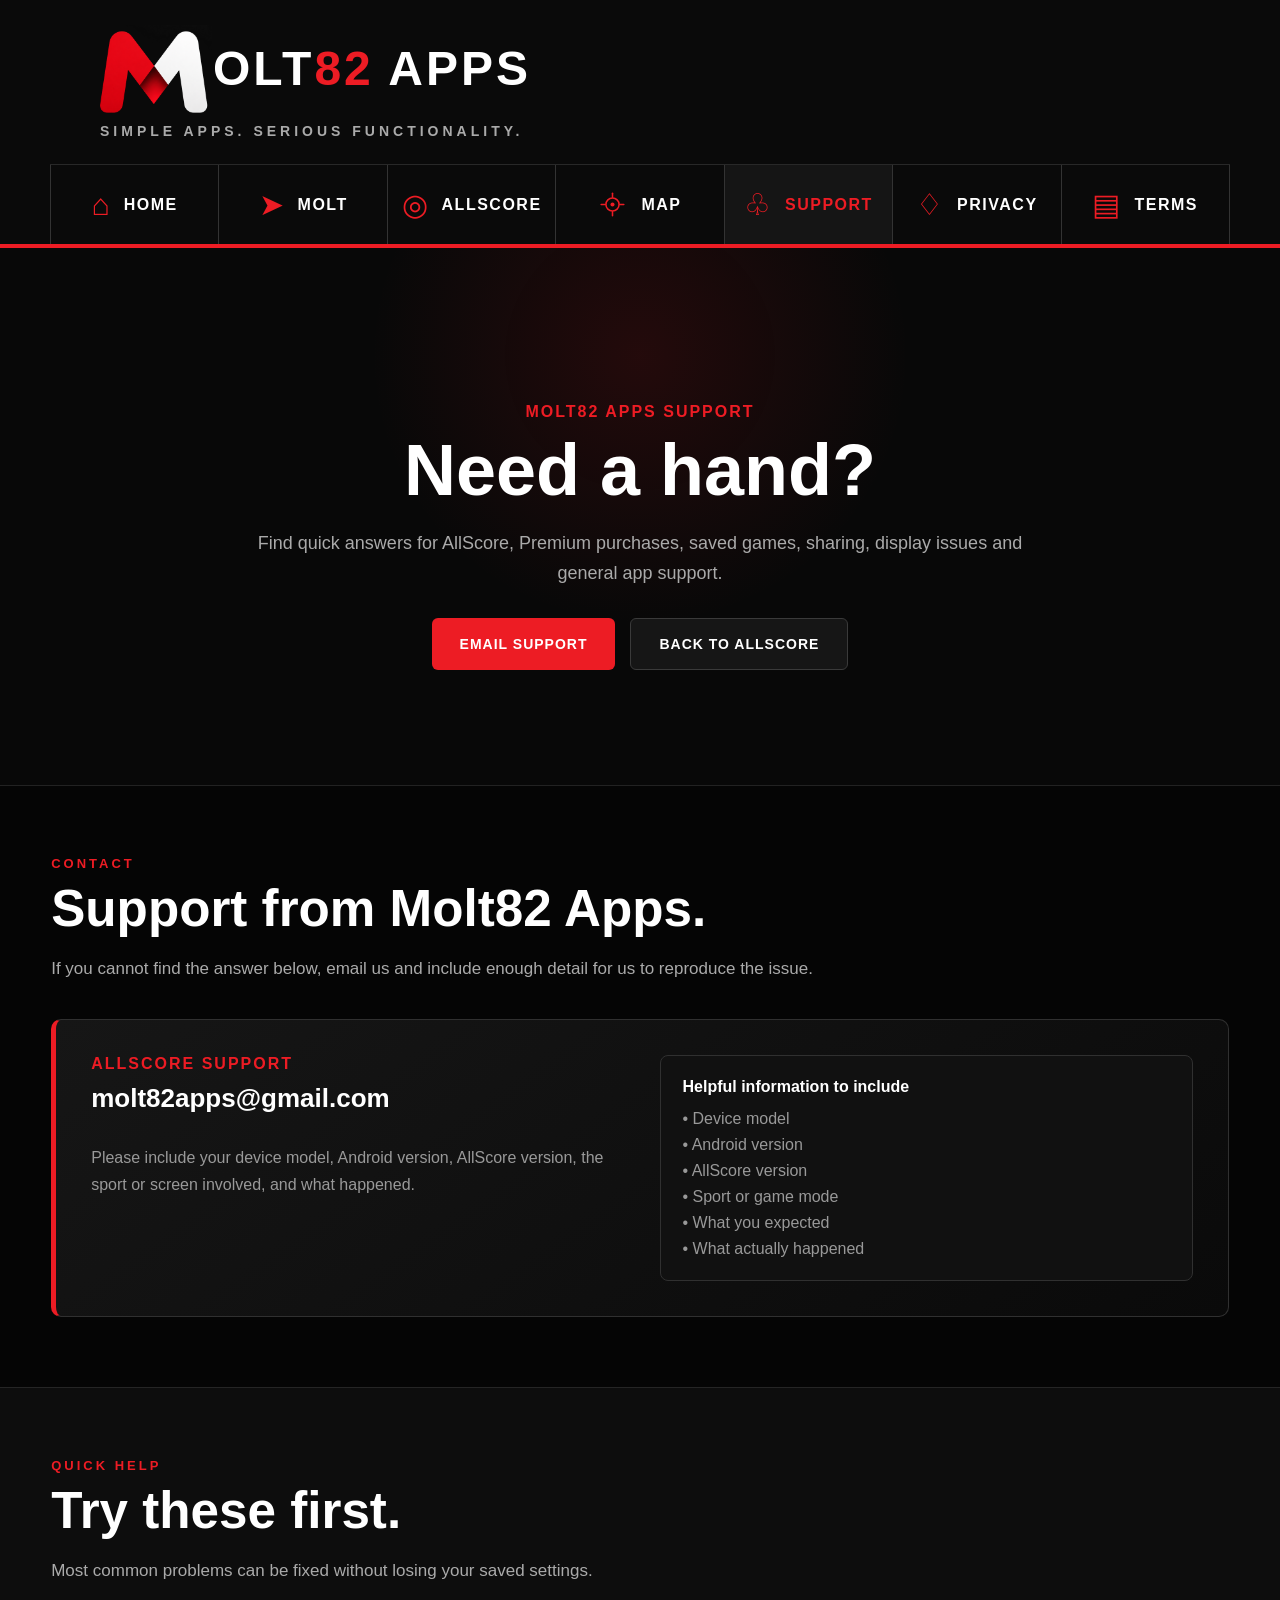
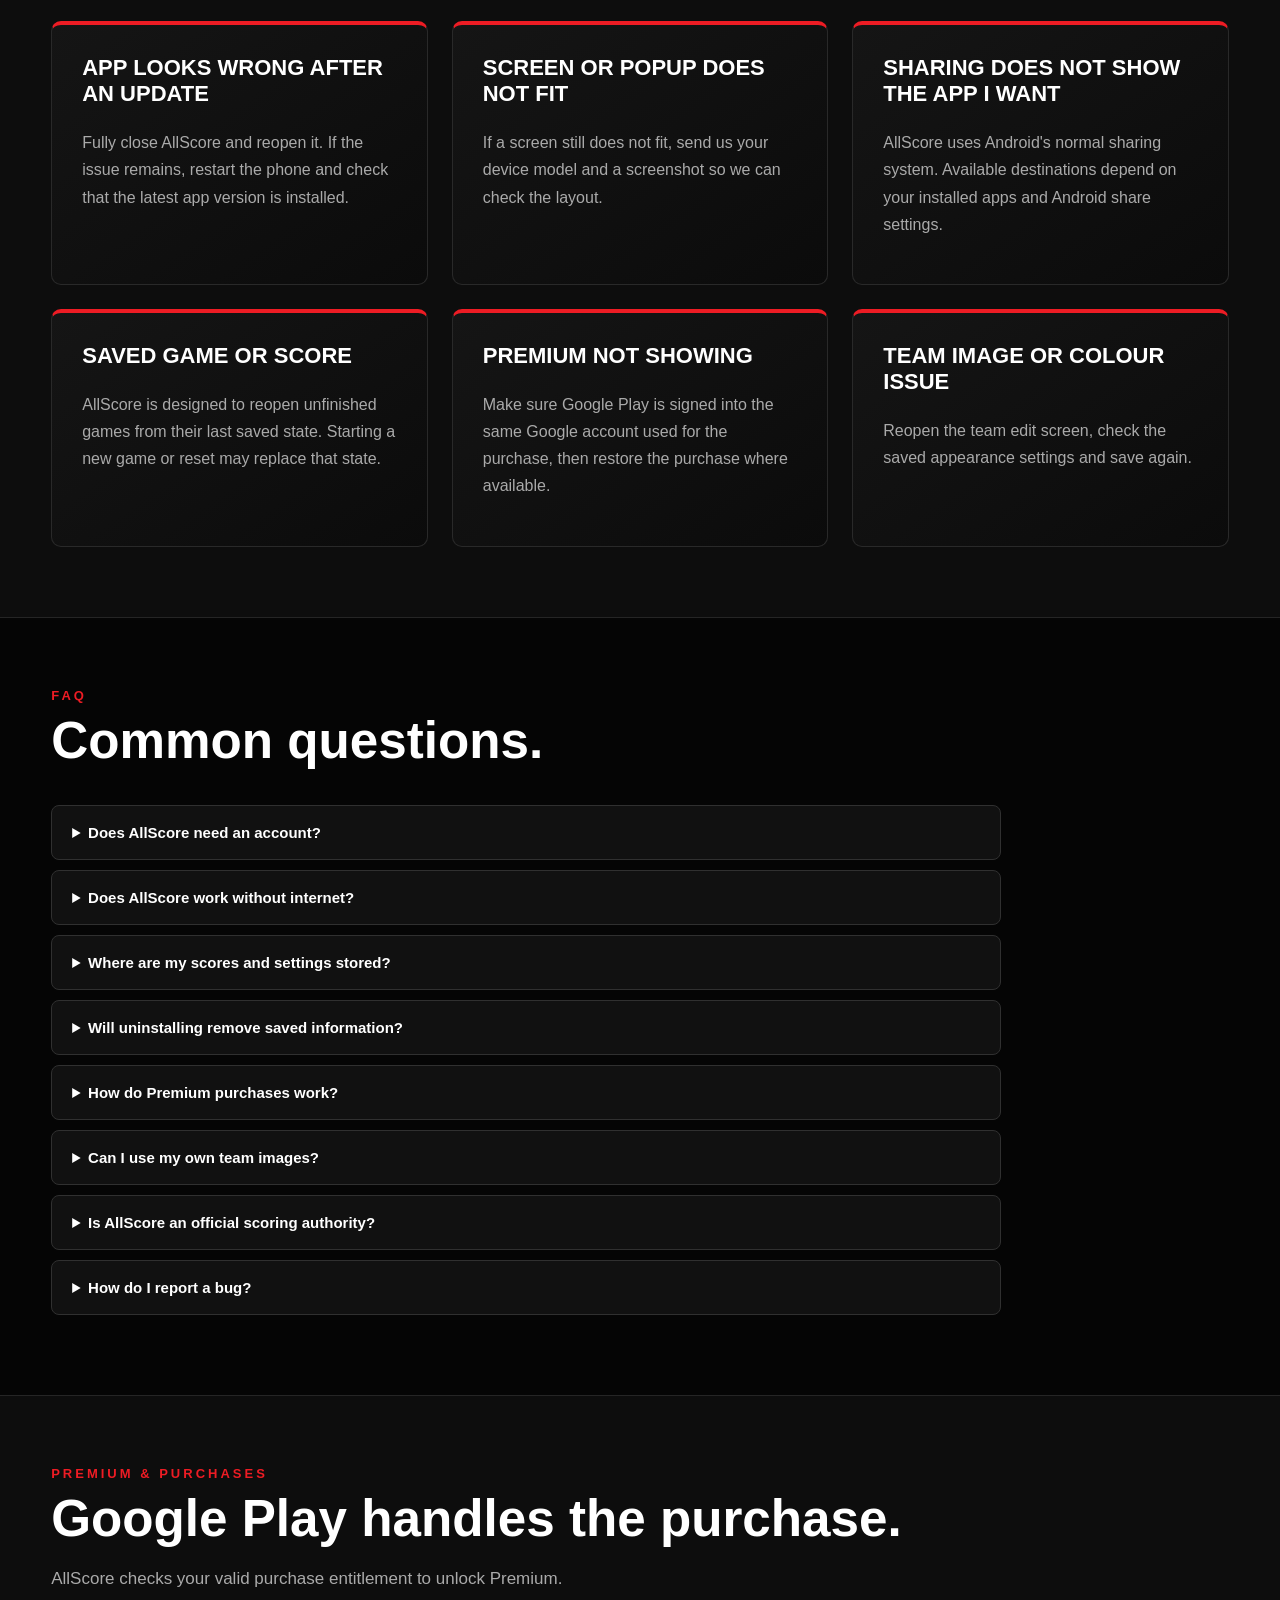
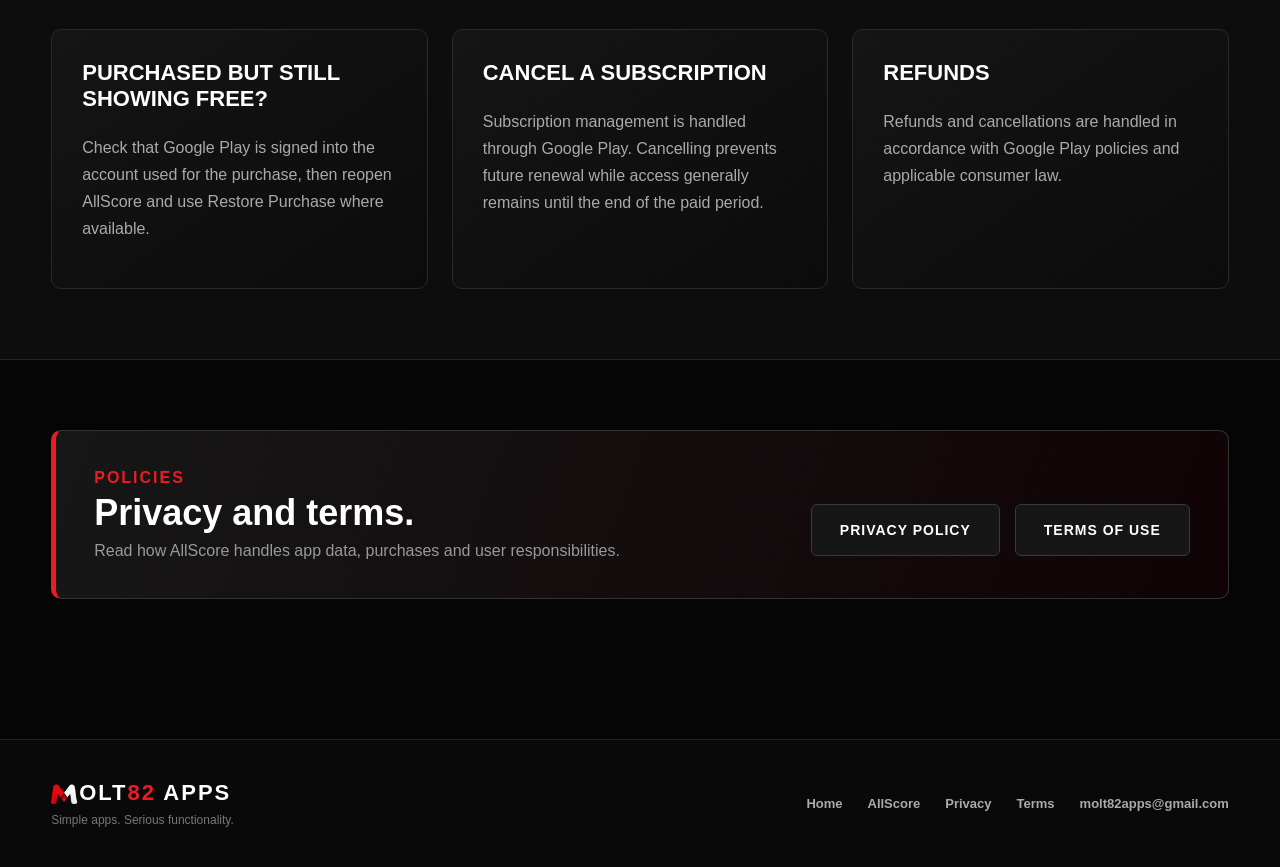
<file: support.html>
<!DOCTYPE html>
<html lang="en">
<head>
    <meta charset="UTF-8">

    <meta
        name="viewport"
        content="width=device-width, initial-scale=1.0">

    <title>Support | Molt82 Apps</title>

    <meta
        name="description"
        content="Molt82 Apps support for AllScore. Find quick help, purchase support and contact information.">

    <link
        rel="stylesheet"
        href="/css/style.css?v=14">
    <link rel="icon" type="image/png" href="/images/molt-brand-m.png?v=14">

<style id="molt-critical-fallback">
html,body{margin:0;background:#050505;color:#fff;font-family:Arial,Helvetica,sans-serif}a{color:inherit}.site-header{background:#0a0a0a;border-bottom:4px solid #ed1c24}.header-inner,.main-nav,.hero-inner,.section-inner,.footer-inner{max-width:1180px;margin:0 auto}.brand{text-decoration:none;color:#fff}.brand-name{display:flex;align-items:center;font-weight:800}.brand-m-image,.footer-m-image{display:inline-block;object-fit:contain}.main-nav{display:flex;flex-wrap:wrap}.nav-link{text-decoration:none}.site-footer{background:#090909;border-top:1px solid #242424}
</style>
</head>

<body>


<header class="site-header">

    <div class="header-inner">

        <a
            class="brand"
            href="index.html">

            <div class="brand-name"><img class="brand-m-image" src="/images/molt-brand-m.png?v=13-fix1" alt=""><span class="brand-letters">OLT</span><span>82</span><span class="brand-apps">&nbsp;APPS</span></div>

            <div class="brand-tagline">
                SIMPLE APPS. SERIOUS FUNCTIONALITY.
            </div>

        </a>

    </div>


    <nav class="main-nav">

        <a class="nav-link" href="index.html">
            <span class="nav-icon">⌂</span>
            <span class="nav-label">HOME</span>
        </a>

        <a class="nav-link" href="molt/index.html">
            <span class="nav-icon">➤</span>
            <span class="nav-label">MOLT</span>
        </a><a class="nav-link" href="molt-score.html">
            <span class="nav-icon">◎</span>
            <span class="nav-label">ALLSCORE</span>
        </a>

        

        <a class="nav-link" href="/map/">
            <span class="nav-icon map-nav-icon" aria-hidden="true"><svg viewBox="0 0 64 64" focusable="false"><circle cx="32" cy="32" r="14.5"></circle><circle cx="32" cy="32" r="4.5" class="map-target-dot"></circle><line x1="32" y1="7" x2="32" y2="16"></line><line x1="32" y1="48" x2="32" y2="57"></line><line x1="7" y1="32" x2="16" y2="32"></line><line x1="48" y1="32" x2="57" y2="32"></line></svg></span>
            <span class="nav-label">MAP</span>
        </a>

        <a class="nav-link active" href="support.html">
            <span class="nav-icon">♧</span>
            <span class="nav-label">SUPPORT</span>
        </a>

        <a class="nav-link" href="privacy.html">
            <span class="nav-icon">♢</span>
            <span class="nav-label">PRIVACY</span>
        </a>

        <a class="nav-link" href="terms.html">
            <span class="nav-icon">▤</span>
            <span class="nav-label">TERMS</span>
        </a>

    </nav>

</header>



<main>


    <!-- HERO -->

    <section class="support-hero">

        <div class="content">

            <div class="eyebrow">
                MOLT82 APPS SUPPORT
            </div>

            <h1>
                Need a hand?
            </h1>

            <p>
                Find quick answers for AllScore,
                Premium purchases, saved games,
                sharing, display issues and general
                app support.
            </p>

            <div class="button-row">

                <a
                    class="button button-red"
                    href="mailto:molt82apps@gmail.com">

                    EMAIL SUPPORT

                </a>

                <a
                    class="button button-dark"
                    href="molt-score.html">

                    BACK TO ALLSCORE

                </a>

            </div>

        </div>

    </section>



    <!-- CONTACT -->

    <section class="content">

        <div class="section-heading">

            <div class="eyebrow">
                CONTACT
            </div>

            <h2>
                Support from Molt82 Apps.
            </h2>

            <p>
                If you cannot find the answer below,
                email us and include enough detail
                for us to reproduce the issue.
            </p>

        </div>


        <div class="support-contact-card">

            <div>

                <div class="red-heading">
                    ALLSCORE SUPPORT
                </div>

                <a
                    class="support-email"
                    href="mailto:molt82apps@gmail.com">

                    molt82apps@gmail.com

                </a>

                <p>
                    Please include your device model,
                    Android version, AllScore version,
                    the sport or screen involved,
                    and what happened.
                </p>

            </div>


            <div class="support-info-box">

                <strong>
                    Helpful information to include
                </strong>

                <span>• Device model</span>
                <span>• Android version</span>
                <span>• AllScore version</span>
                <span>• Sport or game mode</span>
                <span>• What you expected</span>
                <span>• What actually happened</span>

            </div>

        </div>

    </section>



    <!-- QUICK HELP -->

    <section class="support-dark-section">

        <div class="content">

            <div class="section-heading">

                <div class="eyebrow">
                    QUICK HELP
                </div>

                <h2>
                    Try these first.
                </h2>

                <p>
                    Most common problems can be
                    fixed without losing your saved
                    settings.
                </p>

            </div>


            <div class="cards">

                <article class="card card-accent">

                    <h3>
                        APP LOOKS WRONG AFTER AN UPDATE
                    </h3>

                    <p>
                        Fully close AllScore and
                        reopen it. If the issue remains,
                        restart the phone and check
                        that the latest app version
                        is installed.
                    </p>

                </article>


                <article class="card card-accent">

                    <h3>
                        SCREEN OR POPUP DOES NOT FIT
                    </h3>

                    <p>
                        If a screen still does not fit,
                        send us your device model and
                        a screenshot so we can check
                        the layout.
                    </p>

                </article>


                <article class="card card-accent">

                    <h3>
                        SHARING DOES NOT SHOW THE APP I WANT
                    </h3>

                    <p>
                        AllScore uses Android's
                        normal sharing system.
                        Available destinations depend
                        on your installed apps and
                        Android share settings.
                    </p>

                </article>


                <article class="card card-accent">

                    <h3>
                        SAVED GAME OR SCORE
                    </h3>

                    <p>
                        AllScore is designed to
                        reopen unfinished games from
                        their last saved state.
                        Starting a new game or reset
                        may replace that state.
                    </p>

                </article>


                <article class="card card-accent">

                    <h3>
                        PREMIUM NOT SHOWING
                    </h3>

                    <p>
                        Make sure Google Play is signed
                        into the same Google account
                        used for the purchase, then
                        restore the purchase where
                        available.
                    </p>

                </article>


                <article class="card card-accent">

                    <h3>
                        TEAM IMAGE OR COLOUR ISSUE
                    </h3>

                    <p>
                        Reopen the team edit screen,
                        check the saved appearance
                        settings and save again.
                    </p>

                </article>

            </div>

        </div>

    </section>



    <!-- FAQ -->

    <section class="content">

        <div class="section-heading">

            <div class="eyebrow">
                FAQ
            </div>

            <h2>
                Common questions.
            </h2>

        </div>


        <div class="faq-list">

            <details>
                <summary>
                    Does AllScore need an account?
                </summary>

                <p>
                    Core AllScore functionality is
                    designed to work without requiring
                    a separate AllScore user account.
                </p>
            </details>


            <details>
                <summary>
                    Does AllScore work without internet?
                </summary>

                <p>
                    Core scoreboard functions are
                    designed to work locally.
                    Advertising, purchases, analytics
                    and future external services may
                    require internet access.
                </p>
            </details>


            <details>
                <summary>
                    Where are my scores and settings stored?
                </summary>

                <p>
                    Most scoreboard settings, saved
                    games and preferences are stored
                    locally on your device.
                </p>
            </details>


            <details>
                <summary>
                    Will uninstalling remove saved information?
                </summary>

                <p>
                    Uninstalling an Android app can
                    remove locally stored app data.
                    Android backup and restore behaviour
                    may vary.
                </p>
            </details>


            <details>
                <summary>
                    How do Premium purchases work?
                </summary>

                <p>
                    Premium purchases are handled through
                    Google Play. Pricing and purchase
                    terms are shown before purchase.
                </p>
            </details>


            <details>
                <summary>
                    Can I use my own team images?
                </summary>

                <p>
                    Where team-image features are
                    available, users are responsible
                    for having permission to use the
                    selected image, logo or branding.
                </p>
            </details>


            <details>
                <summary>
                    Is AllScore an official scoring authority?
                </summary>

                <p>
                    No. AllScore is a scoring and
                    statistics aid. Official results
                    and competition rules remain
                    subject to the relevant competition
                    or governing body.
                </p>
            </details>


            <details>
                <summary>
                    How do I report a bug?
                </summary>

                <p>
                    Email molt82apps@gmail.com with
                    your device model, Android version,
                    app version, sport or screen,
                    what you expected, what happened,
                    and a screenshot if possible.
                </p>
            </details>

        </div>

    </section>



    <!-- PURCHASE SUPPORT -->

    <section class="support-dark-section">

        <div class="content">

            <div class="section-heading">

                <div class="eyebrow">
                    PREMIUM & PURCHASES
                </div>

                <h2>
                    Google Play handles the purchase.
                </h2>

                <p>
                    AllScore checks your valid
                    purchase entitlement to unlock
                    Premium.
                </p>

            </div>


            <div class="cards">

                <article class="card">

                    <h3>
                        PURCHASED BUT STILL SHOWING FREE?
                    </h3>

                    <p>
                        Check that Google Play is signed
                        into the account used for the
                        purchase, then reopen AllScore
                        and use Restore Purchase where
                        available.
                    </p>

                </article>


                <article class="card">

                    <h3>
                        CANCEL A SUBSCRIPTION
                    </h3>

                    <p>
                        Subscription management is
                        handled through Google Play.
                        Cancelling prevents future
                        renewal while access generally
                        remains until the end of the
                        paid period.
                    </p>

                </article>


                <article class="card">

                    <h3>
                        REFUNDS
                    </h3>

                    <p>
                        Refunds and cancellations are
                        handled in accordance with
                        Google Play policies and
                        applicable consumer law.
                    </p>

                </article>

            </div>

        </div>

    </section>



    <!-- LEGAL LINKS -->

    <section class="content">

        <div class="support-legal">

            <div>

                <div class="eyebrow">
                    POLICIES
                </div>

                <h2>
                    Privacy and terms.
                </h2>

                <p>
                    Read how AllScore handles app
                    data, purchases and user
                    responsibilities.
                </p>

            </div>


            <div class="button-row">

                <a
                    class="button button-dark"
                    href="privacy.html">

                    PRIVACY POLICY

                </a>

                <a
                    class="button button-dark"
                    href="terms.html">

                    TERMS OF USE

                </a>

            </div>

        </div>

    </section>


</main>



<footer class="site-footer">

    <div class="footer-inner">

        <div>

            <div class="footer-brand"><img class="footer-m-image" src="/images/molt-brand-m.png?v=13-fix1" alt=""><span class="brand-letters">OLT</span><span>82</span><span class="brand-apps">&nbsp;APPS</span></div>

            <div class="footer-tagline-small">
                Simple apps. Serious functionality.
            </div>

        </div>


        <div class="footer-links">

            <a href="index.html">
                Home
            </a>

            <a href="molt-score.html">
                AllScore
            </a>

            <a href="privacy.html">
                Privacy
            </a>

            <a href="terms.html">
                Terms
            </a>

            <a href="mailto:molt82apps@gmail.com">
                molt82apps@gmail.com
            </a>

        </div>

    </div>

</footer>



<style>

.eyebrow,
.red-heading {
    color: #ed1c24;
    font-weight: 900;
    letter-spacing: 2px;
}


.support-hero {
    padding: 85px 0 45px;

    text-align: center;

    background:
        radial-gradient(
            circle at 50% 20%,
            rgba(237, 28, 36, 0.12),
            transparent 35%
        ),
        #080808;

    border-bottom: 1px solid #222;
}


.support-hero h1 {
    margin: 8px 0 18px;

    font-size: clamp(48px, 6vw, 72px);
}


.support-hero p {
    max-width: 800px;

    margin: 0 auto;

    color: #aaa;

    font-size: 18px;

    line-height: 1.65;
}


.support-hero .button-row {
    justify-content: center;
}


.support-contact-card {
    display: grid;

    grid-template-columns:
        1fr 1fr;

    gap: 35px;

    padding: 35px;

    background:
        linear-gradient(
            145deg,
            #161616,
            #0a0a0a
        );

    border: 1px solid #303030;

    border-left: 5px solid #ed1c24;

    border-radius: 10px;
}


.support-contact-card p {
    color: #999;
    line-height: 1.65;
}


.support-email {
    display: inline-block;

    margin: 10px 0 15px;

    color: #fff;

    font-size: 26px;
    font-weight: 900;

    text-decoration: none;
}


.support-info-box {
    padding: 22px;

    display: flex;
    flex-direction: column;

    gap: 8px;

    background: #111;

    border: 1px solid #303030;

    border-radius: 8px;

    color: #999;
}


.support-info-box strong {
    margin-bottom: 6px;
    color: #fff;
}


.support-dark-section {
    background: #0d0d0d;

    border-top: 1px solid #252525;
    border-bottom: 1px solid #252525;
}


.faq-list {
    max-width: 950px;
}


details {
    margin-bottom: 10px;

    background: #111;

    border: 1px solid #303030;

    border-radius: 8px;

    overflow: hidden;
}


summary {
    padding: 18px 20px;

    cursor: pointer;

    color: #fff;

    font-size: 15px;
    font-weight: 800;
}


details p {
    margin: 0;

    padding:
        0
        20px
        20px;

    color: #999;

    line-height: 1.65;
}


.support-legal {
    display: flex;

    align-items: center;
    justify-content: space-between;

    gap: 30px;

    padding: 38px;

    background:
        linear-gradient(
            110deg,
            #171717,
            #100305
        );

    border: 1px solid #333;

    border-left: 5px solid #ed1c24;

    border-radius: 10px;
}


.support-legal h2 {
    margin: 5px 0 8px;

    font-size: 36px;
}


.support-legal p {
    margin: 0;

    color: #999;
}


.footer-tagline-small {
    margin-top: 7px;

    color: #777;

    font-size: 12px;
}


@media (max-width: 850px) {

    .support-contact-card {
        grid-template-columns: 1fr;
    }


    .support-legal {
        flex-direction: column;

        align-items: flex-start;
    }

}


@media (max-width: 600px) {

    .support-email {
        font-size: 19px;
    }


    .support-legal {
        padding: 28px;
    }

}

</style>


</body>
</html>
</file>
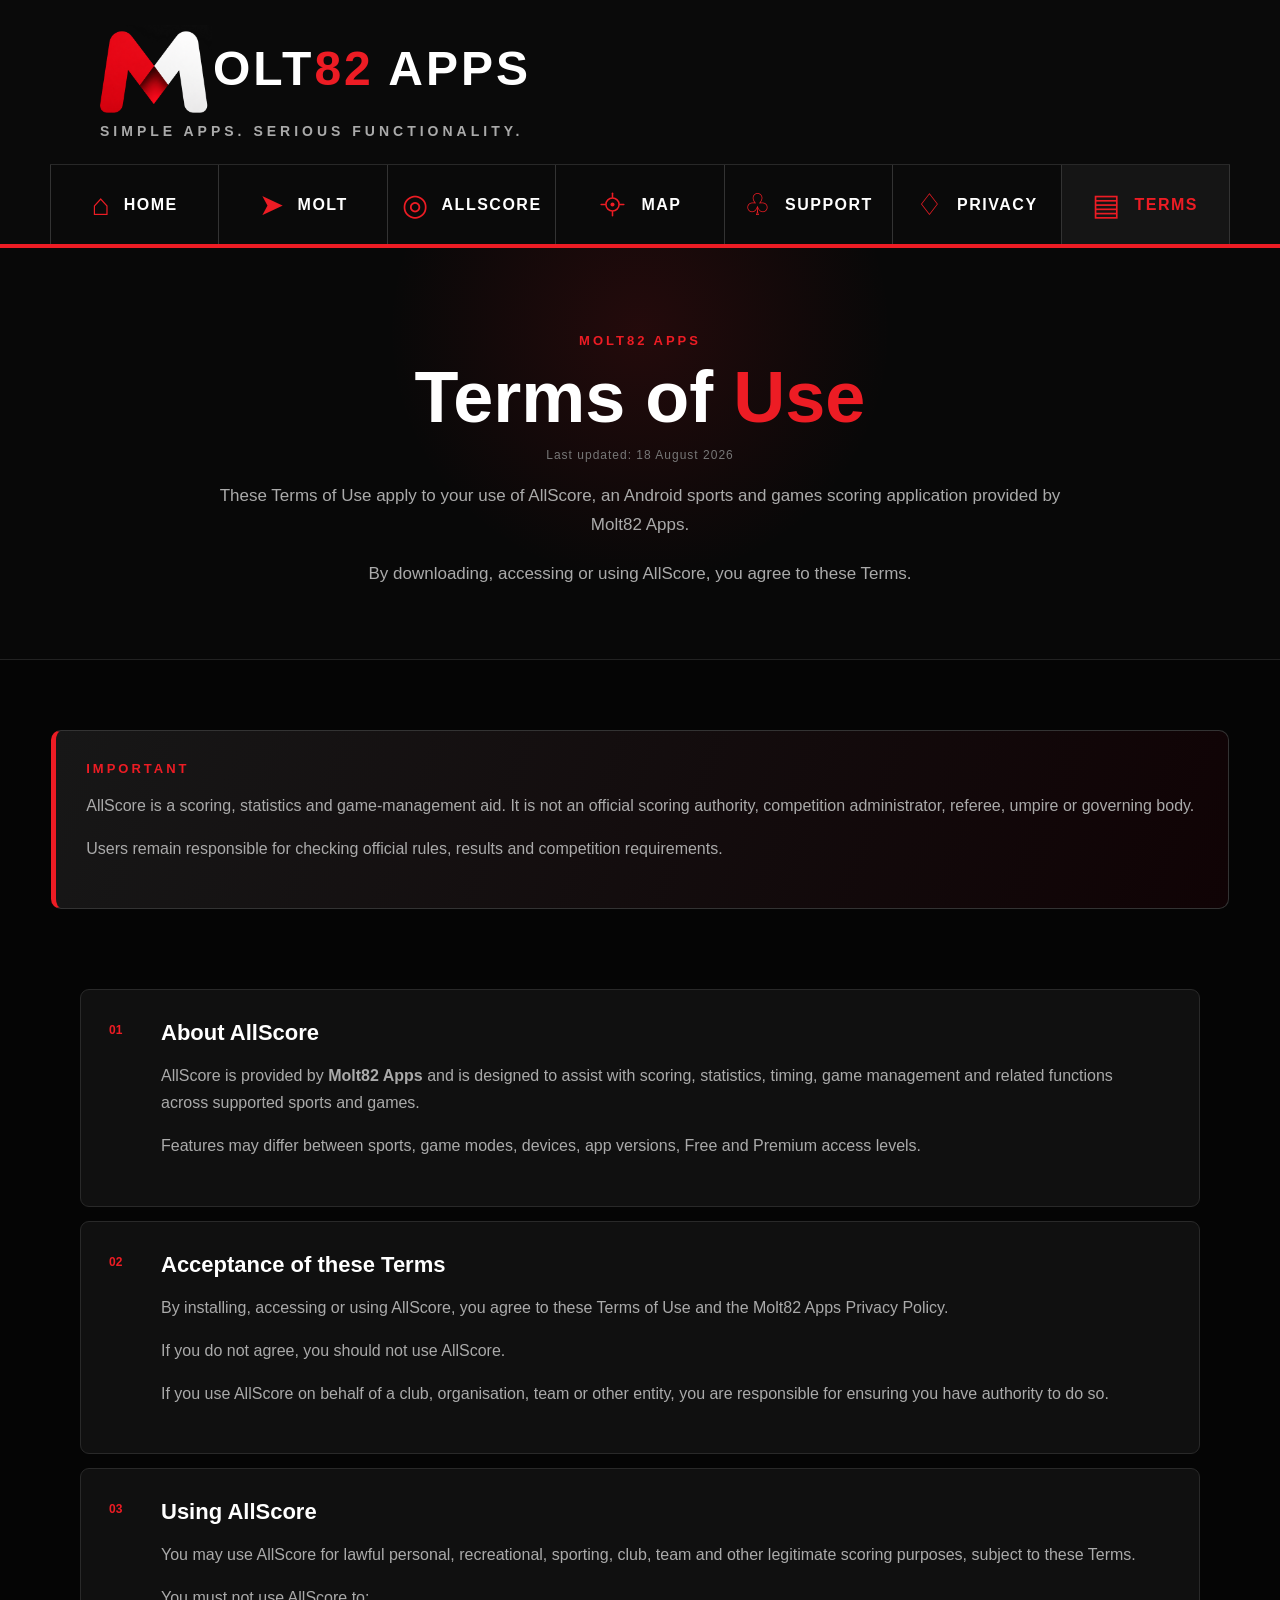
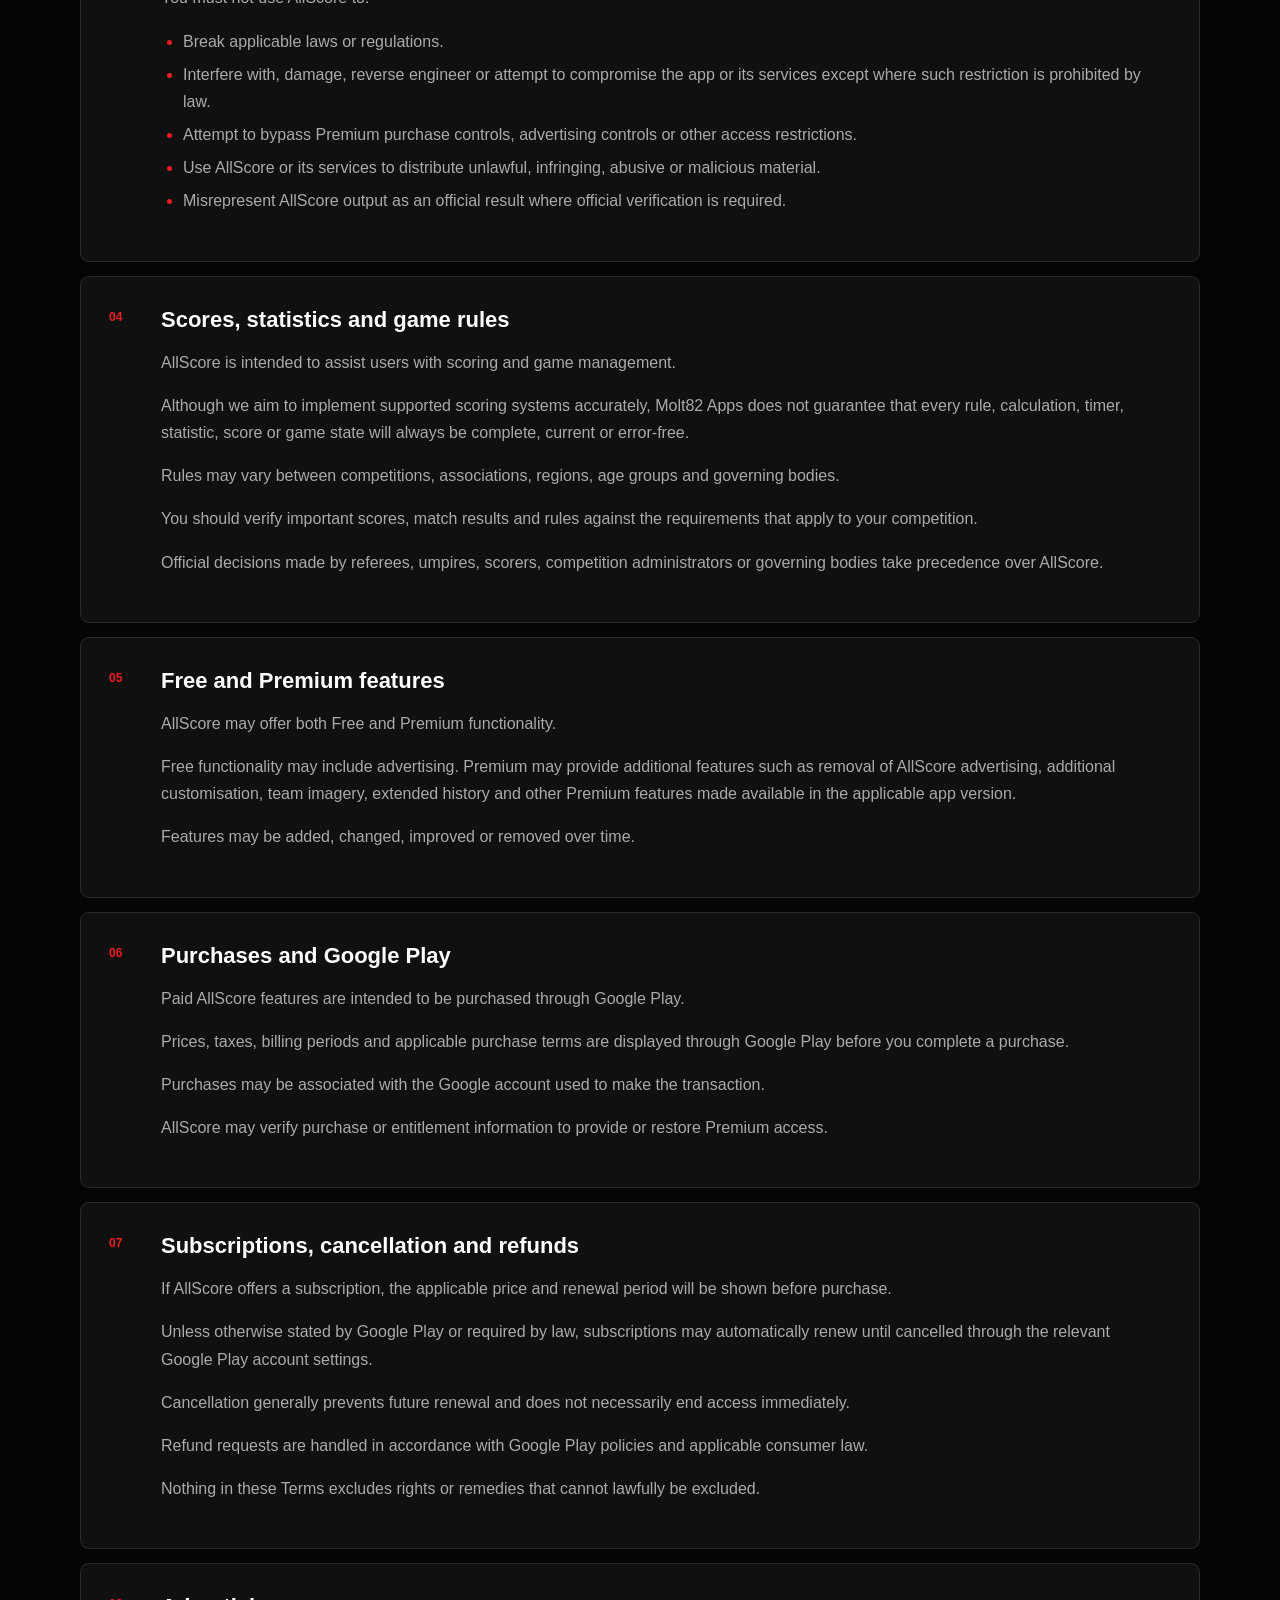
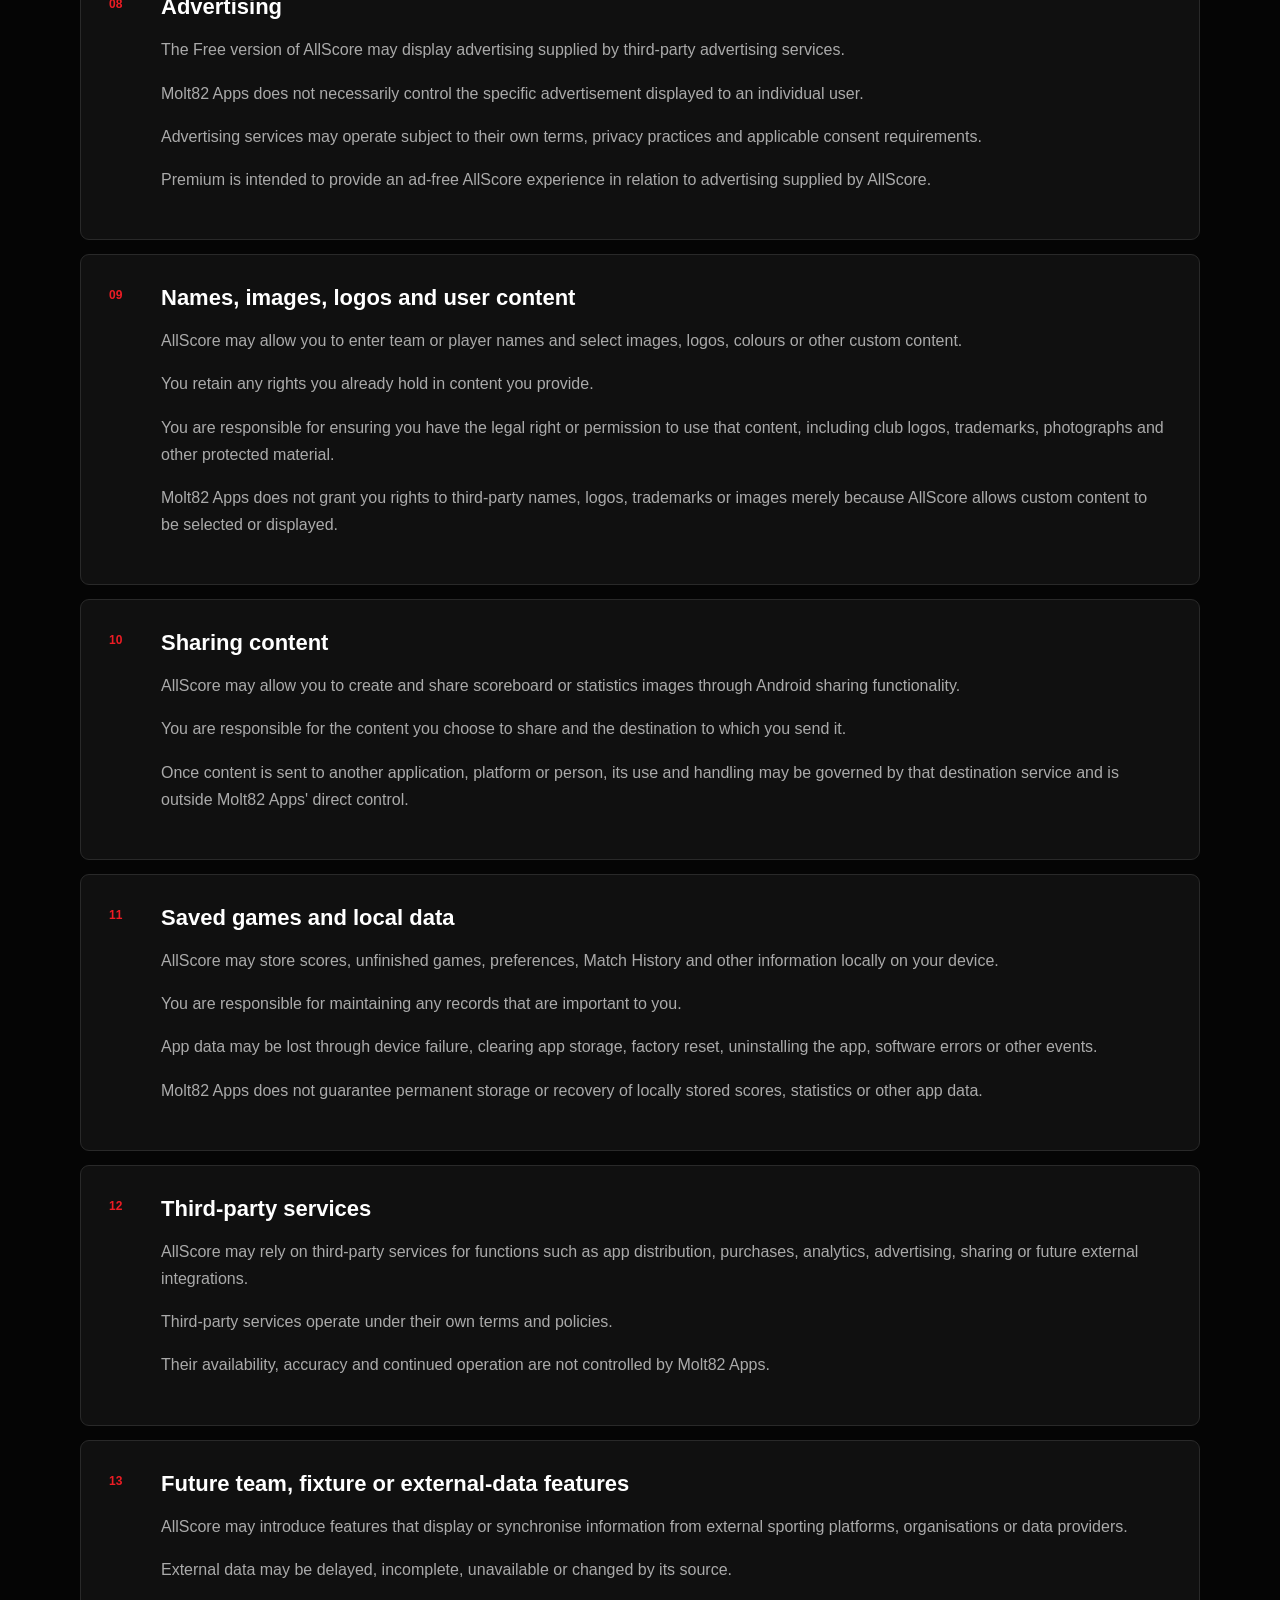
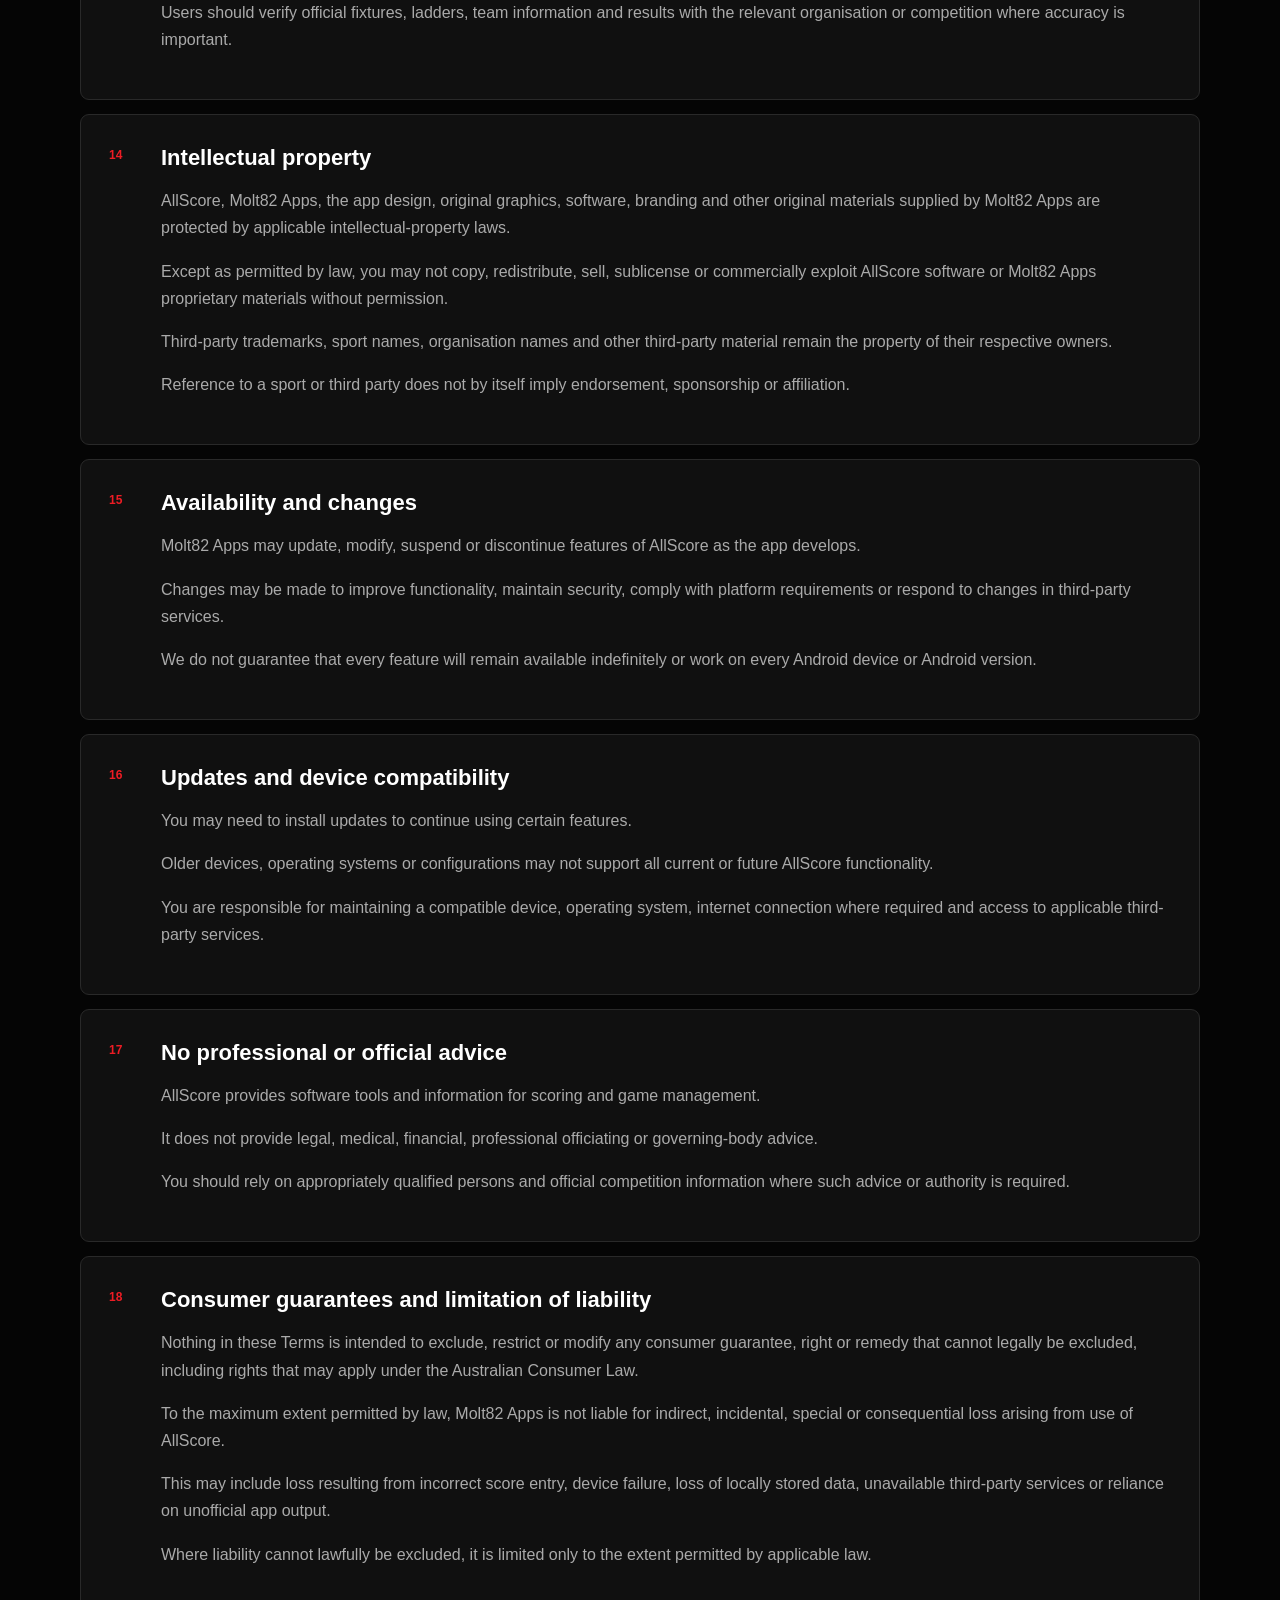
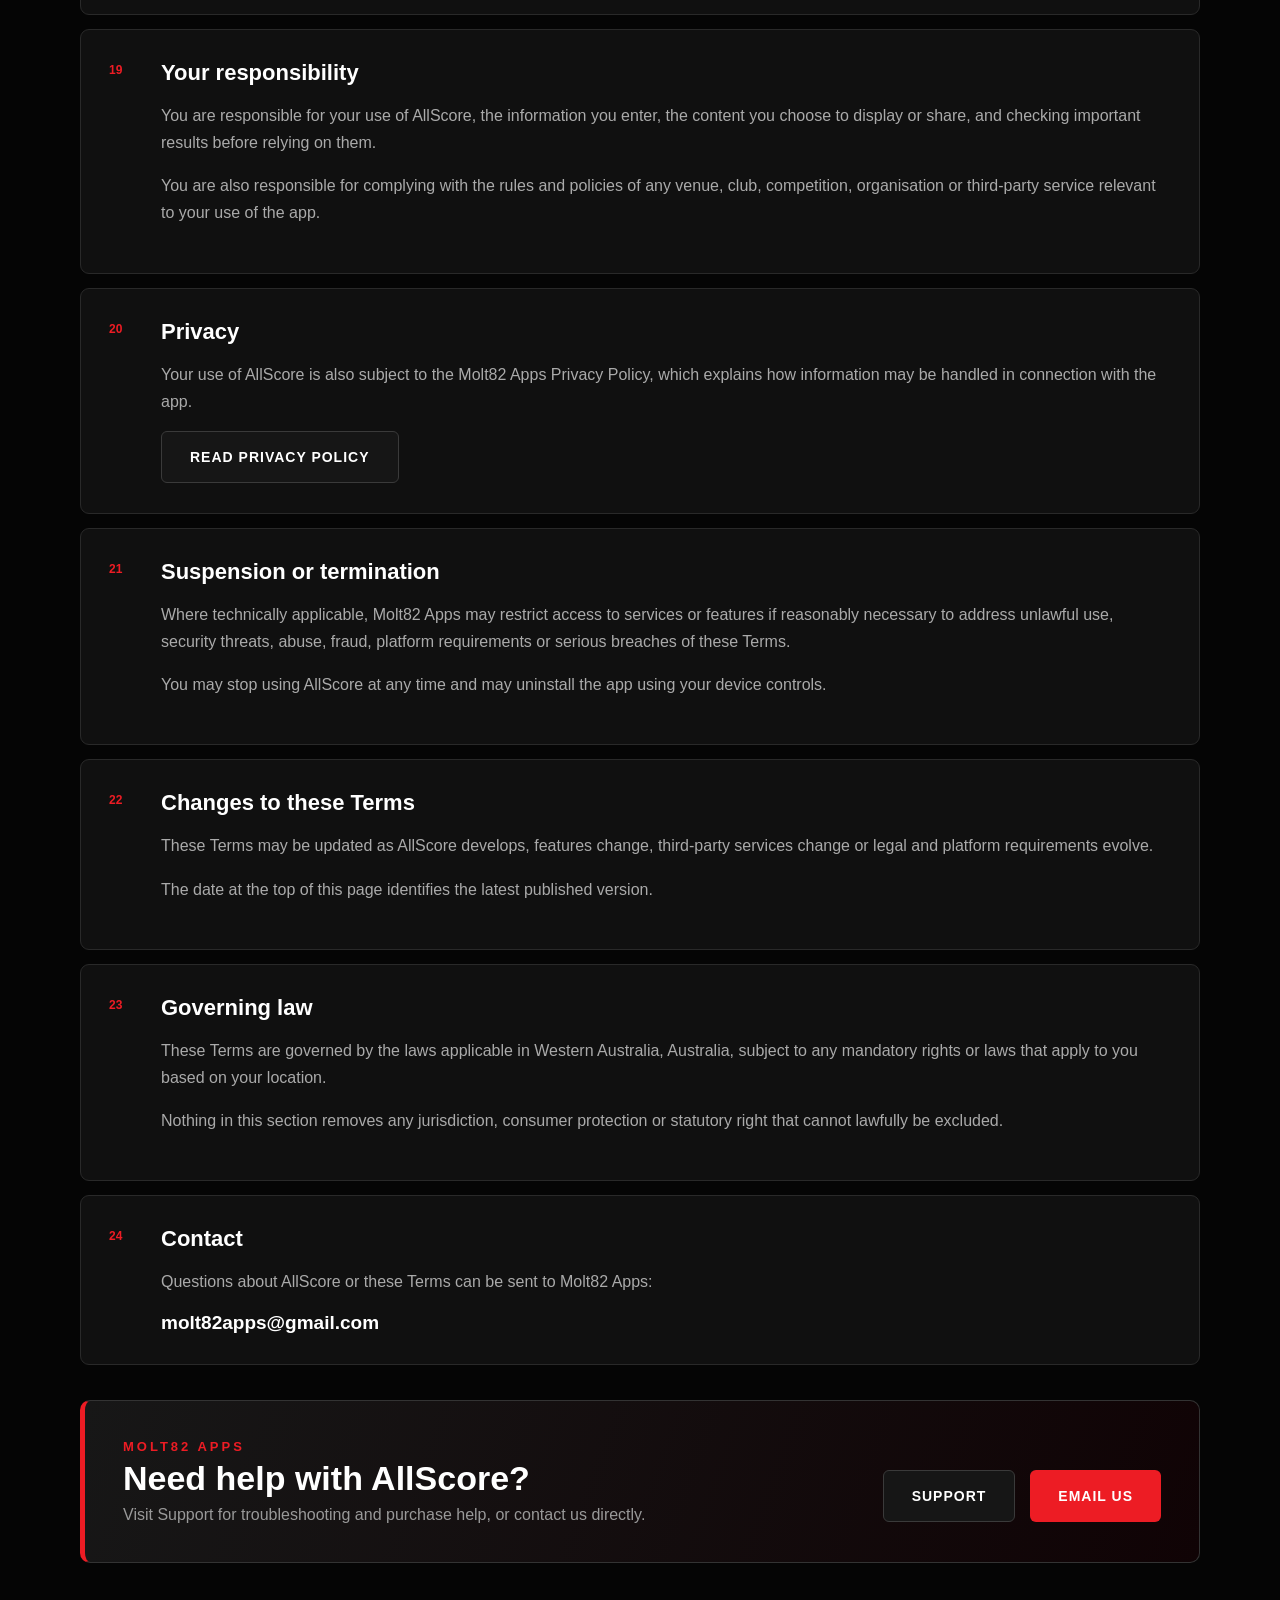
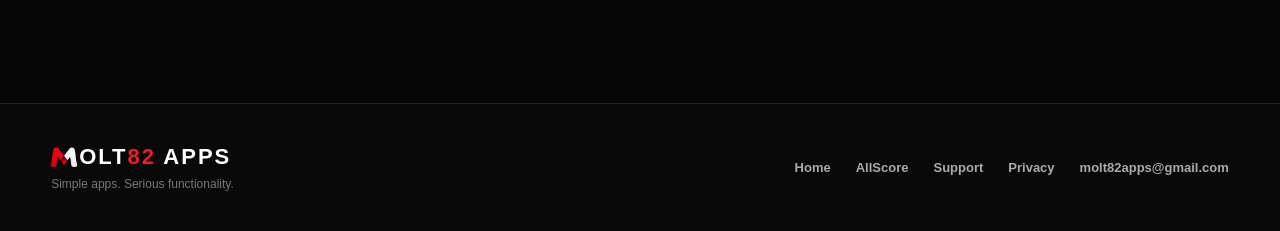
<file: terms.html>
<!DOCTYPE html>
<html lang="en">
<head>
    <meta charset="UTF-8">

    <meta
        name="viewport"
        content="width=device-width, initial-scale=1.0">

    <title>Terms of Use | Molt82 Apps</title>

    <meta
        name="description"
        content="Terms of Use for AllScore by Molt82 Apps.">

    <link
        rel="stylesheet"
        href="/css/style.css?v=14">
    <link rel="icon" type="image/png" href="/images/molt-brand-m.png?v=14">

<style id="molt-critical-fallback">
html,body{margin:0;background:#050505;color:#fff;font-family:Arial,Helvetica,sans-serif}a{color:inherit}.site-header{background:#0a0a0a;border-bottom:4px solid #ed1c24}.header-inner,.main-nav,.hero-inner,.section-inner,.footer-inner{max-width:1180px;margin:0 auto}.brand{text-decoration:none;color:#fff}.brand-name{display:flex;align-items:center;font-weight:800}.brand-m-image,.footer-m-image{display:inline-block;object-fit:contain}.main-nav{display:flex;flex-wrap:wrap}.nav-link{text-decoration:none}.site-footer{background:#090909;border-top:1px solid #242424}
</style>
</head>

<body>


<header class="site-header">

    <div class="header-inner">

        <a
            class="brand"
            href="index.html">

            <div class="brand-name"><img class="brand-m-image" src="/images/molt-brand-m.png?v=13-fix1" alt=""><span class="brand-letters">OLT</span><span>82</span><span class="brand-apps">&nbsp;APPS</span></div>

            <div class="brand-tagline">
                SIMPLE APPS. SERIOUS FUNCTIONALITY.
            </div>

        </a>

    </div>


    <nav class="main-nav">

        <a class="nav-link" href="index.html">
            <span class="nav-icon">⌂</span>
            <span class="nav-label">HOME</span>
        </a>

        <a class="nav-link" href="molt/index.html">
            <span class="nav-icon">➤</span>
            <span class="nav-label">MOLT</span>
        </a><a class="nav-link" href="molt-score.html">
            <span class="nav-icon">◎</span>
            <span class="nav-label">ALLSCORE</span>
        </a>

        

        <a class="nav-link" href="/map/">
            <span class="nav-icon map-nav-icon" aria-hidden="true"><svg viewBox="0 0 64 64" focusable="false"><circle cx="32" cy="32" r="14.5"></circle><circle cx="32" cy="32" r="4.5" class="map-target-dot"></circle><line x1="32" y1="7" x2="32" y2="16"></line><line x1="32" y1="48" x2="32" y2="57"></line><line x1="7" y1="32" x2="16" y2="32"></line><line x1="48" y1="32" x2="57" y2="32"></line></svg></span>
            <span class="nav-label">MAP</span>
        </a>

        <a class="nav-link" href="support.html">
            <span class="nav-icon">♧</span>
            <span class="nav-label">SUPPORT</span>
        </a>

        <a class="nav-link" href="privacy.html">
            <span class="nav-icon">♢</span>
            <span class="nav-label">PRIVACY</span>
        </a>

        <a class="nav-link active" href="terms.html">
            <span class="nav-icon">▤</span>
            <span class="nav-label">TERMS</span>
        </a>

    </nav>

</header>



<main>


    <!-- HERO -->

    <section class="legal-hero">

        <div class="content">

            <div class="eyebrow">
                MOLT82 APPS
            </div>

            <h1>
                Terms of <span>Use</span>
            </h1>

            <div class="legal-updated">
                Last updated: 18 August 2026
            </div>

            <p>
                These Terms of Use apply to your use of
                AllScore, an Android sports and games
                scoring application provided by Molt82 Apps.
            </p>

            <p>
                By downloading, accessing or using AllScore,
                you agree to these Terms.
            </p>

        </div>

    </section>



    <!-- IMPORTANT NOTICE -->

    <section class="content">

        <div class="legal-notice">

            <div class="eyebrow">
                IMPORTANT
            </div>

            <p>
                AllScore is a scoring, statistics and
                game-management aid. It is not an official
                scoring authority, competition administrator,
                referee, umpire or governing body.
            </p>

            <p>
                Users remain responsible for checking official
                rules, results and competition requirements.
            </p>

        </div>

    </section>



    <!-- TERMS -->

    <section class="legal-content">


        <article class="legal-card">

            <div class="legal-number">01</div>

            <h2>
                About AllScore
            </h2>

            <p>
                AllScore is provided by
                <strong>Molt82 Apps</strong> and is designed
                to assist with scoring, statistics, timing,
                game management and related functions across
                supported sports and games.
            </p>

            <p>
                Features may differ between sports,
                game modes, devices, app versions,
                Free and Premium access levels.
            </p>

        </article>



        <article class="legal-card">

            <div class="legal-number">02</div>

            <h2>
                Acceptance of these Terms
            </h2>

            <p>
                By installing, accessing or using AllScore,
                you agree to these Terms of Use and the
                Molt82 Apps Privacy Policy.
            </p>

            <p>
                If you do not agree, you should not use
                AllScore.
            </p>

            <p>
                If you use AllScore on behalf of a club,
                organisation, team or other entity,
                you are responsible for ensuring you have
                authority to do so.
            </p>

        </article>



        <article class="legal-card">

            <div class="legal-number">03</div>

            <h2>
                Using AllScore
            </h2>

            <p>
                You may use AllScore for lawful personal,
                recreational, sporting, club, team and other
                legitimate scoring purposes, subject to
                these Terms.
            </p>

            <p>
                You must not use AllScore to:
            </p>

            <ul>
                <li>
                    Break applicable laws or regulations.
                </li>

                <li>
                    Interfere with, damage, reverse engineer
                    or attempt to compromise the app or its
                    services except where such restriction
                    is prohibited by law.
                </li>

                <li>
                    Attempt to bypass Premium purchase controls,
                    advertising controls or other access
                    restrictions.
                </li>

                <li>
                    Use AllScore or its services to distribute
                    unlawful, infringing, abusive or malicious
                    material.
                </li>

                <li>
                    Misrepresent AllScore output as an official
                    result where official verification is
                    required.
                </li>
            </ul>

        </article>



        <article class="legal-card">

            <div class="legal-number">04</div>

            <h2>
                Scores, statistics and game rules
            </h2>

            <p>
                AllScore is intended to assist users with
                scoring and game management.
            </p>

            <p>
                Although we aim to implement supported scoring
                systems accurately, Molt82 Apps does not
                guarantee that every rule, calculation, timer,
                statistic, score or game state will always be
                complete, current or error-free.
            </p>

            <p>
                Rules may vary between competitions,
                associations, regions, age groups and
                governing bodies.
            </p>

            <p>
                You should verify important scores, match
                results and rules against the requirements
                that apply to your competition.
            </p>

            <p>
                Official decisions made by referees,
                umpires, scorers, competition administrators
                or governing bodies take precedence over
                AllScore.
            </p>

        </article>



        <article class="legal-card">

            <div class="legal-number">05</div>

            <h2>
                Free and Premium features
            </h2>

            <p>
                AllScore may offer both Free and Premium
                functionality.
            </p>

            <p>
                Free functionality may include advertising.
                Premium may provide additional features such
                as removal of AllScore advertising,
                additional customisation, team imagery,
                extended history and other Premium features
                made available in the applicable app version.
            </p>

            <p>
                Features may be added, changed, improved or
                removed over time.
            </p>

        </article>



        <article class="legal-card">

            <div class="legal-number">06</div>

            <h2>
                Purchases and Google Play
            </h2>

            <p>
                Paid AllScore features are intended to be
                purchased through Google Play.
            </p>

            <p>
                Prices, taxes, billing periods and applicable
                purchase terms are displayed through
                Google Play before you complete a purchase.
            </p>

            <p>
                Purchases may be associated with the Google
                account used to make the transaction.
            </p>

            <p>
                AllScore may verify purchase or entitlement
                information to provide or restore Premium
                access.
            </p>

        </article>



        <article class="legal-card">

            <div class="legal-number">07</div>

            <h2>
                Subscriptions, cancellation and refunds
            </h2>

            <p>
                If AllScore offers a subscription,
                the applicable price and renewal period
                will be shown before purchase.
            </p>

            <p>
                Unless otherwise stated by Google Play or
                required by law, subscriptions may
                automatically renew until cancelled through
                the relevant Google Play account settings.
            </p>

            <p>
                Cancellation generally prevents future renewal
                and does not necessarily end access immediately.
            </p>

            <p>
                Refund requests are handled in accordance with
                Google Play policies and applicable consumer law.
            </p>

            <p>
                Nothing in these Terms excludes rights or
                remedies that cannot lawfully be excluded.
            </p>

        </article>



        <article class="legal-card">

            <div class="legal-number">08</div>

            <h2>
                Advertising
            </h2>

            <p>
                The Free version of AllScore may display
                advertising supplied by third-party
                advertising services.
            </p>

            <p>
                Molt82 Apps does not necessarily control the
                specific advertisement displayed to an
                individual user.
            </p>

            <p>
                Advertising services may operate subject to
                their own terms, privacy practices and
                applicable consent requirements.
            </p>

            <p>
                Premium is intended to provide an ad-free
                AllScore experience in relation to
                advertising supplied by AllScore.
            </p>

        </article>



        <article class="legal-card">

            <div class="legal-number">09</div>

            <h2>
                Names, images, logos and user content
            </h2>

            <p>
                AllScore may allow you to enter team or
                player names and select images, logos,
                colours or other custom content.
            </p>

            <p>
                You retain any rights you already hold in
                content you provide.
            </p>

            <p>
                You are responsible for ensuring you have
                the legal right or permission to use that
                content, including club logos, trademarks,
                photographs and other protected material.
            </p>

            <p>
                Molt82 Apps does not grant you rights to
                third-party names, logos, trademarks or
                images merely because AllScore allows
                custom content to be selected or displayed.
            </p>

        </article>



        <article class="legal-card">

            <div class="legal-number">10</div>

            <h2>
                Sharing content
            </h2>

            <p>
                AllScore may allow you to create and share
                scoreboard or statistics images through
                Android sharing functionality.
            </p>

            <p>
                You are responsible for the content you
                choose to share and the destination to which
                you send it.
            </p>

            <p>
                Once content is sent to another application,
                platform or person, its use and handling may
                be governed by that destination service and
                is outside Molt82 Apps' direct control.
            </p>

        </article>



        <article class="legal-card">

            <div class="legal-number">11</div>

            <h2>
                Saved games and local data
            </h2>

            <p>
                AllScore may store scores, unfinished games,
                preferences, Match History and other
                information locally on your device.
            </p>

            <p>
                You are responsible for maintaining any
                records that are important to you.
            </p>

            <p>
                App data may be lost through device failure,
                clearing app storage, factory reset,
                uninstalling the app, software errors or
                other events.
            </p>

            <p>
                Molt82 Apps does not guarantee permanent
                storage or recovery of locally stored scores,
                statistics or other app data.
            </p>

        </article>



        <article class="legal-card">

            <div class="legal-number">12</div>

            <h2>
                Third-party services
            </h2>

            <p>
                AllScore may rely on third-party services
                for functions such as app distribution,
                purchases, analytics, advertising,
                sharing or future external integrations.
            </p>

            <p>
                Third-party services operate under their own
                terms and policies.
            </p>

            <p>
                Their availability, accuracy and continued
                operation are not controlled by Molt82 Apps.
            </p>

        </article>



        <article class="legal-card">

            <div class="legal-number">13</div>

            <h2>
                Future team, fixture or external-data features
            </h2>

            <p>
                AllScore may introduce features that display
                or synchronise information from external
                sporting platforms, organisations or
                data providers.
            </p>

            <p>
                External data may be delayed, incomplete,
                unavailable or changed by its source.
            </p>

            <p>
                Users should verify official fixtures,
                ladders, team information and results with
                the relevant organisation or competition
                where accuracy is important.
            </p>

        </article>



        <article class="legal-card">

            <div class="legal-number">14</div>

            <h2>
                Intellectual property
            </h2>

            <p>
                AllScore, Molt82 Apps, the app design,
                original graphics, software, branding and
                other original materials supplied by
                Molt82 Apps are protected by applicable
                intellectual-property laws.
            </p>

            <p>
                Except as permitted by law, you may not copy,
                redistribute, sell, sublicense or commercially
                exploit AllScore software or Molt82 Apps
                proprietary materials without permission.
            </p>

            <p>
                Third-party trademarks, sport names,
                organisation names and other third-party
                material remain the property of their
                respective owners.
            </p>

            <p>
                Reference to a sport or third party does not
                by itself imply endorsement, sponsorship
                or affiliation.
            </p>

        </article>



        <article class="legal-card">

            <div class="legal-number">15</div>

            <h2>
                Availability and changes
            </h2>

            <p>
                Molt82 Apps may update, modify, suspend or
                discontinue features of AllScore as the app
                develops.
            </p>

            <p>
                Changes may be made to improve functionality,
                maintain security, comply with platform
                requirements or respond to changes in
                third-party services.
            </p>

            <p>
                We do not guarantee that every feature will
                remain available indefinitely or work on
                every Android device or Android version.
            </p>

        </article>



        <article class="legal-card">

            <div class="legal-number">16</div>

            <h2>
                Updates and device compatibility
            </h2>

            <p>
                You may need to install updates to continue
                using certain features.
            </p>

            <p>
                Older devices, operating systems or
                configurations may not support all current
                or future AllScore functionality.
            </p>

            <p>
                You are responsible for maintaining a
                compatible device, operating system,
                internet connection where required and
                access to applicable third-party services.
            </p>

        </article>



        <article class="legal-card">

            <div class="legal-number">17</div>

            <h2>
                No professional or official advice
            </h2>

            <p>
                AllScore provides software tools and
                information for scoring and game management.
            </p>

            <p>
                It does not provide legal, medical,
                financial, professional officiating or
                governing-body advice.
            </p>

            <p>
                You should rely on appropriately qualified
                persons and official competition information
                where such advice or authority is required.
            </p>

        </article>



        <article class="legal-card">

            <div class="legal-number">18</div>

            <h2>
                Consumer guarantees and limitation of liability
            </h2>

            <p>
                Nothing in these Terms is intended to exclude,
                restrict or modify any consumer guarantee,
                right or remedy that cannot legally be
                excluded, including rights that may apply
                under the Australian Consumer Law.
            </p>

            <p>
                To the maximum extent permitted by law,
                Molt82 Apps is not liable for indirect,
                incidental, special or consequential loss
                arising from use of AllScore.
            </p>

            <p>
                This may include loss resulting from incorrect
                score entry, device failure, loss of locally
                stored data, unavailable third-party services
                or reliance on unofficial app output.
            </p>

            <p>
                Where liability cannot lawfully be excluded,
                it is limited only to the extent permitted by
                applicable law.
            </p>

        </article>



        <article class="legal-card">

            <div class="legal-number">19</div>

            <h2>
                Your responsibility
            </h2>

            <p>
                You are responsible for your use of AllScore,
                the information you enter, the content you
                choose to display or share, and checking
                important results before relying on them.
            </p>

            <p>
                You are also responsible for complying with
                the rules and policies of any venue, club,
                competition, organisation or third-party
                service relevant to your use of the app.
            </p>

        </article>



        <article class="legal-card">

            <div class="legal-number">20</div>

            <h2>
                Privacy
            </h2>

            <p>
                Your use of AllScore is also subject to the
                Molt82 Apps Privacy Policy, which explains
                how information may be handled in connection
                with the app.
            </p>

            <a
                class="button button-dark"
                href="privacy.html">

                READ PRIVACY POLICY

            </a>

        </article>



        <article class="legal-card">

            <div class="legal-number">21</div>

            <h2>
                Suspension or termination
            </h2>

            <p>
                Where technically applicable, Molt82 Apps
                may restrict access to services or features
                if reasonably necessary to address unlawful
                use, security threats, abuse, fraud,
                platform requirements or serious breaches
                of these Terms.
            </p>

            <p>
                You may stop using AllScore at any time
                and may uninstall the app using your
                device controls.
            </p>

        </article>



        <article class="legal-card">

            <div class="legal-number">22</div>

            <h2>
                Changes to these Terms
            </h2>

            <p>
                These Terms may be updated as AllScore
                develops, features change, third-party
                services change or legal and platform
                requirements evolve.
            </p>

            <p>
                The date at the top of this page identifies
                the latest published version.
            </p>

        </article>



        <article class="legal-card">

            <div class="legal-number">23</div>

            <h2>
                Governing law
            </h2>

            <p>
                These Terms are governed by the laws
                applicable in Western Australia, Australia,
                subject to any mandatory rights or laws
                that apply to you based on your location.
            </p>

            <p>
                Nothing in this section removes any
                jurisdiction, consumer protection or
                statutory right that cannot lawfully
                be excluded.
            </p>

        </article>



        <article class="legal-card">

            <div class="legal-number">24</div>

            <h2>
                Contact
            </h2>

            <p>
                Questions about AllScore or these Terms
                can be sent to Molt82 Apps:
            </p>

            <a
                class="legal-email"
                href="mailto:molt82apps@gmail.com">

                molt82apps@gmail.com

            </a>

        </article>



        <!-- CONTACT -->

        <section class="legal-contact">

            <div>

                <div class="eyebrow">
                    MOLT82 APPS
                </div>

                <h2>
                    Need help with AllScore?
                </h2>

                <p>
                    Visit Support for troubleshooting
                    and purchase help, or contact us directly.
                </p>

            </div>


            <div class="button-row">

                <a
                    class="button button-dark"
                    href="support.html">

                    SUPPORT

                </a>

                <a
                    class="button button-red"
                    href="mailto:molt82apps@gmail.com">

                    EMAIL US

                </a>

            </div>

        </section>


    </section>


</main>



<footer class="site-footer">

    <div class="footer-inner">

        <div>

            <div class="footer-brand"><img class="footer-m-image" src="/images/molt-brand-m.png?v=13-fix1" alt=""><span class="brand-letters">OLT</span><span>82</span><span class="brand-apps">&nbsp;APPS</span></div>

            <div class="footer-tagline-small">
                Simple apps. Serious functionality.
            </div>

        </div>


        <div class="footer-links">

            <a href="index.html">
                Home
            </a>

            <a href="molt-score.html">
                AllScore
            </a>

            <a href="support.html">
                Support
            </a>

            <a href="privacy.html">
                Privacy
            </a>

            <a href="mailto:molt82apps@gmail.com">
                molt82apps@gmail.com
            </a>

        </div>

    </div>

</footer>



<style>

.eyebrow {
    color: #ed1c24;

    font-size: 13px;
    font-weight: 900;

    letter-spacing: 3px;
}


.legal-hero {
    padding: 85px 0 30px;

    text-align: center;

    background:
        radial-gradient(
            circle at 50% 20%,
            rgba(237, 28, 36, .12),
            transparent 35%
        ),
        #080808;

    border-bottom: 1px solid #222;
}


.legal-hero .content {
    padding-top: 0;
    padding-bottom: 40px;
}


.legal-hero h1 {
    margin: 8px 0 10px;

    font-size: clamp(48px, 6vw, 72px);
}


.legal-hero h1 span {
    color: #ed1c24;
}


.legal-hero p {
    max-width: 850px;

    margin:
        20px
        auto
        0;

    color: #aaa;

    font-size: 17px;
    line-height: 1.7;
}


.legal-updated {
    color: #777;

    font-size: 12px;

    letter-spacing: 1px;
}


.legal-notice {
    padding: 30px;

    background:
        linear-gradient(
            110deg,
            #171717,
            #100305
        );

    border: 1px solid #333;

    border-left: 5px solid #ed1c24;

    border-radius: 10px;
}


.legal-notice p {
    color: #aaa;

    line-height: 1.7;
}


.legal-content {
    width: min(1120px, 92%);

    margin: 0 auto;

    padding:
        10px
        0
        70px;
}


.legal-card {
    position: relative;

    margin-bottom: 14px;

    padding:
        30px
        35px
        30px
        80px;

    background: #101010;

    border: 1px solid #292929;

    border-radius: 9px;
}


.legal-number {
    position: absolute;

    left: 28px;
    top: 33px;

    color: #ed1c24;

    font-size: 12px;
    font-weight: 900;
}


.legal-card h2 {
    margin:
        0
        0
        14px;

    font-size: 22px;
}


.legal-card p {
    color: #aaa;

    line-height: 1.7;
}


.legal-card ul {
    padding-left: 22px;

    color: #aaa;

    line-height: 1.7;
}


.legal-card li {
    margin-bottom: 6px;
}


.legal-card li::marker {
    color: #ed1c24;
}


.legal-email {
    color: #fff;

    font-size: 19px;
    font-weight: 900;

    text-decoration: none;
}


.legal-contact {
    margin-top: 35px;

    padding: 38px;

    display: flex;
    align-items: center;
    justify-content: space-between;

    gap: 30px;

    background:
        linear-gradient(
            110deg,
            #171717,
            #100305
        );

    border: 1px solid #333;

    border-left: 5px solid #ed1c24;

    border-radius: 10px;
}


.legal-contact h2 {
    margin:
        5px
        0
        8px;

    font-size: 34px;
}


.legal-contact p {
    margin: 0;

    color: #999;
}


.footer-tagline-small {
    margin-top: 7px;

    color: #777;

    font-size: 12px;
}


@media (max-width: 700px) {

    .legal-card {
        padding: 25px 22px;
    }


    .legal-number {
        position: static;

        margin-bottom: 10px;
    }


    .legal-contact {
        flex-direction: column;

        align-items: flex-start;
    }

}

</style>


</body>
</html>
</file>
<file: css/style.css>
/* =========================================================
   MOLT82 APPS
   Main Website Styles
   ========================================================= */

* {
    box-sizing: border-box;
}

html {
    scroll-behavior: smooth;
}

body {
    margin: 0;
    padding: 0;

    background: #050505;
    color: #ffffff;

    font-family: Arial, Helvetica, sans-serif;
}


/* =========================================================
   HEADER
   ========================================================= */

.site-header {
    width: 100%;

    background:
        linear-gradient(
            180deg,
            #111111 0%,
            #050505 100%
        );

    border-bottom: 4px solid #ed1c24;
}

.header-inner {
    max-width: 1500px;
    margin: 0 auto;

    min-height: 150px;

    display: flex;
    align-items: center;
    justify-content: space-between;

    padding: 25px 50px;
}


/* BRAND */

.brand {
    display: flex;
    flex-direction: column;

    text-decoration: none;
}

.brand-name {
    color: #ffffff;

    font-size: 48px;
    font-weight: 900;

    letter-spacing: 3px;

    line-height: 1;
}

.brand-name span {
    color: #ed1c24;
}

.brand-tagline {
    margin-top: 10px;

    color: #aaaaaa;

    font-size: 14px;
    font-weight: 700;

    letter-spacing: 4px;
}


/* =========================================================
   NAVIGATION
   ========================================================= */

.main-nav {
    display: flex;
    align-items: stretch;

    height: 80px;

    border-top: 1px solid #282828;
}

.nav-link {
    flex: 1;

    min-width: 0;

    display: flex;
    align-items: center;
    justify-content: center;

    gap: 14px;

    padding: 0 25px;

    color: #ffffff;

    text-decoration: none;

    border-right: 1px solid #333333;

    transition:
        background 0.2s ease,
        color 0.2s ease;
}

.nav-link:first-child {
    border-left: 1px solid #333333;
}

.nav-icon {
    color: #ed1c24;

    font-size: 30px;

    line-height: 1;
}

.map-nav-icon {
    width: 29px;
    height: 29px;
    display: inline-flex;
    align-items: center;
    justify-content: center;
    flex: 0 0 29px;
    color: #ed1c24;
    transform: none;
}

.map-nav-icon svg {
    width: 100%;
    height: 100%;
    display: block;
    stroke: currentColor;
    fill: none;
    stroke-width: 3.4;
    stroke-linecap: round;
    stroke-linejoin: round;
}

.map-nav-icon .map-target-dot {
    fill: currentColor;
    stroke: none;
}

.nav-label {
    color: #ffffff;

    font-size: 16px;
    font-weight: 900;

    letter-spacing: 1.5px;

    white-space: nowrap;
}

.nav-link:hover {
    background: #181818;
}

.nav-link:hover .nav-label {
    color: #ed1c24;
}


/* CURRENT PAGE */

.nav-link.active {
    background: #151515;
}

.nav-link.active .nav-label {
    color: #ed1c24;
}

/* MAP TAB: keep label white while preserving the larger detailed target icon */
.map-page .nav-link.active .nav-label {
    color: #ffffff;
}

.map-page .nav-link.active .map-nav-icon {
    color: #ed1c24;
}


/* =========================================================
   MAIN CONTENT
   ========================================================= */

main {
    width: 100%;
}

.content {
    width: min(1400px, 92%);
    margin: 0 auto;

    padding: 70px 0;
}


/* =========================================================
   HERO
   ========================================================= */

.hero {
    width: 100%;

    min-height: 560px;

    display: flex;
    align-items: center;

    background:
        radial-gradient(
            circle at 75% 50%,
            rgba(237, 28, 36, 0.13),
            transparent 35%
        ),
        linear-gradient(
            135deg,
            #101010,
            #050505 65%
        );

    border-bottom: 1px solid #222222;
}

.hero-inner {
    width: min(1400px, 92%);

    margin: 0 auto;

    display: grid;

    grid-template-columns: 1.05fr 0.95fr;

    gap: 70px;

    align-items: center;

    padding: 70px 0;
}

.hero-eyebrow {
    color: #ed1c24;

    font-size: 14px;
    font-weight: 900;

    letter-spacing: 4px;

    text-transform: uppercase;
}

.hero h1 {
    margin: 15px 0 20px;

    font-size: clamp(50px, 6vw, 90px);

    line-height: 0.95;

    letter-spacing: -2px;
}

.hero h1 span {
    color: #ed1c24;
}

.hero p {
    max-width: 700px;

    color: #c6c6c6;

    font-size: 20px;

    line-height: 1.7;
}


/* =========================================================
   BUTTONS
   ========================================================= */

.button-row {
    display: flex;

    flex-wrap: wrap;

    gap: 15px;

    margin-top: 30px;
}

.button {
    display: inline-flex;

    align-items: center;
    justify-content: center;

    min-height: 52px;

    padding: 0 28px;

    border-radius: 6px;

    font-size: 14px;
    font-weight: 900;

    letter-spacing: 1px;

    text-decoration: none;

    transition:
        transform 0.15s ease,
        background 0.15s ease;
}

.button:hover {
    transform: translateY(-2px);
}

.button-red {
    background: #ed1c24;
    color: #ffffff;
}

.button-red:hover {
    background: #ff3038;
}

.button-dark {
    background: #161616;
    color: #ffffff;

    border: 1px solid #3a3a3a;
}

.button-dark:hover {
    background: #222222;
}


/* =========================================================
   CARDS
   ========================================================= */

.cards {
    display: grid;

    grid-template-columns:
        repeat(3, minmax(0, 1fr));

    gap: 24px;
}

.card {
    padding: 30px;

    background:
        linear-gradient(
            145deg,
            #151515,
            #0b0b0b
        );

    border: 1px solid #292929;

    border-radius: 10px;
}

.card h3 {
    margin-top: 0;

    color: #ffffff;

    font-size: 22px;
}

.card p {
    color: #aaaaaa;

    line-height: 1.7;
}


/* RED TOP ACCENT */

.card-accent {
    border-top: 4px solid #ed1c24;
}


/* =========================================================
   SECTION HEADINGS
   ========================================================= */

.section-heading {
    margin-bottom: 35px;
}

.section-heading .eyebrow {
    color: #ed1c24;

    font-size: 13px;
    font-weight: 900;

    letter-spacing: 3px;
}

.section-heading h2 {
    margin: 8px 0;

    font-size: clamp(32px, 4vw, 52px);
}

.section-heading p {
    max-width: 800px;

    color: #aaaaaa;

    font-size: 17px;

    line-height: 1.7;
}


/* =========================================================
   IMAGES
   ========================================================= */

.responsive-image {
    display: block;

    width: 100%;
    height: auto;

    border-radius: 10px;

    border: 1px solid #333333;
}


/* =========================================================
   FOOTER
   ========================================================= */

.site-footer {
    margin-top: 70px;

    background: #030303;

    border-top: 3px solid #ed1c24;
}

.footer-inner {
    width: min(1400px, 92%);

    margin: 0 auto;

    padding: 40px 0;

    display: flex;
    align-items: center;
    justify-content: space-between;

    gap: 30px;
}

.footer-brand {
    font-size: 22px;
    font-weight: 900;

    letter-spacing: 2px;
}

.footer-brand span {
    color: #ed1c24;
}

.footer-links {
    display: flex;

    flex-wrap: wrap;

    gap: 25px;
}

.footer-links a {
    color: #aaaaaa;

    text-decoration: none;

    font-size: 13px;
    font-weight: 700;
}

.footer-links a:hover {
    color: #ed1c24;
}


/* =========================================================
   TABLET
   ========================================================= */

@media (max-width: 900px) {

    .header-inner {
        min-height: 120px;

        padding: 20px 30px;
    }

    .brand-name {
        font-size: 38px;
    }

    .hero-inner {
        grid-template-columns: 1fr;

        gap: 40px;
    }

    .cards {
        grid-template-columns:
            repeat(2, minmax(0, 1fr));
    }

    .nav-link {
        padding: 0 12px;

        gap: 8px;
    }

    .nav-icon {
        font-size: 24px;
    }

    .map-nav-icon {
        width: 23px;
        height: 23px;
        flex-basis: 23px;
    }

    .map-page .nav-link.active .map-nav-icon {
        width: 23px;
        height: 23px;
    }

    .nav-label {
        font-size: 12px;
    }
}


/* =========================================================
   PHONE
   ========================================================= */

@media (max-width: 600px) {

    .header-inner {
        min-height: 100px;

        padding: 18px 20px;
    }

    .brand-name {
        font-size: 30px;
    }

    .brand-tagline {
        font-size: 10px;

        letter-spacing: 2px;
    }

    .main-nav {
        height: 65px;
    }

    .nav-link {
        flex-direction: column;

        gap: 3px;

        padding: 5px;
    }

    .nav-icon {
        font-size: 20px;
    }

    .map-nav-icon {
        width: 19px;
        height: 19px;
        flex-basis: 19px;
    }

    .map-page .nav-link.active .map-nav-icon {
        width: 19px;
        height: 19px;
    }

    .nav-label {
        font-size: 8px;

        letter-spacing: 0.3px;
    }

    .hero {
        min-height: auto;
    }

    .hero-inner {
        padding: 50px 0;
    }

    .hero h1 {
        font-size: 48px;
    }

    .hero p {
        font-size: 17px;
    }

    .cards {
        grid-template-columns: 1fr;
    }

    .footer-inner {
        flex-direction: column;

        align-items: flex-start;
    }
}
/* =========================================================
   MOLT — MEET & DRIVE / SHARE MY DRIVE
   ========================================================= */
.molt-page { background:#07090b; }
.molt-hero {
    min-height: 640px;
    display:flex;
    align-items:center;
    border-bottom:1px solid #20252a;
    background:
      radial-gradient(circle at 78% 42%, rgba(237,28,36,.18), transparent 28%),
      radial-gradient(circle at 58% 58%, rgba(73,155,255,.08), transparent 30%),
      linear-gradient(135deg,#111519 0%,#07090b 62%);
}
.molt-hero-inner {
    width:min(1400px,92%); margin:0 auto; padding:72px 0;
    display:grid; grid-template-columns:1.02fr .98fr; gap:70px; align-items:center;
}
.molt-hero h1 { margin:14px 0 18px; font-size:clamp(58px,7vw,104px); line-height:.9; letter-spacing:-3px; }
.molt-hero h1 span { color:#ed1c24; }
.molt-hero-copy { color:#c3c8cc; font-size:20px; line-height:1.65; max-width:720px; }
.molt-kicker { color:#ed1c24; font-size:14px; font-weight:900; letter-spacing:4px; text-transform:uppercase; }
.molt-tagline { font-size:18px; font-weight:900; letter-spacing:2px; margin:22px 0 0; color:#fff; }
.molt-visual { position:relative; min-height:470px; border:1px solid #343b42; border-radius:28px; overflow:hidden; background:#171c20; box-shadow:0 30px 80px rgba(0,0,0,.42); }
.molt-map-grid { position:absolute; inset:0; opacity:.9; background:
 linear-gradient(28deg,transparent 0 46%,#69737b 47% 49%,transparent 50% 100%),
 linear-gradient(151deg,transparent 0 29%,#545e66 30% 32%,transparent 33% 100%),
 linear-gradient(94deg,transparent 0 61%,#3e474e 62% 64%,transparent 65% 100%),
 repeating-linear-gradient(0deg,rgba(255,255,255,.025) 0 1px,transparent 1px 42px),
 repeating-linear-gradient(90deg,rgba(255,255,255,.025) 0 1px,transparent 1px 42px),
 #20272c; }
.molt-route { position:absolute; left:14%; top:62%; width:67%; height:10px; background:#ed1c24; border-radius:20px; transform:rotate(-22deg); box-shadow:0 0 0 4px rgba(237,28,36,.15); }
.molt-car { position:absolute; width:76px; height:38px; border-radius:18px 28px 28px 18px; background:#fff; border:4px solid #101010; box-shadow:0 8px 16px rgba(0,0,0,.35); }
.molt-car:before,.molt-car:after { content:""; position:absolute; width:12px; height:7px; background:#111; border-radius:4px; left:14px; }
.molt-car:before { top:-7px; } .molt-car:after { bottom:-7px; }
.molt-car.one { left:36%; top:53%; transform:rotate(-22deg); }
.molt-car.two { left:58%; top:39%; transform:rotate(-22deg); background:#3aa7ff; }
.molt-pin { position:absolute; right:16%; top:18%; width:56px; height:56px; border-radius:50% 50% 50% 0; transform:rotate(-45deg); background:#ed1c24; border:5px solid #fff; box-shadow:0 10px 26px rgba(0,0,0,.35); }
.molt-pin:after { content:""; position:absolute; width:14px; height:14px; border-radius:50%; background:#fff; left:16px; top:16px; }
.molt-map-card { position:absolute; left:24px; top:24px; max-width:250px; padding:18px 20px; border-radius:16px; background:rgba(8,10,12,.88); border:1px solid #3a4249; backdrop-filter:blur(8px); }
.molt-map-card strong { display:block; font-size:17px; margin-bottom:6px; }
.molt-map-card span { color:#aeb7be; font-size:13px; line-height:1.5; }
.molt-status-pill { display:inline-flex; gap:8px; align-items:center; padding:7px 11px; border-radius:999px; border:1px solid #3c454c; background:#11161a; color:#d8dde0; font-weight:800; font-size:12px; letter-spacing:.5px; }
.molt-dot { width:8px; height:8px; border-radius:50%; background:#41d477; box-shadow:0 0 0 4px rgba(65,212,119,.12); }
.molt-feature-grid { display:grid; grid-template-columns:repeat(3,minmax(0,1fr)); gap:22px; }
.molt-feature { padding:28px; border-radius:16px; background:linear-gradient(145deg,#151a1e,#0d1013); border:1px solid #2a3137; }
.molt-feature h3 { margin:13px 0 8px; font-size:22px; }
.molt-feature p { color:#aeb6bc; line-height:1.65; margin-bottom:0; }
.molt-feature-icon { font-size:28px; color:#ed1c24; }
.molt-split { display:grid; grid-template-columns:1fr 1fr; gap:28px; }
.molt-mode-card { padding:34px; border-radius:18px; border:1px solid #2d343a; background:#101418; }
.molt-mode-card h3 { font-size:30px; margin:10px 0; }
.molt-mode-card p { color:#aeb6bc; font-size:17px; line-height:1.7; }
.molt-browser-panel { display:grid; grid-template-columns:1.1fr .9fr; gap:34px; align-items:center; padding:36px; border-radius:22px; background:linear-gradient(135deg,#11161a,#0c0f12); border:1px solid #303840; }
.molt-browser-panel h2 { font-size:clamp(34px,4vw,58px); margin:8px 0 14px; }
.molt-browser-panel p { color:#b6bec4; font-size:18px; line-height:1.7; }
.molt-mini-watch { min-height:330px; position:relative; overflow:hidden; border-radius:18px; border:1px solid #3a434a; background:#1d2429; }
.molt-mini-watch .molt-map-grid { opacity:.72; }
.molt-road-label { position:absolute; right:18px; bottom:18px; padding:10px 13px; border-radius:10px; background:rgba(0,0,0,.72); font-size:12px; font-weight:800; }

/* Watch page */
.watch-shell { min-height:100vh; background:#090b0d; display:flex; flex-direction:column; }
.watch-header { min-height:72px; padding:12px 22px; display:flex; justify-content:space-between; align-items:center; gap:20px; border-bottom:1px solid #282e33; background:#0d1013; }
.watch-brand { text-decoration:none; color:#fff; font-size:24px; font-weight:900; letter-spacing:1.5px; }
.watch-brand span { color:#ed1c24; }
.watch-session { color:#9ca6ad; font-size:13px; }
.watch-main { flex:1; display:grid; grid-template-columns:minmax(0,1fr) 360px; min-height:calc(100vh - 72px); }
.watch-map { min-height:620px; position:relative; overflow:hidden; background:#20272c; }
.watch-map .molt-map-grid { opacity:.9; }
.watch-map .molt-route { width:60%; left:18%; top:58%; }
.watch-map .molt-car.one { left:37%; top:49%; }
.watch-map .molt-car.two { left:57%; top:37%; }
.watch-map .molt-pin { right:20%; top:17%; }
.watch-map-overlay { position:absolute; left:20px; top:20px; display:flex; gap:10px; flex-wrap:wrap; }
.watch-sidebar { padding:24px; border-left:1px solid #2c3339; background:#0e1215; overflow:auto; }
.watch-sidebar h1 { font-size:28px; margin:5px 0 8px; }
.watch-muted { color:#909ba3; line-height:1.55; }
.watch-card { margin-top:18px; padding:18px; border-radius:14px; background:#151a1e; border:1px solid #2b3339; }
.watch-card h2 { font-size:14px; color:#ed1c24; letter-spacing:1.5px; margin:0 0 12px; text-transform:uppercase; }
.watch-row { display:flex; justify-content:space-between; gap:15px; padding:9px 0; border-top:1px solid #272f34; }
.watch-row:first-of-type { border-top:0; padding-top:0; }
.watch-row span { color:#97a2aa; } .watch-row strong { text-align:right; }
.watch-driver { display:flex; align-items:center; gap:12px; padding:11px 0; border-top:1px solid #272f34; }
.watch-driver:first-of-type { border-top:0; padding-top:0; }
.watch-avatar { width:38px; height:38px; border-radius:50%; display:grid; place-items:center; background:#242b31; border:2px solid #ed1c24; font-weight:900; }
.watch-driver small { display:block; color:#8f9aa2; margin-top:3px; }
.watch-empty { padding:14px; border-radius:12px; background:#111519; color:#98a2a9; line-height:1.55; }

@media (max-width: 900px) {
  .molt-hero-inner,.molt-browser-panel { grid-template-columns:1fr; }
  .molt-feature-grid { grid-template-columns:repeat(2,minmax(0,1fr)); }
  .molt-split { grid-template-columns:1fr; }
  .watch-main { grid-template-columns:1fr; }
  .watch-sidebar { border-left:0; border-top:1px solid #2c3339; }
  .watch-map { min-height:58vh; }
}
@media (max-width:600px) {
  .molt-hero-inner { padding:50px 0; gap:36px; }
  .molt-hero h1 { font-size:58px; }
  .molt-hero-copy { font-size:17px; }
  .molt-visual { min-height:380px; }
  .molt-feature-grid { grid-template-columns:1fr; }
  .molt-browser-panel,.molt-mode-card { padding:24px; }
  .watch-header { align-items:flex-start; flex-direction:column; }
  .watch-main { min-height:auto; }
  .watch-map { min-height:52vh; }
  .watch-sidebar { padding:18px; }
}

/* =========================================================
   MOLT WATCH BUILD 02 — CODE ENTRY + MOVING DEMO
   ========================================================= */
.watch-brand small { font-size:12px; letter-spacing:2px; }
.watch-entry-panel {
  position:absolute; z-index:5; left:50%; top:50%; transform:translate(-50%,-50%);
  width:min(620px,calc(100% - 36px)); padding:30px; border-radius:22px;
  background:rgba(10,13,15,.94); border:1px solid #394249; box-shadow:0 24px 70px rgba(0,0,0,.48);
  backdrop-filter:blur(12px);
}
.watch-entry-panel[hidden] { display:none; }
.watch-entry-panel h1 { margin:7px 0 10px; font-size:clamp(30px,4vw,46px); }
.watch-entry-panel p { margin:0 0 22px; color:#adb6bc; font-size:16px; line-height:1.6; }
.watch-code-form label { display:block; margin-bottom:8px; color:#fff; font-size:12px; font-weight:900; letter-spacing:1.4px; text-transform:uppercase; }
.watch-code-row { display:grid; grid-template-columns:minmax(0,1fr) auto; gap:10px; }
.watch-code-row input {
  width:100%; min-width:0; height:50px; padding:0 16px; border-radius:10px;
  border:1px solid #46515a; background:#090c0e; color:#fff; outline:none;
  font-size:19px; font-weight:900; letter-spacing:2px; text-transform:uppercase;
}
.watch-code-row input:focus { border-color:#ed1c24; box-shadow:0 0 0 3px rgba(237,28,36,.12); }
.watch-code-row input::placeholder { color:#5f6970; font-weight:700; letter-spacing:1px; }
.watch-code-error { min-height:22px; padding-top:7px; color:#ff767b; font-size:13px; }
.watch-demo-link {
  border:0; padding:4px 0; background:transparent; color:#c8d0d5; cursor:pointer;
  font:inherit; font-weight:800; text-decoration:underline; text-underline-offset:3px;
}
.watch-demo-link:hover { color:#fff; }
.watch-map .molt-car { z-index:3; transition:left .22s linear, top .22s linear; }
.watch-map .molt-pin { z-index:2; }
.watch-map-overlay { z-index:4; }
.molt-dot.waiting { background:#e4a33b; box-shadow:0 0 0 4px rgba(228,163,59,.12); }

@media (max-width:600px) {
  .watch-entry-panel { padding:22px; top:52%; }
  .watch-code-row { grid-template-columns:1fr; }
  .watch-code-row .button { width:100%; text-align:center; }
}

/* Molt website Build 03 — homepage/watch redesign */
.molt-home-hero{background:radial-gradient(circle at 78% 30%,rgba(20,46,64,.23),transparent 38%),linear-gradient(135deg,#071018,#080b0e 54%,#091116);border-bottom:1px solid #222b31}
.molt-home-grid{width:min(1500px,calc(100% - 44px));margin:0 auto;padding:42px 0 34px;display:grid;grid-template-columns:minmax(420px,.82fr) minmax(620px,1.18fr);gap:28px;align-items:start}
.molt-home-copy{padding:8px 0 0}.molt-home-copy h1{font-size:clamp(64px,6.5vw,112px);line-height:.86;letter-spacing:-4px;margin:18px 0 24px}.molt-home-copy h1 span{color:#ed1c24}.molt-home-copy>p{max-width:690px;color:#c4cbd0;font-size:19px;line-height:1.55;margin:0 0 18px}
.molt-code-card{max-width:690px;border:1px solid #2c3b46;border-radius:18px;background:linear-gradient(145deg,rgba(12,19,25,.96),rgba(8,12,16,.96));padding:18px 22px 20px;box-shadow:0 20px 60px rgba(0,0,0,.24)}
.molt-code-card h2{font-size:18px;letter-spacing:2.5px;margin:0 0 4px}.molt-code-card>p{margin:0 0 14px;color:#aeb8c0;font-size:15px}.molt-code-form{display:grid;grid-template-columns:minmax(0,1fr) 210px;gap:10px}.molt-code-input-wrap{position:relative}.molt-code-input-wrap input{width:100%;height:56px;border-radius:11px;border:1px solid #435969;background:#101a22;color:#fff;padding:0 16px 0 48px;font-size:16px;outline:none;box-sizing:border-box}.molt-code-input-wrap input:focus{border-color:#71899a;box-shadow:0 0 0 3px rgba(113,137,154,.13)}.molt-code-key{position:absolute;left:17px;top:50%;transform:translateY(-50%);font-size:25px;color:#9db1c0}.molt-code-form .button{height:56px;border:0;cursor:pointer}.molt-code-form .button:disabled{opacity:.65;cursor:wait}.molt-code-message{min-height:18px;color:#f08c91;font-size:13px;margin-top:7px}.molt-code-divider{display:flex;align-items:center;gap:12px;color:#77848e;font-size:12px;margin:5px 0 9px}.molt-code-divider:before,.molt-code-divider:after{content:"";height:1px;background:#26343d;flex:1}.molt-code-actions{display:grid;grid-template-columns:1fr 1fr;gap:12px}.molt-outline-action{min-height:60px;border:1px solid #567083;background:#0b1217;border-radius:10px;color:#fff;text-decoration:none;display:flex;flex-direction:column;align-items:center;justify-content:center;cursor:pointer;font-family:inherit}.molt-outline-action strong{font-size:14px;letter-spacing:.4px}.molt-outline-action small{color:#85939d;margin-top:3px}.molt-outline-action:hover{background:#101b23;border-color:#8195a4}
.molt-home-features{max-width:690px;display:grid;grid-template-columns:repeat(3,1fr);gap:18px;margin-top:16px}.molt-home-features>div{display:grid;grid-template-columns:42px 1fr;grid-template-rows:auto auto;align-items:center}.molt-home-features span{grid-row:1/3;color:#ed1c24;font-size:25px}.molt-home-features strong{font-size:12px;letter-spacing:.5px}.molt-home-features small{color:#81909a;font-size:12px;margin-top:2px}
.molt-demo-card{position:relative;border:1px solid #294558;border-radius:22px;overflow:hidden;background:#0b1319;box-shadow:0 30px 80px rgba(0,0,0,.4)}.molt-demo-head{min-height:76px;display:flex;align-items:center;justify-content:space-between;padding:0 22px;background:linear-gradient(180deg,#101a22,#0b1319);border-bottom:1px solid #1b303f}.molt-demo-head>div{display:grid;grid-template-columns:24px 1fr;grid-template-rows:auto auto;column-gap:12px}.molt-demo-live-dot{width:18px;height:18px;border-radius:50%;background:#16ef68;box-shadow:0 0 18px rgba(22,239,104,.95);grid-row:1/3;align-self:center}.molt-demo-head strong{font-size:18px}.molt-demo-head small{color:#bec8ce;font-size:14px;margin-top:2px}.molt-demo-code{padding:10px 14px;border-radius:10px;border:1px solid #40596a;background:#111c24;font-weight:800;font-size:14px}
.molt-demo-map{height:500px;position:relative;overflow:hidden;background:#111c23}.molt-demo-svg{position:absolute;inset:0;width:100%;height:100%}.molt-demo-destination,.molt-demo-meeting,.molt-demo-driver-label{position:absolute;z-index:4;background:rgba(7,12,16,.91);border:1px solid #35434c;border-radius:11px;padding:9px 12px;color:#fff;display:flex;align-items:center;gap:9px;box-shadow:0 8px 24px rgba(0,0,0,.3)}.molt-demo-destination{left:56%;top:4%}.molt-demo-destination>span{font-size:28px}.molt-demo-meeting{left:56%;top:43%;border-color:#8641ac}.molt-demo-meeting>span{color:#b95cff;font-size:18px}.molt-demo-driver-label.one{left:11%;top:52%}.molt-demo-driver-label.two{right:9%;top:54%}.molt-demo-driver-label i{width:14px;height:14px;border-radius:50%;background:#1686ff;box-shadow:0 0 12px currentColor}.molt-demo-driver-label.two i{background:#ff2337}.molt-demo-driver-label strong,.molt-demo-destination strong,.molt-demo-meeting strong{display:block;font-size:14px}.molt-demo-driver-label small,.molt-demo-destination small,.molt-demo-meeting small{display:block;color:#c3cbd0;font-size:12px;margin-top:2px}.molt-demo-car{position:absolute;z-index:5;font-size:28px;line-height:1;color:#1686ff;text-shadow:0 0 9px rgba(22,134,255,.9);transform:rotate(-28deg);transition:display .2s}.molt-demo-car.red{color:#ff2337;transform:rotate(24deg)}.molt-demo-car.convoy{display:none;color:#1cff6a;white-space:nowrap;transform:rotate(-86deg);font-size:24px}.molt-demo-controls{position:absolute;right:18px;bottom:24px;z-index:5;display:grid;gap:7px}.molt-demo-controls button{width:42px;height:42px;border:1px solid #394b57;border-radius:9px;background:rgba(7,12,16,.9);color:#fff;font-size:25px;cursor:default}.molt-demo-steps{display:grid;grid-template-columns:1fr 22px 1fr 22px 1fr 22px 1fr;align-items:center;gap:6px;padding:17px 20px;background:#091117;border-top:1px solid #294558}.molt-demo-steps>div{display:flex;gap:9px;align-items:flex-start}.molt-demo-steps b{font-size:24px}.molt-demo-steps span{display:block}.molt-demo-steps strong{display:block;font-size:13px}.molt-demo-steps small{display:block;color:#9eabb4;font-size:11px;line-height:1.35;margin-top:2px}.molt-demo-steps>i{color:#7f929e;font-size:28px;font-style:normal;text-align:center}.molt-demo-note{text-align:right;padding:7px 14px 11px;color:#6e7e88;font-size:11px;background:#091117}

@media (max-width:1180px){.molt-home-grid{grid-template-columns:1fr}.molt-home-copy{max-width:850px}.molt-code-card,.molt-home-features{max-width:none}.molt-demo-map{height:470px}}
@media (max-width:700px){.molt-home-grid{width:min(100% - 24px,1500px);padding-top:28px}.molt-home-copy h1{font-size:58px;letter-spacing:-2px}.molt-home-copy>p{font-size:16px}.molt-code-form{grid-template-columns:1fr}.molt-code-actions{grid-template-columns:1fr}.molt-home-features{grid-template-columns:1fr;gap:10px}.molt-demo-head{align-items:flex-start;gap:10px;padding:14px 15px}.molt-demo-head small{font-size:12px}.molt-demo-code{font-size:11px}.molt-demo-map{height:390px}.molt-demo-driver-label{transform:scale(.82);transform-origin:top left}.molt-demo-driver-label.two{transform-origin:top right}.molt-demo-destination{left:48%;transform:scale(.8);transform-origin:top left}.molt-demo-meeting{left:47%;transform:scale(.82);transform-origin:top left}.molt-demo-steps{grid-template-columns:1fr 1fr;gap:14px}.molt-demo-steps>i{display:none}}

/* Molt Website Build 04 — Firebase live Watch map */
.watch-leaflet-map{position:absolute;inset:0;z-index:1;background:#0c141a}.watch-leaflet-map[hidden],.watch-demo-stage[hidden]{display:none!important}.watch-demo-stage{position:absolute;inset:0;overflow:hidden;background:linear-gradient(145deg,#0d171d,#101b22)}.watch-demo-routes{position:absolute;inset:0;width:100%;height:100%;z-index:1}.watch-demo-routes path{fill:none;stroke-width:1.15;stroke-linecap:round;vector-effect:non-scaling-stroke}.watch-demo-routes .route-blue{stroke:#1686ff;filter:drop-shadow(0 0 5px #1686ff)}.watch-demo-routes .route-red{stroke:#ff2337;filter:drop-shadow(0 0 5px #ff2337)}.watch-demo-routes .route-green{stroke:#1cff6a;filter:drop-shadow(0 0 5px #1cff6a)}.watch-demo-meet,.watch-demo-destination{position:absolute;z-index:2;font-size:32px;text-shadow:0 0 14px currentColor}.watch-demo-meet{left:49%;top:49%;color:#a855f7}.watch-demo-destination{left:58.5%;top:9%;color:#1cff6a}.watch-map .leaflet-control-attribution{font-size:10px;background:rgba(255,255,255,.75)}.watch-map .leaflet-bar a{background:#10171c;color:#fff;border-bottom-color:#2a343b}.watch-map .leaflet-bar a:hover{background:#1a252d;color:#fff}.molt-leaflet-icon-wrap{background:transparent!important;border:0!important}.molt-live-vehicle{position:absolute;left:6px;top:1px;width:46px;height:26px;transform-origin:50% 50%;filter:drop-shadow(0 2px 4px rgba(0,0,0,.65))}.molt-live-vehicle img{display:block;width:46px;height:26px;object-fit:contain;pointer-events:none;user-select:none}.molt-live-label{position:absolute;left:50%;top:25px;transform:translateX(-50%);white-space:nowrap;background:rgba(7,11,14,.9);border:1px solid #34434d;border-radius:7px;padding:3px 7px;color:#fff;font-size:11px;font-weight:800;box-shadow:0 3px 10px rgba(0,0,0,.35)}.molt-destination-icon{background:transparent!important;border:0!important}.molt-destination-icon div{font-size:34px;color:#ed1c24;text-shadow:0 2px 10px rgba(0,0,0,.8)}.watch-avatar{background:var(--vehicle-colour,#ed1c24)!important;color:#fff}.watch-driver small{display:block;margin-top:3px;color:#9eabb4}.watch-main .watch-map{position:relative}


/* =========================================================
   MOLT WATCH BUILD 07 — RELIABLE LIVE MAP SIZING
   ========================================================= */
.watch-map{height:calc(100vh - 72px);min-height:620px;}
.watch-leaflet-map{width:100%;height:100%;min-height:620px;display:block;}
.watch-leaflet-map .leaflet-container{width:100%;height:100%;}
.watch-map-waiting{position:absolute;z-index:3;left:50%;top:50%;transform:translate(-50%,-50%);display:flex;flex-direction:column;align-items:center;gap:8px;width:min(360px,calc(100% - 40px));padding:24px;border-radius:16px;text-align:center;background:rgba(9,13,16,.9);border:1px solid #344048;box-shadow:0 18px 55px rgba(0,0,0,.42);color:#fff;pointer-events:none;}
.watch-map-waiting[hidden]{display:none!important;}
.watch-map-waiting span{color:#98a5ad;font-size:13px;line-height:1.45;}
.watch-map-spinner{width:28px;height:28px;border:3px solid #39444b;border-top-color:#ed1c24;border-radius:50%;animation:watchSpin .8s linear infinite;}
@keyframes watchSpin{to{transform:rotate(360deg)}}
@media(max-width:900px){.watch-map{height:58vh;min-height:420px}.watch-leaflet-map{min-height:420px}}
@media(max-width:600px){.watch-map{height:52vh;min-height:360px}.watch-leaflet-map{min-height:360px}}


/* =========================================================
   MOLT WATCH BUILD 09 — LEAFLET LOCAL LAYOUT FALLBACK
   Keeps map tiles positioned correctly even if the CDN CSS is
   delayed, blocked, or an older stylesheet is cached.
   ========================================================= */
.leaflet-container{overflow:hidden;position:relative;outline:0;background:#0c141a;-webkit-tap-highlight-color:transparent;}
.leaflet-pane,.leaflet-tile,.leaflet-marker-icon,.leaflet-marker-shadow,.leaflet-tile-container,.leaflet-map-pane svg,.leaflet-map-pane canvas,.leaflet-zoom-box{position:absolute;left:0;top:0;}
.leaflet-container img.leaflet-tile,.leaflet-container .leaflet-marker-shadow{max-width:none!important;max-height:none!important;width:auto;}
.leaflet-container .leaflet-marker-icon{max-width:none!important;max-height:none!important;}
.leaflet-tile{visibility:hidden;user-select:none;-webkit-user-drag:none;}
.leaflet-tile-loaded{visibility:inherit;}
.leaflet-map-pane{z-index:400;}
.leaflet-tile-pane{z-index:200;}
.leaflet-overlay-pane{z-index:400;}
.leaflet-shadow-pane{z-index:500;}
.leaflet-marker-pane{z-index:600;}
.leaflet-tooltip-pane{z-index:650;}
.leaflet-popup-pane{z-index:700;}
.leaflet-map-pane canvas{z-index:100;}
.leaflet-map-pane svg{z-index:200;}
.leaflet-control{position:relative;z-index:800;pointer-events:auto;}
.leaflet-top,.leaflet-bottom{position:absolute;z-index:1000;pointer-events:none;}
.leaflet-top{top:0}.leaflet-right{right:0}.leaflet-bottom{bottom:0}.leaflet-left{left:0}
.leaflet-control{float:left;clear:both}.leaflet-right .leaflet-control{float:right}.leaflet-top .leaflet-control{margin-top:10px}.leaflet-bottom .leaflet-control{margin-bottom:10px}.leaflet-left .leaflet-control{margin-left:10px}.leaflet-right .leaflet-control{margin-right:10px}
.watch-leaflet-map.leaflet-container{position:absolute!important;inset:0!important;width:100%!important;height:100%!important;min-height:620px;}
@media(max-width:900px){.watch-leaflet-map.leaflet-container{min-height:420px}}
@media(max-width:600px){.watch-leaflet-map.leaflet-container{min-height:360px}}

/* Build 11: isolate Molt vehicle marker sizing from Leaflet fallback rules */
.watch-map .molt-leaflet-icon-wrap{background:transparent!important;border:0!important;width:84px!important;height:58px!important;overflow:visible!important;}
.watch-map .molt-leaflet-icon-wrap .molt-live-vehicle{position:absolute!important;left:6px!important;top:0!important;width:46px!important;height:26px!important;transform-origin:23px 13px!important;overflow:visible!important;}
.watch-map .molt-leaflet-icon-wrap .molt-live-vehicle img{display:block!important;width:46px!important;height:26px!important;max-width:none!important;max-height:none!important;object-fit:contain!important;}
.watch-map .molt-leaflet-icon-wrap .molt-live-label{left:42px!important;top:42px!important;transform:translateX(-50%)!important;}

/* Build 12: smaller live vehicle marker for map-scale readability */
.watch-map .molt-leaflet-icon-wrap{width:58px!important;height:43px!important;}
.watch-map .molt-live-label{top:25px!important;font-size:10px!important;padding:2px 6px!important;}


/* MOLT splash-brand M treatment */
.brand-name, .footer-brand, .watch-brand {
    display: flex;
    align-items: center;
}
.brand-name .brand-letters, .brand-name .brand-apps,
.footer-brand .brand-letters, .footer-brand .brand-apps,
.watch-brand .brand-letters { color:#ffffff; }
.brand-m-image {
    display:block;
    width:112px;
    height:88px;
    object-fit:contain;
    margin-right:1px;
    flex:0 0 auto;
}
.footer-m-image {
    display:block;
    width:27px;
    height:21px;
    object-fit:contain;
    margin-right:1px;
    flex:0 0 auto;
}
.watch-m-image {
    display:block;
    width:32px;
    height:25px;
    object-fit:contain;
    margin-right:1px;
    flex:0 0 auto;
}
.watch-brand { gap:0; }
.watch-brand small { margin-left:8px; }
@media (max-width:600px) {
    .brand-m-image { width:76px; height:60px; }
}


/* =========================================================
   MOLT82 APPS WEBSITE BUILD 13 — MAP PAGE
   ========================================================= */
.map-page{background:#07090b}.public-map-main{background:#07090b}.public-map-stage{position:relative;height:min(760px,calc(100vh - 234px));min-height:570px;overflow:hidden;background:#11181d;border-bottom:1px solid #282f34}.public-map-canvas{position:absolute;inset:0;z-index:1;background:#dfe5e6}.public-map-canvas.leaflet-container{font-family:Arial,Helvetica,sans-serif}.public-map-canvas .leaflet-control-attribution{font-size:10px}.public-map-canvas .leaflet-bar a{color:#111}.public-map-fallback{position:absolute;inset:0;z-index:2;display:flex;flex-direction:column;align-items:center;justify-content:center;gap:8px;background:linear-gradient(135deg,#14202a,#0c1217);color:#fff;text-align:center;padding:30px}.public-map-fallback[hidden]{display:none!important}.public-map-fallback span{max-width:520px;color:#a9b1b6}.map-code-panel{position:absolute;z-index:4;left:clamp(18px,3vw,42px);top:clamp(18px,3vw,38px);width:min(455px,calc(100% - 36px));padding:16px 18px 12px;border:1px solid #394249;border-top:4px solid #ed1c24;border-radius:18px;background:linear-gradient(180deg,rgba(8,11,13,.97),rgba(10,12,14,.94));box-shadow:0 18px 60px rgba(0,0,0,.42);backdrop-filter:blur(12px)}.map-code-panel h1{margin:6px 0 12px;font-size:clamp(24px,2.2vw,32px);line-height:1.02;letter-spacing:-.02em;max-width:none;white-space:nowrap}.map-code-panel>p{margin:0 0 14px;color:#c2c7ca;font-size:14px;line-height:1.45}.map-code-panel label{display:block;margin-bottom:8px;color:#fff;font-size:12px;font-weight:900;letter-spacing:1.5px}.map-code-row{display:grid;grid-template-columns:minmax(0,1fr) auto;gap:8px;align-items:stretch}.map-code-row .button{min-height:50px;padding:0 14px;font-size:12px;letter-spacing:.02em;white-space:nowrap}.map-code-input-wrap{display:flex;align-items:center;min-width:0;height:50px;border:1px solid #4a5359;border-radius:8px;background:#11161a;overflow:hidden}.map-code-input-wrap span{flex:0 0 auto;padding:0 12px;color:#ed1c24;font-size:20px}.map-code-input-wrap input{width:100%;height:100%;min-width:0;padding:0 12px 0 0;border:0;outline:0;background:transparent;color:#fff;font:inherit;font-size:14px}.map-code-input-wrap input::placeholder{color:#7e898f}.map-code-message{min-height:16px;margin-top:5px;color:#ff7e84;font-size:12px;font-weight:700}.map-code-actions{display:flex;gap:8px;flex-wrap:wrap;margin-top:3px}.map-code-actions .button{min-height:40px;padding:0 15px;font-size:12px}.map-code-note{margin-top:10px;color:#8f9aa1;font-size:12px;line-height:1.45;max-width:40ch}.map-code-panel-compact .map-code-message:empty{display:none}.map-preview-badge{position:absolute;z-index:3;right:24px;top:22px;display:grid;grid-template-columns:auto auto;column-gap:8px;align-items:center;padding:10px 13px;border:1px solid #344147;border-radius:11px;background:rgba(8,12,14,.9);box-shadow:0 8px 30px rgba(0,0,0,.28)}.map-preview-badge>span{grid-row:1 / span 2;width:10px;height:10px;border-radius:50%;background:#21d26f;box-shadow:0 0 11px rgba(33,210,111,.8)}.map-preview-badge strong{font-size:11px;letter-spacing:1px}.map-preview-badge small{color:#9ca8ae;font-size:10px}.map-info-strip{width:min(1400px,92%);margin:0 auto;display:grid;grid-template-columns:repeat(3,minmax(0,1fr));gap:18px;padding:32px 0 44px}.map-info-strip>div{display:grid;grid-template-columns:42px 1fr;grid-template-rows:auto auto;column-gap:12px;padding:19px 21px;border:1px solid #2a3035;border-radius:10px;background:#101315}.map-info-strip>div>span{grid-row:1 / span 2;color:#ed1c24;font-size:30px;line-height:1}.map-info-strip strong{font-size:16px}.map-info-strip small{margin-top:4px;color:#98a1a7;line-height:1.45}.map-page .leaflet-marker-icon{filter:drop-shadow(0 3px 5px rgba(0,0,0,.42))}.map-page .leaflet-container img.leaflet-tile{max-width:none!important;max-height:none!important}.map-page .leaflet-pane,.map-page .leaflet-tile,.map-page .leaflet-marker-icon,.map-page .leaflet-marker-shadow,.map-page .leaflet-tile-container{position:absolute;left:0;top:0}
@media(max-width:900px){.public-map-stage{height:690px;min-height:690px}.map-code-panel{left:18px;top:18px;width:min(455px,calc(100% - 36px));padding:16px 18px 12px}.map-code-panel h1{font-size:28px}.map-preview-badge{right:16px;bottom:16px;top:auto}.map-info-strip{grid-template-columns:1fr}}
@media(max-width:600px){.public-map-stage{height:660px;min-height:660px}.map-code-panel{width:calc(100% - 24px);left:12px;top:12px;padding:16px 14px 12px;border-radius:14px}.map-code-panel h1{font-size:28px;max-width:none;white-space:normal}.map-code-row{grid-template-columns:1fr}.map-code-row .button{width:100%}.map-preview-badge{right:12px;bottom:12px}.map-info-strip{width:calc(100% - 24px);padding:22px 0 30px}}
</file>
